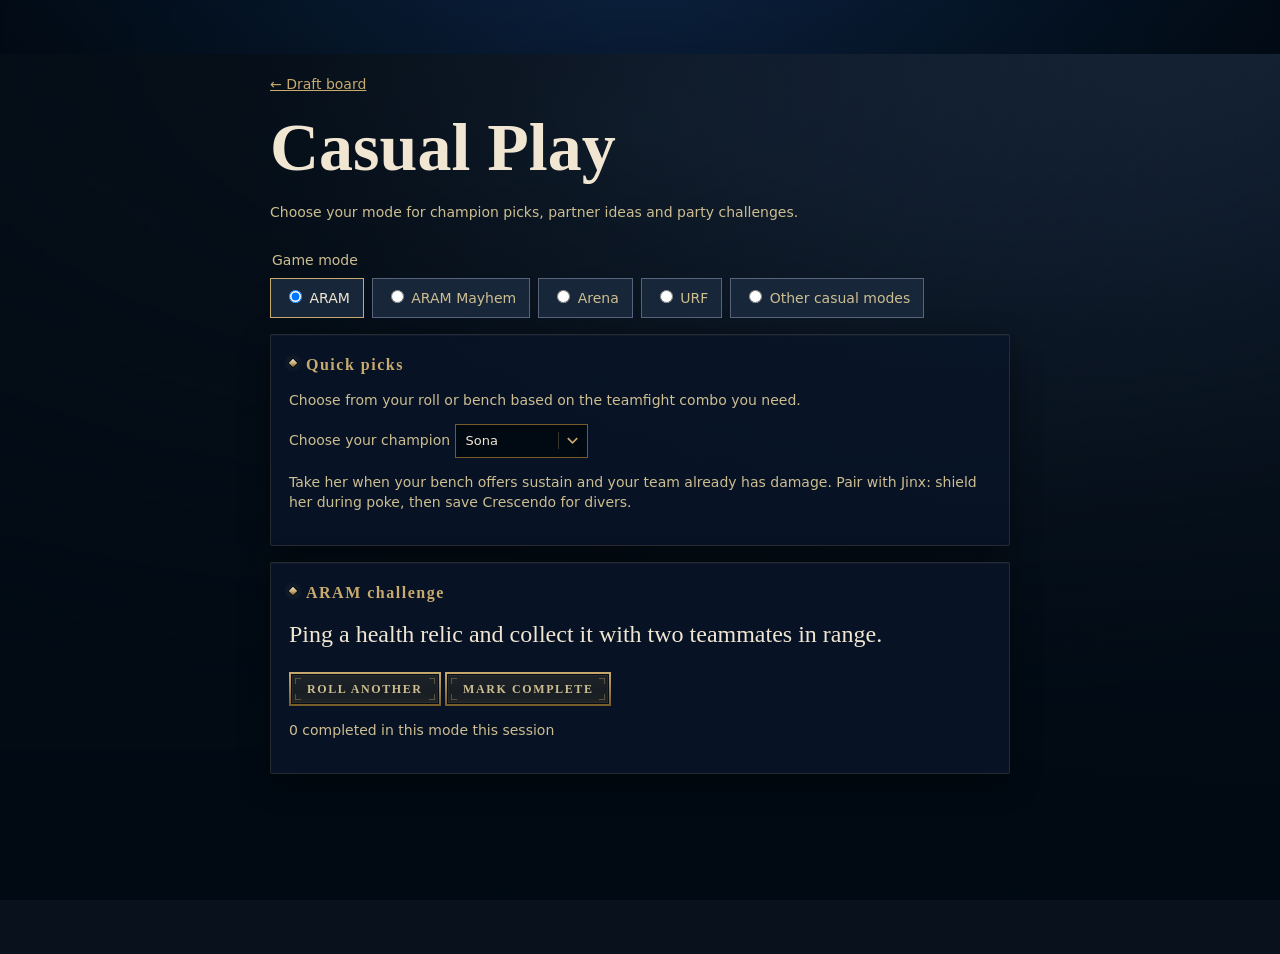
<file: casual.html>
<!doctype html>
<html lang="en">
<head>
<meta charset="utf-8">
<meta name="viewport" content="width=device-width,initial-scale=1">
<title>Casual Play · AI Counter Picker</title>
<link rel="stylesheet" href="style.css?v=df1beca5e9">
<style>
body { background: radial-gradient(ellipse at top right,#273954,transparent 58%),#09121c; }
main { max-width: 780px; margin: 6vh auto; padding: 20px; }
h1 { color: var(--white); font: 700 clamp(36px,7vw,68px)/1.05 Georgia,serif; margin: 18px 0; }
fieldset { display:flex; flex-wrap:wrap; gap:8px; border:0; padding:0; margin:28px 0 16px; }
legend { margin-bottom:8px; } .mode { padding:8px 13px; background:#172638; border:1px solid #56637a; cursor:pointer; }
.mode:has(:checked) { border-color:var(--gold); color:var(--gold-hi); } .card { margin:16px 0; }
#prompt { font: 24px/1.35 Georgia,serif; color:var(--white); margin:14px 0 22px; }
</style>
<script defer src="casual-lobby.js?v=df1beca5e9"></script>
<script defer src="casual.js?v=df1beca5e9"></script>
</head>
<body><main><a href="./">← Draft board</a><h1>Casual Play</h1>
<p>Choose your mode for champion picks, partner ideas and party challenges.</p>
<fieldset><legend>Game mode</legend>
<label class="mode"><input type="radio" name="mode" value="ARAM" checked> ARAM</label>
<label class="mode"><input type="radio" name="mode" value="Mayhem"> ARAM Mayhem</label>
<label class="mode"><input type="radio" name="mode" value="Arena"> Arena</label>
<label class="mode"><input type="radio" name="mode" value="URF"> URF</label>
<label class="mode"><input type="radio" name="mode" value="Other"> Other casual modes</label></fieldset>
<section class="card" id="scout"><h2 id="scoutTitle">Quick picks</h2><p id="pickNote"></p><label id="championPicker">Choose your champion <select id="champion"></select></label><div id="advice" aria-live="polite"></div></section>
<section class="card"><h2 id="heading">ARAM challenge</h2><p id="prompt" aria-live="polite"></p>
<button id="roll">Roll another</button> <button id="done">Mark complete</button><p id="score" aria-live="polite"></p></section>
</main></body></html>
</file>
<file: style.css>
:root {
  /* ---- the theme: Hextech, the default. The region themes (web/theme.js) set these on <html> ---- */
  --bg0: #010a13; --bg0-rgb: 1, 10, 19;            /* the darkest background, and dark ink on lit buttons */
  --bg1: #0a1428; --bg1-rgb: 10, 20, 40;
  --bg2: #0f1e33;
  --bg-deep: #050d18; --bg-deep-rgb: 3, 12, 24;
  --veil-rgb: 1, 6, 12;                            /* behind an open window */
  --glow1: #12305a; --glow2: #04223a;              /* the two soft glows in the page background */
  --panel: rgba(9, 20, 40, 0.86);
  --face: #1e2328; --face2: #141a20;               /* button faces */
  --surface: #0f1c30; --surface2: #0a1424; --surface-hi: #1b2a3f; --surface-hi2: #0d1829;   /* suggestion cards */
  --chip-bg: #0a1322; --field: #102038; --field2: #07111f; --rail: #0b111b; --rail2: #0b1521; --kbd: #0c1626;
  --accent: #c8aa6e; --accent-rgb: 200, 170, 110;  /* frames, titles, corner marks (gold) */
  --accent-hi: #f0e6d2; --accent-hi-rgb: 240, 230, 210;
  --accent-dk: #785a28; --accent-dk-rgb: 120, 90, 40;
  --accent-mid: #a08443; --accent-soft: #e0c88f; --accent-shade: #8f7340; --accent-deep: #463714;
  --accent-ink: #3c2d10; --accent-ink-rgb: 60, 45, 16;
  --accent-glint-rgb: 255, 250, 235; --accent-lit-rgb: 255, 252, 240;
  --energy: #0ac8b9; --energy-rgb: 10, 200, 185;   /* the glow: main buttons, switches, crystals (teal) */
  --energy-hi: #cdfafa; --energy-hi-rgb: 205, 250, 250;
  --energy-dk: #005a82; --energy-dk-rgb: 0, 90, 130;
  --energy-pale: #f0fdfd; --energy-glint: #e0fffd; --energy-lit: #f0fafa;
  --energy-face: #0a323c; --energy-face2: #091428; --energy-face-hi: #0d4552; --energy-face-hi2: #0a1e36;
  --energy-r: #2fd6c8; --energy-r2: #0a8c82;
  --text: #cdbe91;
  --text-dim: #8c8a82;
  --white: #f0e6d2;
  --chev: url("data:image/svg+xml,%3Csvg xmlns='http://www.w3.org/2000/svg' viewBox='0 0 12 8'%3E%3Cpath d='M1.5 1.5 6 6l4.5-4.5' fill='none' stroke='%23c8aa6e' stroke-width='1.8' stroke-linecap='square'/%3E%3C/svg%3E");
  --chev-hi: url("data:image/svg+xml,%3Csvg xmlns='http://www.w3.org/2000/svg' viewBox='0 0 12 8'%3E%3Cpath d='M1.5 1.5 6 6l4.5-4.5' fill='none' stroke='%23f0e6d2' stroke-width='1.8' stroke-linecap='square'/%3E%3C/svg%3E");
  --search-icon: url("data:image/svg+xml,%3Csvg xmlns='http://www.w3.org/2000/svg' viewBox='0 0 24 24' fill='none' stroke='%23c8aa6e' stroke-width='2.2' stroke-linecap='round'%3E%3Ccircle cx='10.5' cy='10.5' r='6.5'/%3E%3Cpath d='M15.5 15.5 21 21'/%3E%3C/svg%3E");
  --art: none; --art-pos: center 25%; --art-opacity: .58;   /* the region's picture behind everything, dimmed */
  /* the names the rest of the stylesheet uses */
  --gold: var(--accent); --gold-hi: var(--accent-hi); --gold-dk: var(--accent-dk);
  --line: #2a2f38;
  /* the teams and good/bad: the same in every theme */
  --blue: #0ac8b9;
  --blue-dk: #005a82;
  --red: #e84057;
  --red-dk: #6a1424;
  --good: #3fd28a;
  --bad: #ff5c6c;
  /* one look on every page: the same frame colour, corners, control heights and motion */
  --edge: rgba(var(--accent-rgb), 0.16);   /* panel frames: faint gold, like the client */
  --edge-hi: var(--accent-dk);                  /* control frames */
  --well: var(--bg0);                     /* inside of text boxes and dropdowns */
  --radius: 2px;
  --ctl: 34px;      /* buttons, dropdowns, text boxes */
  --ctl-sm: 28px;   /* small toggles and tools */
  --ctl-lg: 52px;   /* the champion search box */
  --head-h: 59px;   /* the header's real height (measured by the page), for things pinned under it */
  --ease: cubic-bezier(.2, .7, .2, 1);
  --spring: cubic-bezier(.34, 1.56, .64, 1);   /* a small overshoot: switch knobs, reticles */
  --t: .18s;
  --gem: linear-gradient(135deg, var(--accent-hi), var(--accent) 55%, var(--accent-dk));   /* the gold diamond used for knobs and marks */
  --shadow: 0 8px 30px rgba(0, 0, 0, 0.45);
}

* { box-sizing: border-box; }
html, body { margin: 0; }
html { background: var(--bg0); }
body {
  color: var(--text);
  font: 14px/1.45 Inter, system-ui, "Segoe UI", sans-serif;
  min-height: 100vh;
}
/* Behind everything, three layers pinned to the window: the page's soft glows, the theme's picture (a
   region's champion art, set by web/theme.js) dimmed, and a darker wash on top, heaviest at the edges and
   the bottom, that keeps every word easy to read. Being pinned layers, scrolling never repaints them.
   (No blur on them, and no see-through blur on bars or windows anywhere: a full-window blur is redrawn
   on every frame and made switching themes lag.) */
html::before, body::before, body::after { content: ""; position: fixed; inset: 0; z-index: -1; pointer-events: none; }
html::before {
  background: radial-gradient(1200px 600px at 50% -10%, var(--glow1) 0%, transparent 60%),
              radial-gradient(900px 500px at 0% 100%, var(--glow2) 0%, transparent 60%),
              linear-gradient(180deg, var(--bg0), var(--bg-deep) 60%, var(--bg0));
}
body::before {
  background: var(--art) var(--art-pos) / cover no-repeat;
  opacity: var(--art-opacity); will-change: opacity;
  transition: opacity .45s var(--ease);
}
body::after {
  background:
    radial-gradient(125% 90% at 50% 15%, rgba(var(--bg0-rgb), .05), rgba(var(--bg0-rgb), .72) 75%),
    linear-gradient(180deg, rgba(var(--bg0-rgb), .12), rgba(var(--bg0-rgb), .36) 50%, rgba(var(--bg0-rgb), .74));
}
/* the region's champions take turns (theme.js). Two pictures: the page's own (body::before) and a layer
   just above it (.art-fade), both under the dark wash. The one coming in fades in evenly while the other
   holds on and goes late, so together they stay as bright as one picture, with no dip halfway. */
.art-fade { position: fixed; inset: 0; z-index: -1; pointer-events: none; opacity: 0; background: center 20% / cover no-repeat;
  will-change: opacity; transition: opacity var(--art-fade, 1.5s) ease-in; }
.art-fade.on { opacity: var(--art-opacity); transition-timing-function: linear; }
html.art-out body::before { opacity: 0; transition: opacity var(--art-fade, 1.5s) ease-in; }
html.art-back body::before { transition: opacity var(--art-fade, 1.5s) linear; }
/* switching themes: the pictures go quickly (after the rules above, so this wins), then the new theme's comes in */
html.theme-swap body::before, html.theme-swap .art-fade { opacity: 0; transition: opacity .2s var(--ease); }
a { color: var(--gold); }
button, select, input { font: inherit; }
kbd { border: 1px solid var(--gold-dk); border-bottom-width: 2px; border-radius: var(--radius); padding: 0 4px; font-size: 11px; color: var(--gold); background: var(--kbd); }
* { scrollbar-width: thin; scrollbar-color: var(--edge-hi) transparent; }
::selection { background: rgba(var(--accent-rgb), .35); color: #fff; }
:focus-visible { outline: 1px solid var(--energy); outline-offset: 2px; }
a:has(> button) { display: inline-flex; text-decoration: none; }
@keyframes rise { from { opacity: 0; transform: translateY(6px); } }
@keyframes fade { from { opacity: 0; } }

/* ---------------------------------------------------------------- header */
header.top {
  display: flex; align-items: center; gap: 18px; padding: 0 20px; min-height: 58px;
  border-bottom: 1px solid rgba(var(--accent-dk-rgb), .35);
  background: linear-gradient(180deg, rgba(var(--bg0-rgb), .74), rgba(var(--bg1-rgb), .66));
  position: sticky; top: 0; z-index: 20;
}
/* a gold filigree line under the header, brightest in the middle, with a diamond set in it */
header.top::after {
  content: ""; position: absolute; left: 0; right: 0; bottom: -1px; height: 1px; pointer-events: none;
  background: linear-gradient(90deg, transparent, var(--accent-dk) 18%, var(--accent) 42%, var(--accent-hi) 50%, var(--accent) 58%, var(--accent-dk) 82%, transparent);
}
header.top::before {
  content: ""; position: absolute; left: 50%; bottom: -4px; width: 7px; height: 7px; margin-left: -3.5px; pointer-events: none;
  transform: rotate(45deg); background: var(--gem); box-shadow: 0 0 0 1px var(--bg0), 0 0 10px rgba(var(--accent-rgb), .55);
}
.brand { display: flex; align-items: center; gap: 10px; font-family: Cinzel, serif; font-weight: 800; letter-spacing: 2px; color: var(--gold-hi); font-size: 18px; white-space: nowrap; text-decoration: none; }
a.brand:hover { color: #fff; text-shadow: 0 0 14px rgba(var(--accent-rgb), .45); }
a.brand:focus-visible { outline: 1px solid var(--energy); outline-offset: 4px; }
.logo { width: 22px; height: 22px; transform: rotate(45deg); border: 2px solid var(--gold); box-shadow: inset 0 0 0 3px var(--bg0), inset 0 0 0 6px var(--energy); }
.data { flex: 1; color: var(--text-dim); font-size: 12.5px; overflow: hidden; text-overflow: ellipsis; white-space: nowrap; }
.actions { display: flex; gap: 8px; }
/* League-client style ("hextech") controls: square, gold gradient frame, Cinzel lettering.
   The artsy layer: a dark inner hairline, gold corner marks that brighten and open out on hover,
   a sheen that sweeps across the face, a soft glow, and a spark where you click (fx.js). */
button {
  --tint: var(--accent-hi-rgb);              /* hover light and sheen (r, g, b) */
  --mark: rgba(var(--accent-rgb), .9);    /* the corner marks */
  position: relative; isolation: isolate; cursor: pointer; border-radius: 0;
  display: inline-flex; align-items: center; justify-content: center; gap: 6px; vertical-align: middle;
  min-height: var(--ctl); padding: 0 16px; line-height: 1.1; white-space: nowrap;
  font-family: Cinzel, Georgia, serif; font-weight: 700; font-size: 12px; letter-spacing: 1.6px; text-transform: uppercase;
  color: var(--text);
  border: 2px solid transparent;
  background:
    linear-gradient(180deg, var(--face), var(--face2)) padding-box,
    linear-gradient(180deg, var(--accent) 0%, var(--accent-dk) 100%) border-box;
  box-shadow: inset 0 0 0 1px rgba(var(--bg0-rgb), .9), inset 0 0 0 2px rgba(var(--accent-rgb), .06), inset 0 -10px 14px -10px rgba(var(--accent-rgb), .18);
  transition: color var(--t) var(--ease), box-shadow var(--t) var(--ease), text-shadow var(--t) var(--ease), transform .12s var(--ease);
}
/* hover light + a sheen sweeping left to right under the label (gradients can't animate, their position can) */
button::before {
  content: ""; position: absolute; inset: 0; z-index: -1; pointer-events: none; opacity: 0;
  background:
    linear-gradient(105deg, transparent 38%, rgba(var(--tint), .1) 45%, rgba(var(--tint), .3) 50%, rgba(var(--tint), .1) 55%, transparent 62%) 150% 0 / 250% 100% no-repeat,
    linear-gradient(180deg, rgba(var(--tint), .1), rgba(var(--tint), 0) 75%);
  transition: opacity var(--t) var(--ease), background-position 0s .25s;   /* (resets once faded out) */
}
button:hover::before { opacity: 1; background-position: -50% 0, 0 0; transition: opacity var(--t) var(--ease), background-position .8s var(--ease); }
/* four gold corner marks, like the filigree on the client's frames */
button::after {
  content: ""; position: absolute; inset: 4px; z-index: -1; pointer-events: none; opacity: .4;
  background:
    linear-gradient(var(--mark), var(--mark)) left top / 6px 1px, linear-gradient(var(--mark), var(--mark)) left top / 1px 6px,
    linear-gradient(var(--mark), var(--mark)) right top / 6px 1px, linear-gradient(var(--mark), var(--mark)) right top / 1px 6px,
    linear-gradient(var(--mark), var(--mark)) left bottom / 6px 1px, linear-gradient(var(--mark), var(--mark)) left bottom / 1px 6px,
    linear-gradient(var(--mark), var(--mark)) right bottom / 6px 1px, linear-gradient(var(--mark), var(--mark)) right bottom / 1px 6px;
  background-repeat: no-repeat;
  transition: inset .22s var(--ease), opacity var(--t) var(--ease);
}
button:hover::after { inset: 2px; opacity: 1; }
button:hover {
  color: var(--accent-hi); text-shadow: 0 0 10px rgba(var(--tint), .35);
  background:
    linear-gradient(180deg, var(--face), var(--face2)) padding-box,
    linear-gradient(180deg, var(--accent-hi) 0%, var(--accent) 55%, var(--accent-dk) 100%) border-box;
  box-shadow: inset 0 0 0 1px rgba(var(--bg0-rgb), .9), inset 0 0 0 2px rgba(var(--accent-rgb), .1), inset 0 -14px 18px -12px rgba(var(--accent-hi-rgb), .25), 0 0 14px rgba(var(--accent-rgb), .28);
}
button:active { transform: translateY(1px) scale(.985); color: #a09b8c; text-shadow: none; box-shadow: inset 0 0 0 1px rgba(var(--bg0-rgb), .9), inset 0 6px 12px rgba(0, 0, 0, .55); }
button:active::after { inset: 5px; transition-duration: .06s; }
button:disabled { cursor: default; color: #5b5a56; text-shadow: none; background: linear-gradient(var(--face), var(--face)) padding-box, linear-gradient(#3c3c41, #3c3c41) border-box; box-shadow: none; }
button:disabled::before, button:disabled::after { display: none; }
/* the main actions: teal "lock in" button, with a slow hextech glow breathing at its base */
button.gold {
  --tint: var(--energy-hi-rgb); --mark: rgba(var(--energy-rgb), .95);
  color: var(--energy-hi);
  background:
    linear-gradient(180deg, var(--energy-face) 0%, var(--energy-face2) 100%) padding-box,
    linear-gradient(180deg, var(--accent) 0%, var(--accent-dk) 100%) border-box;
  box-shadow: inset 0 0 0 1px rgba(var(--bg0-rgb), .9), inset 0 -12px 18px -10px rgba(var(--energy-rgb), .45);
  animation: breathe 3.2s ease-in-out infinite;
}
@keyframes breathe { 50% { box-shadow: inset 0 0 0 1px rgba(var(--bg0-rgb), .9), inset 0 -14px 20px -10px rgba(var(--energy-rgb), .62), 0 0 10px rgba(var(--energy-rgb), .14); } }
button.gold:hover {
  color: var(--energy-lit); animation: none;
  background:
    linear-gradient(180deg, var(--energy-face-hi) 0%, var(--energy-face-hi2) 100%) padding-box,
    linear-gradient(180deg, var(--accent-hi) 0%, var(--accent) 55%, var(--accent-dk) 100%) border-box;
  box-shadow: inset 0 0 0 1px rgba(var(--bg0-rgb), .9), inset 0 -14px 20px -10px rgba(var(--energy-rgb), .7), 0 0 16px rgba(var(--energy-rgb), .35);
}
/* small icon buttons and tight toggles: no corner marks (too little room) */
button.mini::after, .modal-x::after, .role-tabs button::after, .seg button::after { display: none; }
/* dropdowns, text boxes and checkboxes to match: same height and frame as the buttons */
/* dropdowns: a dark well, an engraved divider and a gold chevron that lights up on hover */
select {
  appearance: none; -webkit-appearance: none; border-radius: 0; cursor: pointer; height: var(--ctl); font-size: 13px;
  background-color: var(--well);
  background-image: var(--chev),
    linear-gradient(rgba(var(--accent-rgb), .28), rgba(var(--accent-rgb), .28)) !important;
  background-repeat: no-repeat !important; background-position: right 9px center, right 28px center !important;
  background-size: 11px 8px, 1px 54% !important;
  color: var(--accent-hi) !important; border: 1px solid var(--accent-dk) !important; padding: 0 38px 0 10px !important;
  box-shadow: inset 0 0 0 1px rgba(var(--bg0-rgb), .9), inset 0 8px 14px -10px rgba(0, 0, 0, .8);
  transition: border-color var(--t) var(--ease), box-shadow var(--t) var(--ease);
}
select:hover, select:focus {
  border-color: var(--accent) !important; outline: none;
  background-image: var(--chev-hi),
    linear-gradient(rgba(var(--accent-rgb), .5), rgba(var(--accent-rgb), .5)) !important;
  box-shadow: inset 0 0 0 1px rgba(var(--bg0-rgb), .9), 0 0 0 1px rgba(var(--accent-rgb), .14), 0 0 12px rgba(var(--accent-rgb), .24);
}
select option { background: var(--bg0); color: var(--accent-hi); }
input[type="text"], input[type="search"], input[type="password"], input[type="number"], input:not([type]) {
  appearance: none; -webkit-appearance: none; height: var(--ctl); padding: 0 10px; font-size: 13.5px;
  color: var(--white); background: var(--well); border: 1px solid var(--edge-hi); border-radius: 0; outline: none;
  transition: border-color var(--t) var(--ease), box-shadow var(--t) var(--ease);
}
input[type="text"]:hover, input[type="search"]:hover, input[type="password"]:hover, input[type="number"]:hover, input:not([type]):hover { border-color: var(--accent-mid); }
input[type="text"]:focus, input[type="search"]:focus, input[type="password"]:focus, input[type="number"]:focus, input:not([type]):focus {
  border-color: var(--gold); box-shadow: 0 0 0 1px rgba(var(--accent-rgb), .2), 0 0 14px rgba(var(--accent-rgb), .16);
}
input::placeholder { color: #5f6266; }
/* switches: an engraved rail with a diamond knob that springs across; off = cold steel, on = a lit
   hextech crystal with teal energy filling the rail behind it */
input[type="checkbox"] {
  appearance: none; -webkit-appearance: none; position: relative; flex: none; margin: 0; cursor: pointer;
  width: 36px; height: 18px; vertical-align: middle;
  border: 1px solid var(--accent-dk); border-radius: 0;
  background: linear-gradient(180deg, var(--bg0), var(--rail2));
  box-shadow: inset 0 0 0 1px rgba(var(--bg0-rgb), .9), inset 0 3px 6px rgba(0, 0, 0, .7);
  transition: border-color var(--t) var(--ease), box-shadow .25s var(--ease), background-color .25s var(--ease);
}
input[type="checkbox"]::after {   /* the groove the knob runs in, with a notch at each end */
  content: ""; position: absolute; left: 5px; right: 5px; top: 50%; height: 1px; margin-top: -.5px;
  background: linear-gradient(90deg, rgba(var(--accent-rgb), .35) 0 2px, rgba(var(--accent-rgb), .16) 2px calc(100% - 2px), rgba(var(--accent-rgb), .35) calc(100% - 2px));
  transition: background .25s var(--ease);
}
input[type="checkbox"]::before {   /* the knob */
  content: ""; position: absolute; z-index: 1; top: 50%; left: 3px; width: 10px; height: 10px; margin-top: -5px;
  transform: rotate(45deg);
  background: linear-gradient(135deg, #a09b8c, #5b5a56 55%, #2b2e33);
  border: 1px solid var(--bg0); box-shadow: 0 0 0 1px var(--accent-dk), 0 2px 3px rgba(0, 0, 0, .6);
  transition: transform .32s var(--spring), background .2s var(--ease), box-shadow .25s var(--ease);
}
input[type="checkbox"]:hover, label.chk:hover input[type="checkbox"], label.check:hover input[type="checkbox"] {
  border-color: var(--accent); box-shadow: inset 0 0 0 1px rgba(var(--bg0-rgb), .9), inset 0 3px 6px rgba(0, 0, 0, .7), 0 0 10px rgba(var(--accent-rgb), .22);
}
input[type="checkbox"]:checked {
  border-color: var(--accent);
  background: linear-gradient(90deg, rgba(var(--energy-rgb), .5), rgba(var(--energy-dk-rgb), .45) 62%, rgba(var(--bg0-rgb), .95)), var(--bg0);
  box-shadow: inset 0 0 0 1px rgba(var(--bg0-rgb), .85), inset 0 0 10px rgba(var(--energy-rgb), .3), 0 0 12px rgba(var(--energy-rgb), .22);
}
input[type="checkbox"]:checked::after { background: linear-gradient(90deg, rgba(var(--energy-hi-rgb), .5) 0 2px, rgba(var(--energy-hi-rgb), .2) 2px calc(100% - 2px), rgba(var(--energy-hi-rgb), .5) calc(100% - 2px)); }
input[type="checkbox"]:checked::before {
  transform: translateX(18px) rotate(45deg);
  background: linear-gradient(135deg, var(--energy-pale), var(--energy) 50%, var(--energy-dk));
  box-shadow: 0 0 0 1px var(--accent), 0 0 8px rgba(var(--energy-rgb), .95), 0 0 16px rgba(var(--energy-rgb), .45);
}
input[type="checkbox"]:active::before { transition-duration: .12s; box-shadow: 0 0 0 1px var(--accent-hi), 0 0 12px rgba(var(--accent-hi-rgb), .6); }
input[type="checkbox"]:focus-visible { outline: 1px solid var(--energy); outline-offset: 3px; }
label.chk, label.check { cursor: pointer; user-select: none; }
label.chk:hover, label.check:hover { color: var(--gold-hi) !important; }
/* sliders: a dark rail filled with gold up to a diamond thumb (fx.js keeps --from/--to in step;
   a slider that runs through 0, like gold difference, fills from the middle) */
input[type="range"] { -webkit-appearance: none; appearance: none; height: 18px; background: transparent; cursor: pointer; }
input[type="range"]::-webkit-slider-runnable-track {
  height: 4px; border: 1px solid var(--accent-deep);
  background: linear-gradient(90deg, transparent var(--from, 0%), var(--accent-mid) var(--from, 0%), var(--accent-soft) var(--to, 0%), transparent var(--to, 0%)), var(--face);
}
input[type="range"]::-moz-range-track {
  height: 4px; border: 1px solid var(--accent-deep);
  background: linear-gradient(90deg, transparent var(--from, 0%), var(--accent-mid) var(--from, 0%), var(--accent-soft) var(--to, 0%), transparent var(--to, 0%)), var(--face);
}
input[type="range"]::-moz-range-progress { background: transparent; }
input[type="range"]::-webkit-slider-thumb {
  -webkit-appearance: none; width: 13px; height: 13px; margin-top: -6px; transform: rotate(45deg);
  background: var(--gem); border: 1px solid var(--bg0);
  box-shadow: 0 0 0 1px var(--accent-dk), 0 0 8px rgba(var(--accent-rgb), .35); transition: box-shadow var(--t) var(--ease), transform .2s var(--spring);
}
input[type="range"]::-moz-range-thumb {
  width: 12px; height: 12px; border-radius: 0; transform: rotate(45deg);
  background: var(--gem); border: 1px solid var(--bg0); box-shadow: 0 0 0 1px var(--accent-dk);
}
input[type="range"]:hover::-webkit-slider-thumb, input[type="range"]:focus-visible::-webkit-slider-thumb { box-shadow: 0 0 0 1px var(--accent), 0 0 12px rgba(var(--accent-rgb), .6); }
input[type="range"]:active::-webkit-slider-thumb { transform: rotate(45deg) scale(1.25); box-shadow: 0 0 0 1px var(--accent-hi), 0 0 14px rgba(var(--accent-hi-rgb), .7); }

/* ------------------------------------------------------------------ keys */
/* the keyboard, in one quiet line right under the header */
.keys {
  display: flex; flex-wrap: wrap; align-items: center; justify-content: center; gap: 4px 0; padding: 6px 20px;
  border-bottom: 1px solid var(--edge); background: rgba(var(--bg0-rgb), .72); font-size: 12px; color: var(--text-dim);
}
.keys > span { display: inline-flex; align-items: center; gap: 4px; white-space: nowrap; }
.keys > span.data { margin-left: auto; flex: 0 1 auto; min-width: 0; display: block; overflow: hidden; text-overflow: ellipsis; color: var(--text-dim); font-size: 11.5px; }
.keys > span.data::before { display: none; }
.keys > span + span::before {   /* a small gold diamond between the keys */
  content: ""; width: 4px; height: 4px; margin: 0 12px; transform: rotate(45deg); background: var(--accent-dk);
}
.keys i { color: var(--gold); font-style: normal; font-weight: 600; }
.keys kbd { font-size: 11px; line-height: 16px; }

/* -------------------------------------------------------------- settings */
/* The League client and the mode, then your seat (side, role, pick order) and your champions. What you
   change most is a row of big one-click buttons, the current choice lit; the names around them are quiet. */
.settings, .solobar {
  display: flex; flex-wrap: wrap; align-items: center; gap: 10px 28px; padding: 10px 20px; min-height: 62px;
  border-bottom: 1px solid var(--edge); background: rgba(var(--bg0-rgb), 0.55); font-size: 13px;
}
.settings label, .solobar label { display: flex; align-items: center; gap: 8px; color: var(--text-dim); }
/* a switch that's on says so in bright, bold letters */
.settings label.chk:has(input:checked), .solobar label.chk:has(input:checked), .client .chk:has(input:checked) { color: var(--gold-hi); font-weight: 600; }
select { max-width: 210px; }
.chk input { accent-color: var(--gold); }
.fearless { margin-left: auto; color: var(--text-dim); max-width: 100%; }
.fearless .game { color: var(--gold-hi); font-weight: 700; margin-right: 8px; }
#fearlessList .chip { margin: 2px; }
.solo-switch { color: var(--gold-hi) !important; font-weight: 600; font-size: 13.5px; }
body.solo .pro-only, body:not(.solo) .solo-only { display: none !important; }
.field { display: flex; align-items: center; gap: 12px; }
.field-name { font: 700 11px/1.2 Cinzel, Georgia, serif; letter-spacing: 1.6px; text-transform: uppercase; color: var(--text-dim); white-space: nowrap; }
.seg.big button, .seg.mid button { min-height: 40px; font-size: 13px; }
.seg.big button { padding: 0 18px; letter-spacing: 1.8px; }
.seg.mid button { min-width: 46px; padding: 0 10px; letter-spacing: 1px; }
.seg.big button:not(.on), .seg.mid button:not(.on) { color: var(--text-dim); }
.seg.big button:not(.on):hover, .seg.mid button:not(.on):hover { color: var(--accent-hi); }
.seg button.on { z-index: 1; }   /* (its frame over its neighbours') */
/* your side, lit in its team's colour */
.side-seg button.on[data-v="B"], .side-seg button.on[data-v="B"]:hover {
  --tint: 205, 250, 250; color: #e0fffd; text-shadow: 0 0 8px rgba(10, 200, 185, .7);
  background: linear-gradient(180deg, #0f5a66 0%, #0a2f40 55%, #0a1e36 100%) padding-box, linear-gradient(180deg, #5ff5e8, #0ac8b9 45%, #005a82) border-box;
  box-shadow: inset 0 0 0 1px rgba(var(--bg0-rgb), .85), inset 0 -14px 20px -10px rgba(10, 200, 185, .75), 0 0 16px rgba(10, 200, 185, .4);
}
.side-seg button.on[data-v="R"], .side-seg button.on[data-v="R"]:hover {
  --tint: 255, 214, 220; color: #ffe2e7; text-shadow: 0 0 8px rgba(232, 64, 87, .7);
  background: linear-gradient(180deg, #6a1a2a 0%, #3a1019 55%, #1e0a12 100%) padding-box, linear-gradient(180deg, #ff8a9b, #e84057 45%, #6a1424) border-box;
  box-shadow: inset 0 0 0 1px rgba(var(--bg0-rgb), .85), inset 0 -14px 20px -10px rgba(232, 64, 87, .75), 0 0 16px rgba(232, 64, 87, .4);
}
/* a suggestion that's banned in your game: one click takes it out */
.rec .ban-it { position: absolute; left: 4px; bottom: 4px; width: 22px; height: 22px; font-size: 13px; opacity: 0; transition: opacity var(--t) var(--ease), color var(--t) var(--ease), box-shadow var(--t) var(--ease); }
.rec:hover .ban-it, .rec .ban-it:focus-visible { opacity: 1; }
@media (hover: none) { .rec .ban-it { opacity: .8; } }
.rec .ban-it:hover { color: #ffd6dc; box-shadow: inset 0 0 0 1px rgba(var(--bg0-rgb), .9), inset 0 -10px 14px -8px rgba(232, 64, 87, .6), 0 0 12px rgba(232, 64, 87, .35); }
.suggest li.multi { flex-wrap: wrap; gap: 6px 8px; padding: 6px 10px; }
.suggest li.multi img { width: 26px; height: 26px; }
.suggest li.multi > span:not(.enter) { flex: 1 1 160px; color: var(--white); }
.solobar { background: rgba(var(--accent-rgb), 0.04); animation: fade .25s var(--ease); }
.solobar[hidden] { display: none; }
.pool { flex: 1 1 380px; min-width: 0; overflow: hidden; color: var(--text-dim); font-size: 12px; }
/* your champions on one line; when they don't fit, the line slides slowly back and forth (hover to stop it) */
.pool-track { display: inline-flex; align-items: center; white-space: nowrap; will-change: transform; }
.pool-track .chip { flex: none; margin-top: 0; margin-bottom: 0; }
.pool-src { flex: none; margin-left: 4px; }
.pool.moving { -webkit-mask-image: linear-gradient(90deg, transparent, #000 16px, #000 calc(100% - 16px), transparent); mask-image: linear-gradient(90deg, transparent, #000 16px, #000 calc(100% - 16px), transparent); }
.pool.moving .pool-track { padding: 0 16px; animation: pingpong var(--dur, 10s) ease-in-out infinite alternate; }
.pool.moving:hover .pool-track, .pool.moving:focus-within .pool-track { animation-play-state: paused; }
@keyframes pingpong { 0%, 12% { transform: translateX(0); } 88%, 100% { transform: translateX(calc(var(--shift, 0px) - 32px)); } }
.pool .chip { height: 30px; font-size: 12.5px; font-weight: 600; cursor: pointer; user-select: none; transition: opacity var(--t) var(--ease), border-color var(--t) var(--ease); }
.pool .chip img { width: 24px; height: 24px; }
.pool .chip:hover { border-color: var(--gold); }
.pool .chip.off { opacity: .38; text-decoration: line-through; }
.pool .chip .n { color: var(--text-dim); font-weight: 400; }
.pool-note { margin: 8px 0 0; color: var(--text-dim); font-size: 12.5px; }
.pool-note b { color: var(--gold-hi); font-weight: 600; }
.start-card {
  border: 1px solid var(--edge-hi); border-radius: var(--radius); padding: 18px 18px 16px; margin-bottom: 12px; text-align: center;
  background: linear-gradient(180deg, rgba(var(--accent-rgb), .09), rgba(var(--bg0-rgb), .55));
  box-shadow: inset 0 0 0 1px rgba(var(--bg0-rgb), .8), var(--shadow); animation: rise .3s var(--ease);
}
.start-card[hidden], .phase[hidden] { display: none; }
.phase > span:first-child { white-space: nowrap; }
.start-card h2 { margin: 0 0 4px; font-family: Cinzel, serif; color: var(--gold-hi); font-size: 18px; letter-spacing: 1.5px; }
.start-card p { margin: 4px 0 12px; color: var(--text-dim); font-size: 13px; }
.start-card .row { display: flex; flex-wrap: wrap; gap: 10px; justify-content: center; align-items: center; margin: 8px 0; }
.start-card .row > span { color: var(--text-dim); font-size: 13px; }
.start-card .team-btn, .start-card .mode-btn { flex-direction: column; gap: 0; white-space: normal; }
.start-card .team-btn { min-width: 200px; min-height: 60px; padding: 8px 20px; font-size: 15px; letter-spacing: 2.5px; }
.start-card .team-btn small, .start-card .mode-btn small {
  display: block; font-family: Inter, system-ui, sans-serif; font-weight: 500; letter-spacing: .2px; text-transform: none;
  color: var(--text-dim); font-size: 11.5px; margin-top: 3px;
}
/* the big choices: their corner marks open out into a reticle that locks onto the one under the mouse */
.start-card .team-btn::after, .start-card .mode-btn::after {
  inset: 6px; opacity: .55;
  background-size: 10px 1px, 1px 10px, 10px 1px, 1px 10px, 10px 1px, 1px 10px, 10px 1px, 1px 10px;
  transition: inset .34s var(--spring), opacity var(--t) var(--ease);
}
.start-card .team-btn:hover::after { inset: -7px; opacity: 1; }
.start-card .mode-btn:hover::after { inset: 3px; opacity: 1; }
.start-card .team-btn:active::after { inset: -3px; }
.start-card .team-btn { --mark: rgba(var(--accent-rgb), .95); }
.start-card .team-btn.blue { --tint: 205, 250, 250; --mark: rgba(10, 200, 185, .95); }
.start-card .team-btn.red { --tint: 255, 214, 220; --mark: rgba(232, 64, 87, .95); }
.start-card .team-btn.blue {
  color: #0ac8b9;
  background: linear-gradient(180deg, #0a2a33, #091428) padding-box, linear-gradient(180deg, #0ac8b9, #005a82) border-box;
  box-shadow: inset 0 0 0 1px rgba(var(--bg0-rgb), .9), inset 0 -14px 20px -12px rgba(10, 200, 185, .5);
}
.start-card .team-btn.blue:hover { color: #cdfafa; box-shadow: inset 0 0 0 1px rgba(var(--bg0-rgb), .9), inset 0 -16px 22px -10px rgba(10, 200, 185, .75), 0 0 18px rgba(10, 200, 185, .4); }
.start-card .team-btn.red {
  color: #ff8a9b;
  background: linear-gradient(180deg, #33101a, #180a10) padding-box, linear-gradient(180deg, #e84057, #6a1424) border-box;
  box-shadow: inset 0 0 0 1px rgba(var(--bg0-rgb), .9), inset 0 -14px 20px -12px rgba(232, 64, 87, .5);
}
.start-card .team-btn.red:hover { color: #ffd6dc; box-shadow: inset 0 0 0 1px rgba(var(--bg0-rgb), .9), inset 0 -16px 22px -10px rgba(232, 64, 87, .75), 0 0 18px rgba(232, 64, 87, .4); }
.start-card .slot-btn { min-width: var(--ctl); padding: 0 10px; }
.start-card .modes { margin: 0 0 16px; gap: 0; align-items: stretch; }
.start-card .modes .mode-btn + .mode-btn { margin-left: -2px; }
.start-card .mode-btn { min-width: 230px; min-height: 54px; padding: 6px 16px; }
/* selected state for toggle buttons: lit gold, like a chosen tab in the client */
.role-tabs button.on, .seg button.on, .start-card .slot-btn.on, .start-card .mode-btn.on, button.mb-champ.on {
  --tint: var(--accent-lit-rgb); --mark: rgba(var(--accent-ink-rgb), .75);   /* engraved dark marks on the lit gold */
  color: var(--bg0); text-shadow: 0 1px 0 rgba(var(--accent-glint-rgb), .35);
  background: linear-gradient(180deg, var(--accent-hi) 0%, var(--accent) 45%, var(--accent-mid) 100%) padding-box,
              linear-gradient(180deg, var(--accent-hi), var(--accent-dk)) border-box;
  box-shadow: inset 0 0 0 1px rgba(var(--accent-glint-rgb), .35), inset 0 -6px 10px -6px rgba(var(--accent-ink-rgb), .5), 0 0 12px rgba(var(--accent-rgb), .35);
}
.role-tabs button.on:hover, .seg button.on:hover, .start-card .slot-btn.on:hover, .start-card .mode-btn.on:hover, button.mb-champ.on:hover {
  box-shadow: inset 0 0 0 1px rgba(var(--accent-glint-rgb), .5), inset 0 -6px 10px -6px rgba(var(--accent-ink-rgb), .5), 0 0 18px rgba(var(--accent-rgb), .5);
}
/* toggles that aren't chosen: a gold line grows under the label on hover */
.role-tabs button:not(.on)::after, .seg button:not(.on)::after {
  display: block; inset: auto 30% 3px; height: 1px; opacity: 0; background: linear-gradient(90deg, transparent, var(--gold), transparent);
  transform: scaleX(.2); transition: transform .25s var(--ease), opacity var(--t) var(--ease);
}
.role-tabs button:not(.on):hover::after, .seg button:not(.on):hover::after { opacity: 1; transform: scaleX(1.6); }
.start-card .mode-btn.on small { color: var(--accent-ink); }
.suggest li .enter { color: var(--gold); font-size: 11px; margin-left: 8px; }
/* the finished draft: each team's ways to win and lose */
.ways { display: grid; grid-template-columns: 1fr 1fr; gap: 18px; }
.ways .team-ways { border-top: 3px solid var(--blue); padding-top: 8px; min-width: 0; }
.ways .team-ways.R { border-top-color: var(--red); }
.ways .team-ways h3 { margin: 4px 0; display: flex; justify-content: space-between; gap: 8px; align-items: baseline; }
.ways .team-ways h3 .p { font-size: 20px; }
.ways .team-ways.B h3 .p { color: var(--blue); }
.ways .team-ways.R h3 .p { color: var(--red); }
.ways .you { font-size: 11px; color: var(--gold); border: 1px solid var(--gold-dk); border-radius: var(--radius); padding: 0 6px; margin-left: 6px; }
.ways .plan-name { color: var(--gold-hi); font-style: italic; margin: 2px 0 8px; }
.ways h4 { margin: 10px 0 4px; font-size: 13px; letter-spacing: .5px; }
.ways ul { margin: 0; padding-left: 18px; line-height: 1.5; font-size: 13.5px; }
.ways ul li { margin: 3px 0; }
.ways h4.win { color: #3ccf91; }
.ways h4.lose { color: var(--red); }
@media (max-width: 760px) { .ways { grid-template-columns: 1fr; } }
.phase .done-bans { margin-left: 12px; min-height: var(--ctl-sm); padding: 0 12px; font-size: 11px; letter-spacing: 1px; }

/* ----------------------------------------------------------------- board */
.board {
  display: grid; grid-template-columns: minmax(220px, 280px) minmax(0, 1fr) minmax(220px, 280px);
  gap: 18px; padding: 18px 20px; max-width: 1500px; margin: 0 auto;
}
.team { background: var(--panel); border: 1px solid var(--edge); border-radius: var(--radius); padding: 14px; box-shadow: var(--shadow); align-self: start; position: sticky; top: calc(var(--head-h) + 14px); }
.team.blue { border-top: 3px solid var(--blue); }
.team.red { border-top: 3px solid var(--red); }
.team-head { display: flex; align-items: center; gap: 8px; }
.team.red .team-head { justify-content: flex-end; }
.side-name { font-family: Cinzel, serif; font-weight: 800; letter-spacing: 3px; font-size: 18px; }
.blue .side-name { color: var(--blue); }
.red .side-name { color: var(--red); }
.tag { font-size: 10.5px; text-transform: uppercase; letter-spacing: 1px; color: var(--text-dim); border: 1px solid var(--edge); padding: 1px 6px; border-radius: var(--radius); }
.pct { font-weight: 700; color: var(--white); font-size: 15px; }
.blue .pct { margin-left: auto; }
.red .pct { margin-right: auto; }
.team-name { color: var(--gold); font-size: 12px; min-height: 16px; margin: 4px 0 8px; }
.team.red .team-name { text-align: right; }

.bans { display: flex; gap: 6px; margin-bottom: 12px; }
.team.red .bans { justify-content: flex-end; }
.ban {
  width: 36px; height: 36px; border: 1px solid #3a3f47; border-radius: var(--radius); background: var(--rail) center/cover;
  position: relative; filter: grayscale(1) brightness(.6);
  transition: filter var(--t) var(--ease), border-color var(--t) var(--ease);
}
.ban.filled::after { content: ""; position: absolute; inset: 0; background: linear-gradient(45deg, transparent 46%, var(--red) 47%, var(--red) 53%, transparent 54%); }
.ban.current { filter: none; border-color: var(--gold); box-shadow: 0 0 0 2px rgba(var(--accent-rgb), .35), 0 0 14px rgba(var(--accent-rgb), .45); animation: pulse 1.4s infinite; }

.picks { display: flex; flex-direction: column; gap: 8px; }
.pick {
  display: flex; align-items: center; gap: 10px; height: 64px; padding: 6px 8px; border-radius: var(--radius);
  border: 1px solid rgba(var(--accent-rgb), .1); background: linear-gradient(90deg, rgba(255, 255, 255, .02), transparent);
  position: relative; overflow: hidden;
  transition: border-color var(--t) var(--ease), box-shadow var(--t) var(--ease), opacity var(--t) var(--ease);
}
.pick.filled:hover { border-color: rgba(var(--accent-rgb), .35); }
/* a champion just locked in: a gold flash and the portrait settling into its slot */
.pick.fresh { animation: lockin .7s var(--ease) backwards; animation-delay: var(--born, 0ms); }
.pick.fresh .portrait { animation: settle .45s var(--ease) backwards; animation-delay: var(--born, 0ms); }
.ban.fresh { animation: settle .35s var(--ease) backwards; animation-delay: var(--born, 0ms); }
@keyframes lockin { from { border-color: var(--gold-hi); box-shadow: inset 0 0 0 1px rgba(var(--accent-hi-rgb), .8), inset 0 0 30px rgba(var(--accent-rgb), .35), 0 0 22px rgba(var(--accent-rgb), .45); } }
@keyframes settle { from { opacity: 0; transform: scale(1.3); } }
.team.red .pick { flex-direction: row-reverse; text-align: right; }
.pick .portrait { width: 50px; height: 50px; border-radius: 50%; border: 2px solid #3a4250; background: var(--rail) center/cover; flex: none; }
.blue .pick.filled .portrait { border-color: var(--blue); }
.red .pick.filled .portrait { border-color: var(--red); }
.pick .slot { font-size: 11px; color: var(--text-dim); text-transform: uppercase; letter-spacing: 1px; }
.pick .cname { color: var(--white); font-weight: 600; font-size: 15px; }
.pick .role { display: inline-block; margin-top: 2px; font-size: 11px; padding: 0 6px; border-radius: var(--radius); border: 1px solid var(--gold-dk); color: var(--gold); cursor: pointer; user-select: none; transition: border-color var(--t) var(--ease), color var(--t) var(--ease); }
.pick .role:hover { border-color: var(--gold); color: var(--gold-hi); }
.pick.likely { opacity: .55; border-style: dashed; }
.pick.likely .cname { color: var(--text-dim); font-weight: 500; }
.pick.current { border-color: var(--gold); box-shadow: inset 0 0 0 1px rgba(var(--accent-rgb), .4), 0 0 18px rgba(var(--accent-rgb), .25); animation: pulse 1.4s infinite; }
.pick.current .slot { color: var(--gold-hi); }
/* change your mind: swap or remove any pick, click a ban to remove it */
.pick-tools { position: absolute; top: 50%; right: 8px; display: flex; gap: 4px; z-index: 2; opacity: 0; transform: translate(4px, -50%); transition: opacity var(--t) var(--ease), transform var(--t) var(--ease); }
.team.red .pick-tools { right: auto; left: 8px; transform: translate(-4px, -50%); }
.pick:hover .pick-tools, .pick.swapping .pick-tools, .pick-tools:focus-within { opacity: 1; transform: translate(0, -50%); }
@media (hover: none) { .pick-tools { opacity: .85; transform: translate(0, -50%); } }
button.mini { width: var(--ctl-sm); height: var(--ctl-sm); min-height: 0; padding: 0; font-family: "Segoe UI Symbol", system-ui, sans-serif; font-size: 13px; letter-spacing: 0; line-height: 1; }
button.mini.del:hover { color: #ffd6dc; box-shadow: inset 0 0 0 1px rgba(var(--bg0-rgb), .9), inset 0 -10px 14px -8px rgba(232, 64, 87, .6), 0 0 12px rgba(232, 64, 87, .35); }
.pick.swapping { border-color: var(--energy); box-shadow: inset 0 0 0 1px rgba(var(--energy-rgb), .45), 0 0 18px rgba(var(--energy-rgb), .3); animation: pulse 1.4s infinite; }
.ban.filled { cursor: pointer; }
.ban.filled:hover { filter: none; border-color: var(--red); }
.ban.filled:hover::after { content: "✕"; display: grid; place-items: center; color: #ffd6dc; font-size: 17px; font-weight: 700; background: rgba(106, 20, 36, .7); }
.pick.filled::before { content: ""; position: absolute; inset: 0; background: var(--splash) center 25%/cover; opacity: .16; pointer-events: none; }
@keyframes pulse { 50% { box-shadow: inset 0 0 0 1px rgba(var(--accent-rgb), .15), 0 0 4px rgba(var(--accent-rgb), .1); } }

/* ---------------------------------------------------------------- center */
.center { min-width: 0; }
.replay { display: flex; flex-wrap: wrap; align-items: center; gap: 8px 12px; margin-bottom: 10px; padding: 8px 12px; border: 1px dashed var(--gold); border-radius: var(--radius); background: rgba(var(--accent-rgb), .07); font-size: 12.5px; color: var(--white); }
.replay[hidden] { display: none; }
.replay b { color: var(--gold-hi); }
.replay button { margin-left: auto; min-height: var(--ctl-sm); padding: 0 10px; font-size: 11px; }
.phase {
  display: flex; flex-wrap: wrap; align-items: center; justify-content: center; gap: 4px 12px; text-align: center; min-height: 54px;
  font-family: Cinzel, serif; font-weight: 800; letter-spacing: 3px; font-size: 22px; color: var(--gold-hi);
  padding: 8px 12px; border: 1px solid var(--gold-dk); border-radius: var(--radius);
  background: linear-gradient(90deg, rgba(10, 200, 185, .08), rgba(var(--bg0-rgb), .6), rgba(232, 64, 87, .08));
  box-shadow: inset 0 0 0 1px rgba(var(--bg0-rgb), .8);
  transition: border-color .3s var(--ease), color .3s var(--ease);
}
.phase.side-B { border-color: var(--blue); color: var(--blue); }
.phase.side-R { border-color: var(--red); color: var(--red); }
.phase .sub { font-family: Inter, sans-serif; font-size: 12px; letter-spacing: 1px; color: var(--text-dim); font-weight: 600; }

.winbar { position: relative; height: 22px; margin: 10px 0 12px; border-radius: 0; overflow: hidden; display: flex; border: 1px solid var(--edge-hi); background: var(--rail); box-shadow: inset 0 0 0 1px rgba(var(--bg0-rgb), .9); }
.wb-blue { background: linear-gradient(90deg, var(--blue-dk), var(--blue)); transition: width .6s var(--ease); }
.wb-red { background: linear-gradient(90deg, var(--red), var(--red-dk)); transition: width .6s var(--ease); box-shadow: inset 2px 0 0 rgba(var(--bg0-rgb), .85); }
.wb-label { position: absolute; inset: 0; display: flex; align-items: center; justify-content: center; font-weight: 700; font-size: 12px; color: #fff; text-shadow: 0 1px 2px #000; letter-spacing: .5px; }

.wb-note { margin: -6px 0 10px; text-align: center; font-size: 11.5px; color: var(--text-dim); min-height: 14px; }
/* the champion search: stays in view while you scroll the board, with a gold frame and magnifier so it's easy to find */
.search {
  --pad: 8px; position: sticky; top: var(--head-h); z-index: 15; padding: var(--pad) 0 8px; margin-top: calc(-1 * var(--pad));
  transition: background-color .15s var(--ease), box-shadow .15s var(--ease);
}
.search.stuck { background-color: rgba(var(--bg-deep-rgb), .97); box-shadow: 0 14px 16px -12px rgba(0, 0, 0, .75); }
#champInput {
  width: 100%; height: var(--ctl-lg); padding: 0 16px 0 48px; font-size: 17px; font-weight: 500; color: var(--white);
  background:
    var(--search-icon) no-repeat 16px center / 20px 20px,
    linear-gradient(180deg, var(--field), var(--field2));
  border: 1px solid var(--accent-mid); border-radius: 0; outline: none;
  box-shadow: inset 0 0 0 1px rgba(var(--bg0-rgb), .9), 0 0 0 1px rgba(var(--accent-rgb), .12), 0 0 16px rgba(var(--accent-rgb), .12);
  transition: border-color var(--t) var(--ease), box-shadow var(--t) var(--ease);
}
#champInput::placeholder { color: #b3a88a; opacity: 1; }
#champInput:hover { border-color: var(--gold); }
#champInput:focus { border-color: var(--gold-hi); box-shadow: inset 0 0 0 1px rgba(var(--bg0-rgb), .9), 0 0 0 1px rgba(var(--accent-rgb), .35), 0 0 24px rgba(var(--accent-rgb), .3); }
#champInput:focus::placeholder { color: #7d7a70; }
.suggest {
  position: absolute; left: 0; right: 0; top: calc(var(--pad, 0px) + var(--ctl-lg) + 4px); z-index: 30; list-style: none; margin: 0; padding: 4px;
  background: var(--bg-deep); border: 1px solid var(--edge-hi); border-radius: 0; box-shadow: var(--shadow);
  visibility: hidden; opacity: 0; transform: translateY(-4px);
  transition: opacity .12s var(--ease), transform .12s var(--ease), visibility 0s .12s;
}
.suggest:empty { display: none; }
.suggest.open { visibility: visible; opacity: 1; transform: none; transition: opacity .12s var(--ease), transform .12s var(--ease), visibility 0s; }
.suggest li { display: flex; align-items: center; gap: 10px; min-height: 40px; padding: 4px 10px; border-radius: 0; cursor: pointer; transition: background .1s; }
.suggest li.active, .suggest li:hover { background: linear-gradient(90deg, rgba(var(--accent-rgb), .2), rgba(var(--accent-rgb), .05)); box-shadow: inset 2px 0 0 var(--gold); }
.suggest img { width: 30px; height: 30px; border-radius: var(--radius); border: 1px solid #3a4250; }
.suggest .meta { margin-left: auto; color: var(--text-dim); font-size: 12px; }

.recs-title { margin: 16px 0 8px; font-family: Cinzel, serif; color: var(--gold); letter-spacing: 1.5px; font-weight: 700; font-size: 14px; }
.recs { display: grid; grid-template-columns: repeat(auto-fill, minmax(172px, 1fr)); gap: 10px; }
#rolePicks { order: 8; grid-column: 1 / -1; }
#rolePicks .rscore { display: block; }
.rec {
  position: relative; display: flex; gap: 10px; align-items: center; padding: 10px; cursor: pointer;
  background: linear-gradient(180deg, var(--surface), var(--surface2)); border: 1px solid var(--edge); border-radius: var(--radius);
  transition: border-color var(--t) var(--ease), transform var(--t) var(--ease), box-shadow var(--t) var(--ease);
  animation: rise .28s var(--ease) backwards;   /* the new suggestions slide in one after another */
}
.rec:nth-child(2) { animation-delay: 30ms; } .rec:nth-child(3) { animation-delay: 60ms; } .rec:nth-child(4) { animation-delay: 90ms; }
.rec:nth-child(5) { animation-delay: 120ms; } .rec:nth-child(n+6) { animation-delay: 150ms; }
.rec:hover { border-color: var(--gold); transform: translateY(-2px); box-shadow: 0 8px 20px rgba(0, 0, 0, .45), 0 0 12px rgba(var(--accent-rgb), .15); }
/* the same gold corner marks as the buttons, opening out when a suggestion is under the mouse */
.rec::before {
  --mark: rgba(var(--accent-rgb), .9);
  content: ""; position: absolute; inset: 6px; pointer-events: none; opacity: 0;
  background:
    linear-gradient(var(--mark), var(--mark)) left top / 8px 1px, linear-gradient(var(--mark), var(--mark)) left top / 1px 8px,
    linear-gradient(var(--mark), var(--mark)) right top / 8px 1px, linear-gradient(var(--mark), var(--mark)) right top / 1px 8px,
    linear-gradient(var(--mark), var(--mark)) left bottom / 8px 1px, linear-gradient(var(--mark), var(--mark)) left bottom / 1px 8px,
    linear-gradient(var(--mark), var(--mark)) right bottom / 8px 1px, linear-gradient(var(--mark), var(--mark)) right bottom / 1px 8px;
  background-repeat: no-repeat;
  transition: inset .3s var(--spring), opacity var(--t) var(--ease);
}
.rec:hover::before { opacity: 1; inset: 2px; }
.rec:active { transform: translateY(0); transition-duration: .06s; }
.rec.top { border-color: var(--gold); background: linear-gradient(180deg, var(--surface-hi), var(--surface-hi2)); box-shadow: inset 0 0 0 1px rgba(var(--accent-rgb), .12); }
.rec.top::after { content: "BEST"; position: absolute; top: -8px; right: 8px; background: linear-gradient(180deg, var(--accent-hi), var(--accent)); color: var(--bg0); font-size: 10px; font-weight: 800; letter-spacing: 1px; padding: 1px 6px; border-radius: var(--radius); }
.rec img { width: 44px; height: 44px; border-radius: var(--radius); border: 1px solid #3a4250; }
.rec .rname { color: var(--white); font-weight: 600; }
.rec .pro { font-size: 9px; font-weight: 800; letter-spacing: .8px; color: var(--energy); border: 1px solid var(--energy); border-radius: var(--radius); padding: 0 4px; vertical-align: 2px; }
.rec .sq { font-size: 9px; font-weight: 800; letter-spacing: .8px; color: var(--accent-soft); border: 1px dashed var(--accent-mid); border-radius: var(--radius); padding: 0 4px; vertical-align: 2px; white-space: nowrap; }   /* rated partly from solo queue (few pro games) */
.rec .rrole { font-size: 11px; color: var(--text-dim); }
.rec .rscore { font-size: 12px; color: var(--gold); font-weight: 700; }
.rec .rdelta.pos { color: var(--good); }
.rec .rdelta.neg { color: var(--bad); }

.grid-tools { display: flex; align-items: center; justify-content: space-between; margin: 18px 0 8px; gap: 10px; }
.role-tabs { display: flex; flex-wrap: wrap; gap: 6px; }
.role-tabs button { min-height: var(--ctl-sm); padding: 0 10px; font-size: 11px; }
.grid-count { color: var(--text-dim); font-size: 12px; }
.grid { display: grid; grid-template-columns: repeat(auto-fill, minmax(62px, 1fr)); gap: 8px; max-height: 460px; overflow-y: auto; padding: 4px; scrollbar-color: var(--gold-dk) transparent; }
.cell { text-align: center; cursor: pointer; position: relative; }
.cell img { width: 100%; aspect-ratio: 1; border-radius: var(--radius); border: 1px solid #2f3846; display: block; transition: transform var(--t) var(--ease), border-color var(--t) var(--ease), filter var(--t) var(--ease); }
.cell:hover img { border-color: var(--gold); transform: scale(1.06); }
.cell:hover span { color: var(--gold-hi); }
.cell span { display: block; font-size: 10.5px; color: var(--text-dim); white-space: nowrap; overflow: hidden; text-overflow: ellipsis; margin-top: 2px; }
.cell.used { cursor: not-allowed; }
.cell.used img { filter: grayscale(1) brightness(.35); }
.cell.hot img { border-color: var(--gold); box-shadow: 0 0 10px rgba(var(--accent-rgb), .35); }
.cell .pres { position: absolute; top: 2px; left: 2px; font-size: 9.5px; background: rgba(var(--bg0-rgb), .85); color: var(--gold); padding: 0 3px; border-radius: 2px; }

/* ------------------------------------------------------------ your build */
.mybuild { max-width: 1500px; margin: 0 auto; padding: 0 20px 18px; }
.mybuild[hidden] { display: none; }
.mb-head { display: flex; flex-wrap: wrap; align-items: baseline; gap: 4px 14px; }
.mb-head h2 { margin: 0; }
.mb-champs { display: flex; flex-wrap: wrap; gap: 8px; margin: 12px 0 2px; }
button.mb-champ { min-height: 50px; padding: 0 16px 0 6px; gap: 10px; font-family: Inter, system-ui, sans-serif; font-size: 14px; font-weight: 600; letter-spacing: 0; text-transform: none; }
.mb-champ img { width: 36px; height: 36px; border-radius: 50%; border: 2px solid #3a4250; flex: none; }
.mb-champ.side-B img { border-color: var(--blue); }
.mb-champ.side-R img { border-color: var(--red); }
.mb-champ span { text-align: left; line-height: 1.2; }
.mb-champ small { display: block; font-size: 11px; font-weight: 500; color: var(--text-dim); }
button.mb-champ.on small { color: var(--accent-ink); }
.mb-body { transition: opacity .2s var(--ease); }
.mb-body:empty { display: none; }
.mb-title { display: flex; align-items: center; gap: 14px; margin: 16px 0 6px; padding-top: 14px; border-top: 1px solid var(--edge); }
.mb-title img { width: 60px; height: 60px; border-radius: var(--radius); border: 2px solid var(--gold); flex: none; }
.mb-name { font-family: Cinzel, serif; font-weight: 800; font-size: 22px; color: var(--gold-hi); letter-spacing: 1px; }
.mb-name span { font-family: Inter, sans-serif; font-weight: 600; font-size: 14px; letter-spacing: 0; color: var(--text); margin-left: 6px; }
.mb-title .muted b { color: var(--white); }
.mb-enemy { margin: 8px 0 0; font-size: 13px; color: var(--text); }
.mb-enemy b { color: var(--gold-hi); font-weight: 600; }
.mb-fit { margin: 6px 0 0; padding: 6px 10px; border-left: 3px solid var(--good); background: rgba(63, 210, 138, .06); font-size: 13px; }
.mb-fit b { color: var(--white); }
.mb-grid { display: grid; grid-template-columns: minmax(0, 1fr) minmax(0, 1.5fr); gap: 8px 28px; align-items: start; }
.mb-grid > div > h3:first-child { margin-top: 14px; }
@media (max-width: 900px) { .mb-grid { grid-template-columns: minmax(0, 1fr); } }
@media (max-width: 560px) { .mybuild { padding: 0 16px 14px; } .mb-name { font-size: 18px; } button.mb-champ { flex: 1 1 140px; } }

/* -------------------------------------------------------------- analysis */
.analysis { display: grid; grid-template-columns: minmax(0, 1fr) minmax(0, 1.5fr) minmax(0, 1fr); gap: 18px; padding: 0 20px 24px; max-width: 1500px; margin: 0 auto; }
.card { background: var(--panel); border: 1px solid var(--edge); border-radius: var(--radius); padding: 18px; box-shadow: var(--shadow), inset 0 1px 0 rgba(var(--accent-hi-rgb), .04); min-width: 0; animation: rise .32s var(--ease) backwards; }
.card:empty { display: none; }
.card h2 { font-family: Cinzel, serif; color: var(--gold); letter-spacing: 1.5px; margin: 0 0 10px; font-size: 16px; }
.card > h2::before, .mb-head h2::before {   /* a small gold diamond before each card title */
  content: ""; display: inline-block; width: 6px; height: 6px; margin: 0 10px 0 1px; vertical-align: .2em;
  transform: rotate(45deg); background: var(--gem); box-shadow: 0 0 0 1px var(--bg0), 0 0 7px rgba(var(--accent-rgb), .45);
}
.card h3 { color: var(--gold-hi); font-size: 13px; text-transform: uppercase; letter-spacing: 1.2px; margin: 16px 0 6px; }
.card ul { margin: 0; padding-left: 18px; }
.card li { margin: 4px 0; }
.card .muted { color: var(--text-dim); font-size: 12.5px; }
.kv { display: grid; grid-template-columns: 92px 1fr; gap: 6px 10px; }
.kv b { color: var(--gold); font-weight: 600; }
.big { font-size: 30px; font-weight: 800; color: var(--white); }
.delta { font-weight: 700; }
.delta.pos { color: var(--good); }
.delta.neg { color: var(--bad); }
.chip { display: inline-flex; align-items: center; gap: 6px; height: 26px; border: 1px solid rgba(var(--accent-rgb), .22); border-radius: var(--radius); padding: 0 8px 0 2px; margin: 3px 4px 3px 0; font-size: 12px; color: var(--white); background: var(--chip-bg); }
.chip img { width: 20px; height: 20px; border-radius: var(--radius); }
.chip.noimg { padding-left: 8px; }

.wincon-name { font-family: Cinzel, serif; font-size: 26px; font-weight: 800; color: var(--gold-hi); letter-spacing: 1px; margin: 2px 0 6px; text-shadow: 0 0 24px rgba(var(--accent-rgb), .25); }
.labels { display: flex; flex-wrap: wrap; gap: 6px; margin-bottom: 10px; }
.label { font-size: 11px; text-transform: uppercase; letter-spacing: 1px; padding: 2px 8px; border-radius: var(--radius); border: 1px solid var(--gold-dk); color: var(--gold); }
.label.tempo-early { border-color: #c8553d; color: #ff9f80; }
.label.tempo-late { border-color: #3d7ec8; color: #8fc3ff; }
.story { color: var(--white); margin: 0 0 12px; }
.timeline { display: grid; gap: 8px; margin: 10px 0; }
.phase-row { display: grid; grid-template-columns: 92px 1fr; gap: 10px; padding: 8px 10px; border-left: 3px solid var(--gold-dk); background: rgba(255, 255, 255, .02); border-radius: 0 var(--radius) var(--radius) 0; }
.phase-row b { color: var(--gold); font-size: 12px; text-transform: uppercase; letter-spacing: 1px; }
.cond { list-style: none; padding: 0 !important; }
.cond li { padding: 6px 10px; border-radius: 0 var(--radius) var(--radius) 0; margin: 5px 0; background: rgba(255, 255, 255, .025); }
.cond.win li { border-left: 3px solid var(--good); }
.cond.lose li { border-left: 3px solid var(--bad); }
.two { display: grid; grid-template-columns: 1fr 1fr; gap: 16px; }

.runes { display: grid; grid-template-columns: 1fr 1fr; gap: 12px; }
.tree { background: rgba(255, 255, 255, .02); border: 1px solid var(--edge); border-radius: var(--radius); padding: 10px; }
.tree .tname { display: flex; align-items: center; gap: 6px; color: var(--gold-hi); font-weight: 600; margin-bottom: 6px; }
.tree img { width: 22px; height: 22px; }
.rune { display: flex; align-items: center; gap: 8px; margin: 5px 0; font-size: 13px; color: var(--white); }
.rune img { width: 26px; height: 26px; }
.rune.key img { width: 40px; height: 40px; }
.rune.key { font-weight: 700; color: var(--gold-hi); }
.items { display: flex; flex-wrap: wrap; align-items: center; gap: 6px; }
.item { display: flex; flex-direction: column; align-items: center; width: 64px; text-align: center; }
.item img { width: 44px; height: 44px; border: 1px solid var(--gold-dk); border-radius: var(--radius); }
.item span { font-size: 10.5px; color: var(--text-dim); line-height: 1.2; margin-top: 3px; }
.item b { font-size: 11px; color: var(--gold); }
.arrow { color: var(--gold-dk); font-size: 18px; }
.item span em { font-style: normal; color: var(--text-dim); opacity: .8; }
.item i.when { font-style: normal; font-size: 11px; color: var(--white); margin-top: 2px; }
.items.order .item { width: 70px; }
.items.small .item { width: 56px; }
.items.small .item img { width: 32px; height: 32px; }
h3 .h3note { text-transform: none; letter-spacing: 0; font-weight: 400; color: var(--text-dim); font-size: 12px; margin-left: 4px; }
.buyrow { display: flex; flex-wrap: wrap; align-items: center; gap: 4px 12px; margin: 4px 0 10px; }
.buylabel { display: flex; flex-direction: column; min-width: 78px; font-size: 12px; color: var(--gold-hi); font-weight: 600; }
.buylabel b { color: var(--gold); font-weight: 600; font-size: 11.5px; }
.buyalt { font-size: 12px; }
.altbuild > img { width: 28px; height: 28px; }
.skillgrid { display: grid; gap: 2px; margin: 6px 0 4px; font-size: 11px; max-width: 560px; }
.skillgrid .hdr { color: var(--text-dim); font-size: 9.5px; text-align: center; line-height: 14px; }
.skillgrid .sk { display: flex; align-items: center; gap: 6px; padding-right: 8px; color: var(--gold-hi); font-weight: 800; white-space: nowrap; overflow: hidden; }
.skillgrid .sk small { color: var(--text-dim); font-weight: 400; font-size: 11px; overflow: hidden; text-overflow: ellipsis; max-width: 120px; }
.skillgrid .lv { height: 20px; display: flex; align-items: center; justify-content: center; border-radius: 2px; background: rgba(255, 255, 255, .035); border: 1px solid #1b2433; font-weight: 800; color: var(--bg0); }
.skillgrid .lv.on { background: linear-gradient(180deg, var(--accent), var(--accent-shade)); border-color: var(--gold); }
.skillgrid .lv.r.on { background: linear-gradient(180deg, var(--energy-r), var(--energy-r2)); border-color: var(--energy); }
.tbname { flex: 1 1 110px; min-width: 0; }
.skmax { margin-left: 4px; font-size: 11.5px; font-weight: 700; color: var(--gold-hi); letter-spacing: 1px; white-space: nowrap; }
@media (max-width: 600px) {
  .skillgrid .sk small { display: none; }
  .skillgrid .lv { height: 18px; font-size: 10px; }
}
.spells { display: flex; gap: 6px; align-items: center; }
.spells img { width: 30px; height: 30px; border-radius: var(--radius); border: 1px solid #3a4250; }

.modal { position: fixed; inset: 0; background: rgba(var(--veil-rgb), .84); display: none; align-items: flex-start; justify-content: center; z-index: 60; padding: 40px 16px; overflow-y: auto; }
.modal.open { display: flex; animation: fade .18s var(--ease); }
.modal-box { position: relative; width: min(880px, 100%); background: var(--bg1); border: 1px solid var(--edge-hi); border-radius: var(--radius); box-shadow: var(--shadow), inset 0 0 0 1px rgba(var(--bg0-rgb), .8); padding: 22px; }
.modal.open .modal-box { animation: rise .25s var(--ease); }
.modal-x { position: absolute; top: 10px; right: 10px; width: var(--ctl-sm); min-height: var(--ctl-sm); padding: 0; }
.profile-head { display: flex; gap: 16px; align-items: center; margin-bottom: 12px; }
.profile-head img { width: 72px; height: 72px; border-radius: var(--radius); border: 2px solid var(--gold); }
.profile-head h2 { margin: 0; font-family: Cinzel, serif; color: var(--gold-hi); font-size: 24px; }
.cell .info { position: absolute; top: 2px; right: 2px; font-size: 10px; width: 16px; height: 16px; line-height: 16px; border-radius: 50%; background: rgba(var(--bg0-rgb), .85); color: var(--gold); opacity: 0; transition: opacity .15s; }
.cell:hover .info { opacity: 1; }
.toast {
  position: fixed; left: 50%; bottom: 26px; transform: translateX(-50%) translateY(16px); max-width: min(560px, calc(100vw - 32px));
  background: linear-gradient(180deg, var(--bg2), var(--bg-deep)); color: var(--gold-hi); border: 1px solid var(--edge-hi); border-top-color: var(--gold);
  padding: 10px 18px; border-radius: 0; box-shadow: var(--shadow), 0 0 18px rgba(var(--accent-rgb), .12); font-size: 13.5px;
  opacity: 0; pointer-events: none; transition: opacity .22s var(--ease), transform .22s var(--ease); z-index: 50;
}
.toast.show { opacity: 1; transform: translateX(-50%) translateY(0); }
/* the analysis only dims when an answer takes a while, so quick updates don't flicker */
.analysis { transition: opacity .25s var(--ease); }
.loading { opacity: .7; transition-delay: .25s; }

footer { display: flex; flex-wrap: wrap; justify-content: space-between; gap: 10px; padding: 14px 20px 30px; color: var(--text-dim); font-size: 12px; max-width: 1500px; margin: 0 auto; border-top: 1px solid var(--edge); }

/* ------------------------------------------------------------ responsive */
@media (max-width: 1180px) {
  .analysis { grid-template-columns: 1fr 1fr; }
  .analysis .wide { grid-column: 1 / -1; order: -1; }
  .analysis.complete .wide { order: 0; }
}
@media (max-width: 900px) {
  .board { grid-template-columns: 1fr 1fr; }
  .center { grid-column: 1 / -1; order: -1; }
  .team { position: static; }
  .analysis { grid-template-columns: 1fr; }
  .data { display: none; }
  /* header buttons wrap instead of running off the right edge */
  header.top { flex-wrap: wrap; row-gap: 8px; padding-top: 8px; padding-bottom: 8px; }
  .actions { flex-wrap: wrap; justify-content: flex-end; margin-left: auto; gap: 6px; }
  .actions button { padding: 0 10px; font-size: 11px; letter-spacing: 1px; }
}
@media (max-width: 560px) {
  header.top { flex-wrap: wrap; padding: 10px 16px; gap: 10px; }
  .brand { font-size: 16px; }
  .actions { width: 100%; display: grid; grid-template-columns: repeat(auto-fit, minmax(96px, 1fr)); gap: 6px; }
  .actions a, .actions button { width: 100%; }
  .actions button { padding: 0 2px; font-size: 10.5px; letter-spacing: .4px; }
  .start-card .team-btn { min-width: 0; flex: 1 1 130px; }
  .start-card .mode-btn { min-width: 0; flex: 1 1 0; padding: 6px 8px; font-size: 11px; letter-spacing: 1px; }
  .start-card { padding: 14px 12px; }
  .start-card .row { gap: 6px; }
  .start-card .row > span { flex-basis: 100%; }
  .start-card .slot-btn { min-width: 32px; padding: 0 8px; }
  .board { grid-template-columns: minmax(0, 1fr); gap: 10px; padding: 12px 16px; }
  .team.red .bans, .team.red .team-head { justify-content: flex-start; }
  .team.red .pick { flex-direction: row; text-align: left; }
  .team.red .team-name { text-align: left; }
  .recs { grid-template-columns: repeat(2, minmax(0, 1fr)); }
  .rec { padding: 8px; gap: 8px; }
  .rec img { width: 36px; height: 36px; }
  .settings label { flex-wrap: wrap; }
  .fearless { margin-left: 0; }
  .settings, .analysis, footer { padding-left: 16px; padding-right: 16px; }
  .pick { height: 52px; }
  .pick .portrait { width: 38px; height: 38px; }
  .pick .cname { font-size: 13px; }
  .ban { width: 28px; height: 28px; }
  .two, .runes { grid-template-columns: 1fr; }
  .phase { font-size: 17px; }
  .search { position: relative; top: auto; --pad: 0px; margin-top: 0; padding-bottom: 0; background: none; }
  .client { width: 100%; }
  .phase .hover-note { flex-basis: 100%; }
}

/* ------------------------------------------------------------ live game */
.analysis .live-card { grid-column: 1 / -1; }
.live-grid { display: grid; grid-template-columns: minmax(0, 1.3fr) minmax(0, 0.8fr) minmax(0, 1.2fr); gap: 20px; align-items: start; }
.live-inputs { display: grid; grid-template-columns: repeat(auto-fill, minmax(120px, 1fr)); gap: 10px 12px; }
.live-inputs label { display: flex; flex-direction: column; gap: 4px; color: var(--text-dim); font-size: 12px; }
.live-inputs label span b { color: var(--white); }
.live-inputs .wide { grid-column: 1 / -1; }
.live-inputs input[type=range] { width: 100%; }
.live-inputs input[type=number] { width: 100%; max-width: none; padding: 0 8px; }
.live-inputs select, .live-full select { width: 100%; max-width: none; }
.live-out { text-align: center; padding-top: 18px; }
.live-out .big { font-size: 34px; }
.winbar.mini { height: 12px; margin-top: 12px; }
table.mini { width: 100%; border-collapse: collapse; font-size: 12.5px; font-variant-numeric: tabular-nums; }
table.mini th, table.mini td { padding: 6px; border-bottom: 1px solid #1d2635; text-align: right; color: var(--white); }
table.mini th:first-child, table.mini td:first-child { text-align: left; }
table.mini th { color: var(--gold); font-weight: 600; font-size: 11px; text-transform: uppercase; letter-spacing: .6px; }
ul.tested { margin: 0; padding-left: 18px; color: var(--text); }
ul.tested li { margin: 4px 0; }
@media (max-width: 860px) { .live-grid { grid-template-columns: 1fr; } .live-out { padding-top: 0; } }

.live-full { display: grid; grid-template-columns: repeat(auto-fill, minmax(120px, 1fr)); gap: 10px 12px; }
.live-full[hidden] { display: none; }
.seg { display: inline-flex; gap: 0; }
.seg button { border-radius: 0; padding: 0 12px; }
.seg button + button { margin-left: -2px; }
.live-out .big { line-height: 1.15; }
.live-out .lv-side { font-size: 13px; font-weight: 600; color: var(--text-dim); letter-spacing: 1px; text-transform: uppercase; margin-right: 6px; vertical-align: middle; }

/* ----------------------------------------------------- click spark (fx.js) */
/* where you click: a diamond ring opens out and six shards fly off, gold (teal on the main actions, red on remove) */
.spark { position: fixed; z-index: 1000; width: 0; height: 0; pointer-events: none; --sk: rgba(var(--accent-rgb), .95); --sk-hi: var(--accent-hi); }
.spark.teal { --sk: rgba(var(--energy-rgb), .95); --sk-hi: var(--energy-glint); }
.spark.red { --sk: rgba(232, 64, 87, .95); --sk-hi: #ffd6dc; }
.spark::before {
  content: ""; position: absolute; left: -10px; top: -10px; width: 20px; height: 20px;
  border: 1px solid var(--sk); box-shadow: 0 0 8px var(--sk), inset 0 0 6px var(--sk);
  transform: rotate(45deg) scale(.15); animation: spark-ring .5s var(--ease) forwards;
}
.spark i {
  position: absolute; left: -2px; top: -2px; width: 4px; height: 4px; background: var(--sk-hi);
  box-shadow: 0 0 6px var(--sk); animation: spark-shard .55s var(--ease) forwards;
}
.spark i:nth-child(1) { --dx: 0px; --dy: -22px; } .spark i:nth-child(2) { --dx: 19px; --dy: -11px; }
.spark i:nth-child(3) { --dx: 19px; --dy: 11px; } .spark i:nth-child(4) { --dx: 0px; --dy: 22px; }
.spark i:nth-child(5) { --dx: -19px; --dy: 11px; } .spark i:nth-child(6) { --dx: -19px; --dy: -11px; }
@keyframes spark-ring { 60% { opacity: .9; } to { transform: rotate(45deg) scale(2.3); opacity: 0; } }
@keyframes spark-shard { from { transform: translate(0, 0) rotate(45deg) scale(1.1); } to { transform: translate(var(--dx), var(--dy)) rotate(45deg) scale(.2); opacity: 0; } }

/* ------------------------------------------- League client (auto-follow) */
/* the status pill in the settings bar: a diamond that is steel (not running), gold (connected),
   pulsing gold (in queue) or a lit teal crystal (match found, champ select, in game) */
.client {
  display: inline-flex; align-items: center; gap: 12px; min-height: 42px; padding: 0 10px 0 14px; max-width: 100%;
  border: 1px solid var(--edge-hi); background: linear-gradient(180deg, rgba(var(--bg0-rgb), .9), rgba(var(--bg1-rgb), .65));
  box-shadow: inset 0 0 0 1px rgba(var(--bg0-rgb), .9); font-size: 12.5px; color: var(--text-dim);
  transition: border-color .3s var(--ease), box-shadow .3s var(--ease);
}
.client[hidden] { display: none; }
.client-gem { flex: none; width: 10px; height: 10px; transform: rotate(45deg); background: linear-gradient(135deg, #a09b8c, #5b5a56 55%, #2b2e33); box-shadow: 0 0 0 1px var(--accent-dk); transition: background .3s, box-shadow .3s; }
.client-txt { min-width: 0; overflow: hidden; text-overflow: ellipsis; white-space: nowrap; }
.client-txt b { color: var(--accent-hi); font-size: 14px; font-weight: 700; letter-spacing: .2px; margin-right: 8px; }
.client .chk { gap: 8px; padding-left: 12px; border-left: 1px solid var(--edge); font-size: 12.5px; flex: none; flex-wrap: nowrap !important; align-self: stretch; }
.client[data-state="idle"] .client-gem { background: var(--gem); }
.client[data-state="queue"] .client-gem { background: var(--gem); animation: gem-pulse 1.3s ease-in-out infinite; }
.client[data-state="found"] .client-gem, .client[data-state="select"] .client-gem, .client[data-state="game"] .client-gem {
  background: linear-gradient(135deg, var(--energy-pale), var(--energy) 50%, var(--energy-dk)); box-shadow: 0 0 0 1px var(--accent), 0 0 10px rgba(var(--energy-rgb), .9);
}
.client[data-state="found"], .client[data-state="select"] { border-color: rgba(var(--energy-rgb), .7); box-shadow: inset 0 0 0 1px rgba(var(--bg0-rgb), .9), 0 0 14px rgba(var(--energy-rgb), .18); }
.client[data-state="found"] .client-gem { animation: gem-pulse-teal .7s ease-in-out infinite; }
.client.paused .client-gem { background: linear-gradient(135deg, #a09b8c, #5b5a56 55%, #2b2e33); box-shadow: 0 0 0 1px var(--accent-dk); animation: none; }
@keyframes gem-pulse { 50% { box-shadow: 0 0 0 1px var(--accent), 0 0 12px rgba(var(--accent-rgb), .95); } }
@keyframes gem-pulse-teal { 50% { box-shadow: 0 0 0 1px var(--accent-hi), 0 0 16px rgba(var(--energy-rgb), 1); } }

/* the champ select timer: a bar along the bottom of the phase banner, emptying in step with the client */
.phase-wrap { position: relative; }
.clock { position: absolute; left: 1px; right: 1px; bottom: 1px; height: 3px; overflow: hidden; pointer-events: none; background: rgba(var(--bg0-rgb), .6); }
.clock[hidden] { display: none; }
.clock i { display: block; height: 100%; transform-origin: left center; background: linear-gradient(90deg, var(--accent-dk), var(--accent-hi)); transition: transform .3s linear; }
.clock.side-B i { background: linear-gradient(90deg, #005a82, #0ac8b9); box-shadow: 0 0 8px rgba(10, 200, 185, .8); }
.clock.side-R i { background: linear-gradient(90deg, #6a1424, #e84057); box-shadow: 0 0 8px rgba(232, 64, 87, .8); }
.clock.low i { animation: clock-low .5s ease-in-out infinite alternate; }
@keyframes clock-low { to { opacity: .45; } }
.phase .secs { font-family: Inter, sans-serif; font-variant-numeric: tabular-nums; font-size: 13px; font-weight: 700; letter-spacing: .5px; color: var(--white); padding: 1px 8px; border: 1px solid currentColor; border-color: var(--edge-hi); }
.phase .secs.low { color: #ffd6dc; border-color: var(--red); }
.phase .hover-note { font-family: Inter, sans-serif; font-size: 12px; letter-spacing: .3px; color: var(--white); font-weight: 600; }

/* teammates' hovers and planned picks (from the client): a ghost of the champion in their slot */
.pick.hovering { border-style: dashed; border-color: rgba(var(--accent-rgb), .35); }
.pick.hovering .portrait { opacity: .55; filter: saturate(.6); }
.pick.hovering .cname { color: var(--text-dim); font-weight: 500; font-style: italic; }
.pick.current.hovering .portrait { opacity: .8; }
/* your own hover, marked on the suggestion card */
.rec.hovered { border-color: var(--energy); box-shadow: inset 0 0 0 1px rgba(var(--energy-rgb), .35), 0 0 14px rgba(var(--energy-rgb), .25); }
.rec .hov { font-size: 9px; font-weight: 800; letter-spacing: .8px; color: var(--bg0); background: linear-gradient(180deg, var(--energy-hi), var(--energy)); border-radius: var(--radius); padding: 0 4px; vertical-align: 2px; }

/* waiting for the match: shown in place of the start card while you're queued */
.waiting { display: grid; justify-items: center; gap: 6px; padding: 6px 0 2px; }
.waiting h2 { margin: 6px 0 0; }
.waiting .q-time { font-family: Cinzel, serif; font-size: 30px; font-weight: 800; color: var(--white); letter-spacing: 2px; font-variant-numeric: tabular-nums; }
.waiting p { margin: 0; }
button.linkish { background: none; border: 0; box-shadow: none; min-height: 0; padding: 4px 6px; color: var(--text-dim); font-family: Inter, sans-serif; font-weight: 500; font-size: 12px; letter-spacing: 0; text-transform: none; text-decoration: underline; text-underline-offset: 3px; }
button.linkish::before, button.linkish::after { display: none; }
button.linkish:hover { color: var(--gold-hi); text-shadow: none; }
/* a hextech sigil: two counter-rotating diamonds around a crystal */
.sigil { position: relative; width: 54px; height: 54px; margin: 4px 0 2px; }
.sigil::before, .sigil::after, .sigil i { content: ""; position: absolute; inset: 0; margin: auto; transform: rotate(45deg); }
.sigil::before { width: 34px; height: 34px; border: 1px solid var(--gold); box-shadow: 0 0 12px rgba(var(--accent-rgb), .35), inset 0 0 8px rgba(var(--accent-rgb), .25); animation: sigil 6s linear infinite; }
.sigil::after { width: 22px; height: 22px; border: 1px solid rgba(var(--energy-rgb), .8); animation: sigil 4s linear infinite reverse; }
.sigil i { width: 9px; height: 9px; background: linear-gradient(135deg, var(--energy-pale), var(--energy) 50%, var(--energy-dk)); box-shadow: 0 0 12px rgba(var(--energy-rgb), .9); animation: gem-pulse-teal 1.4s ease-in-out infinite; }
.waiting.found .sigil::before { border-color: var(--energy); animation-duration: 1.2s; }
@keyframes sigil { from { transform: rotate(45deg); } to { transform: rotate(405deg); } }
.live-badge { display: inline-flex; align-items: center; gap: 7px; margin-left: 8px; font-family: Inter, sans-serif; font-size: 11.5px; font-weight: 600; letter-spacing: .3px; color: var(--energy-hi); vertical-align: 2px; }
.live-badge::before { content: ""; width: 7px; height: 7px; transform: rotate(45deg); background: linear-gradient(135deg, var(--energy-pale), var(--energy) 50%, var(--energy-dk)); box-shadow: 0 0 8px rgba(var(--energy-rgb), .9); animation: gem-pulse-teal 1.4s ease-in-out infinite; }

/* ------------------------------------------------------- calmer motion */
@media (prefers-reduced-motion: reduce) {
  *, *::before, *::after { animation-duration: .01ms !important; animation-iteration-count: 1 !important; animation-delay: 0ms !important; transition-duration: .01ms !important; }
  /* the champion line was asked to move: keep it, it's slow and stops under the mouse */
  .pool.moving .pool-track { animation-duration: var(--dur, 10s) !important; animation-iteration-count: infinite !important; }
  /* the champions behind the page were asked to take turns: keep their slow fade (a fade has no movement
     in it; a cut from one picture to the next every few seconds would be harsher) */
  html:not(.theme-swap) .art-fade, html.art-out:not(.theme-swap) body::before, html.art-back:not(.theme-swap) body::before {
    transition-duration: var(--art-fade, 1.5s) !important;
  }
}

/* ------------------------------------------------- phone mode: the PC side */
/* the Phone button: a teal crystal lights up in it while your phone is watching */
#phoneBtn .ph-gem { display: none; width: 7px; height: 7px; transform: rotate(45deg); background: linear-gradient(135deg, var(--energy-pale), var(--energy) 50%, var(--energy-dk)); box-shadow: 0 0 8px rgba(var(--energy-rgb), .9); animation: gem-pulse-teal 1.4s ease-in-out infinite; }
#phoneBtn.watching { --mark: rgba(var(--energy-rgb), .95); color: var(--energy-hi); }
#phoneBtn.watching .ph-gem { display: inline-block; }
body.phone #phoneBtn, body.phone #copyBtn, body.phone #linkBtn { display: none; }

.modal.phone-modal .modal-box { width: min(660px, 100%); }
.phone-pair .pp-title { margin: 0 34px 10px 0; font-family: Cinzel, serif; color: var(--gold-hi); font-size: 20px; letter-spacing: 1.5px; }
.phone-pair .pp-title::before { content: ""; display: inline-block; width: 8px; height: 8px; margin: 0 10px 3px 2px; transform: rotate(45deg); background: var(--gem); box-shadow: 0 0 8px rgba(var(--accent-rgb), .5); }
.pp-lead { margin: 0 0 14px; color: var(--text); font-size: 14px; }
.pp-off { display: flex; justify-content: center; margin: 18px 0 16px; }
button.pp-big { min-height: 52px; padding: 0 30px; font-size: 14px; letter-spacing: 2.2px; }
.pp-notes { margin: 0; padding-left: 18px; color: var(--text-dim); font-size: 13px; }
.pp-notes li { margin: 4px 0; }
.pp-notes b, .pp-help b, .pp-steps b { color: var(--gold-hi); font-weight: 600; }
.pp-grid { display: grid; grid-template-columns: 236px minmax(0, 1fr); gap: 24px; align-items: center; margin: 14px 0 14px 8px; }
/* the code sits on parchment in a gold frame, with teal reticle corners locking onto it */
.pp-qr {
  position: relative; padding: 6px; border: 2px solid transparent;
  background: linear-gradient(var(--accent-hi), var(--accent-hi)) padding-box, linear-gradient(180deg, var(--accent-hi), var(--accent) 40%, var(--accent-dk)) border-box;
  box-shadow: 0 0 0 1px var(--bg0), 0 0 26px rgba(var(--accent-rgb), .22); animation: rise .3s var(--ease);
}
.pp-qr svg { display: block; width: 100%; height: auto; }
.pp-qr::before, .pp-qr::after {
  content: ""; position: absolute; inset: -9px; pointer-events: none;
  background:
    linear-gradient(var(--energy), var(--energy)) left top / 14px 2px, linear-gradient(var(--energy), var(--energy)) left top / 2px 14px,
    linear-gradient(var(--energy), var(--energy)) right top / 14px 2px, linear-gradient(var(--energy), var(--energy)) right top / 2px 14px,
    linear-gradient(var(--energy), var(--energy)) left bottom / 14px 2px, linear-gradient(var(--energy), var(--energy)) left bottom / 2px 14px,
    linear-gradient(var(--energy), var(--energy)) right bottom / 14px 2px, linear-gradient(var(--energy), var(--energy)) right bottom / 2px 14px;
  background-repeat: no-repeat; filter: drop-shadow(0 0 4px rgba(var(--energy-rgb), .8));
}
.pp-qr::after { animation: lock-on 2.8s var(--ease) infinite; }
@keyframes lock-on { 0% { inset: -20px; opacity: 0; } 35% { inset: -9px; opacity: .9; } 70% { inset: -9px; opacity: 0; } 100% { opacity: 0; } }
.pp-qr.none { aspect-ratio: 1; display: grid; place-items: center; color: #5b5a56; font-size: 13px; }
.pp-qr.none::before, .pp-qr.none::after { display: none; }
.pp-steps { margin: 0 0 14px; padding: 0; list-style: none; counter-reset: st; }
.pp-steps li { counter-increment: st; display: flex; align-items: center; gap: 10px; margin: 8px 0; color: var(--white); font-size: 14px; }
.pp-steps li::before {   /* a gold gem with the step number */
  content: counter(st); flex: none; display: grid; place-items: center; width: 22px; height: 22px;
  font: 800 11px/1 Cinzel, serif; color: var(--bg0); background: var(--gem);
  clip-path: polygon(50% 0, 100% 50%, 50% 100%, 0 50%);
}
.pp-status { display: flex; align-items: flex-start; gap: 10px; padding: 9px 12px; border: 1px solid var(--edge-hi); background: rgba(var(--bg0-rgb), .6); font-size: 13.5px; color: var(--white); }
.pp-status .pp-gem { flex: none; width: 9px; height: 9px; margin-top: 5px; transform: rotate(45deg); background: var(--gem); box-shadow: 0 0 0 1px var(--accent-dk); }
.pp-status.wait .pp-gem { animation: gem-pulse 1.3s ease-in-out infinite; }
.pp-status.live { border-color: rgba(var(--energy-rgb), .7); box-shadow: 0 0 16px rgba(var(--energy-rgb), .18); }
.pp-status.live .pp-gem { background: linear-gradient(135deg, var(--energy-pale), var(--energy) 50%, var(--energy-dk)); box-shadow: 0 0 0 1px var(--accent), 0 0 10px rgba(var(--energy-rgb), .9); }
.pp-status.live b { color: var(--energy-hi); }
.pp-status.just { animation: pp-just 1s var(--ease); }
@keyframes pp-just { from { box-shadow: 0 0 0 2px rgba(var(--energy-hi-rgb), .9), 0 0 30px rgba(var(--energy-rgb), .7); } }
.pp-status.warn { border-color: rgba(232, 64, 87, .6); }
.pp-status.warn .pp-gem { background: linear-gradient(135deg, #ffd6dc, #e84057 55%, #6a1424); box-shadow: 0 0 0 1px #6a1424; }
#ppStatus > button { margin-top: 10px; }
.pp-seen { margin-top: 8px; color: var(--text-dim); font-size: 12px; }
.pp-type { margin: 4px 0 12px; color: var(--text-dim); font-size: 12.5px; }
.pp-type code, .pp-help code { font: 600 12.5px/1.7 Consolas, "Cascadia Mono", monospace; color: var(--gold-hi); background: var(--well); border: 1px solid var(--edge); padding: 1px 6px; word-break: break-all; user-select: all; }
.pp-help { border-top: 1px solid var(--edge); padding-top: 10px; font-size: 13px; color: var(--text-dim); }
.pp-help summary { cursor: pointer; color: var(--gold); font-weight: 600; list-style: none; display: inline-flex; align-items: center; gap: 9px; }
.pp-help summary::-webkit-details-marker { display: none; }
.pp-help summary::before { content: ""; width: 6px; height: 6px; border-right: 1.5px solid currentColor; border-bottom: 1.5px solid currentColor; transform: rotate(-45deg); transition: transform var(--t) var(--ease); }
.pp-help[open] summary::before { transform: rotate(45deg); }
.pp-help summary:hover { color: var(--gold-hi); }
.pp-help ul { margin: 8px 0 0; padding-left: 18px; }
.pp-help li { margin: 6px 0; }
.pp-help i { color: var(--text); font-style: normal; }
.pp-foot { display: flex; flex-wrap: wrap; justify-content: space-between; gap: 8px; margin-top: 12px; padding-top: 8px; border-top: 1px solid var(--edge); }
@media (max-width: 600px) {
  .pp-grid { grid-template-columns: minmax(0, 1fr); justify-items: center; margin-left: 0; }
  .pp-qr { width: min(240px, 100%); }
}

/* ---------------------------------------------- phone mode: on the phone */
/* the same board shaped for a phone held next to the keyboard: a slim header, whose turn it is and the
   seconds left pinned at the top, the suggestions, then both teams side by side like the client.
   While the board follows your client the typing tools are put away; in game the live score leads. */
.wake-tip { display: flex; align-items: flex-start; gap: 10px; margin: 10px 12px 0; padding: 9px 10px 9px 12px; border: 1px solid rgba(var(--energy-rgb), .45); background: rgba(var(--energy-rgb), .07); font-size: 12.5px; color: var(--text); }
.wake-tip[hidden] { display: none; }
.wake-tip b { color: var(--energy-hi); }
.wake-tip i { font-style: normal; color: var(--gold-hi); }
.wake-tip .wt-gem { flex: none; width: 8px; height: 8px; margin-top: 5px; transform: rotate(45deg); background: linear-gradient(135deg, var(--energy-pale), var(--energy) 50%, var(--energy-dk)); box-shadow: 0 0 8px rgba(var(--energy-rgb), .8); }
.wake-tip button.mini { margin-left: auto; flex: none; }
.lv-sum { display: none; }
.lv-sum b { color: var(--white); font-variant-numeric: tabular-nums; }
.lv-sum .b { color: #7fe7dc; }
.lv-sum .r { color: #ff9aa8; }

body.phone { display: flex; flex-direction: column; -webkit-tap-highlight-color: transparent; }
body.phone > :is(header, section, main, footer) { width: 100%; }
body.phone > header.top { order: -10; }
body.phone > .settings { order: -9; }
body.phone > .solobar { order: -8; }
body.phone > .wake-tip { order: -7; }
body.phone .data, body.phone .keys { display: none; }
body.phone header.top { flex-wrap: wrap; gap: 6px 8px; min-height: 48px; padding: 7px 12px; }
body.phone .brand { flex: none; gap: 8px; font-size: 13.5px; letter-spacing: 1.5px; }
body.phone .logo { flex: none; width: 16px; height: 16px; }
body.phone .actions { display: flex; flex-wrap: wrap; justify-content: flex-end; width: auto; gap: 5px; margin-left: auto; }
body.phone .actions a, body.phone .actions button { width: auto; }
body.phone .actions button { min-height: 30px; padding: 0 8px; font-size: 10px; letter-spacing: .6px; }
body.phone .actions button::after { inset: 3px; }
body.phone #nextGameBtn { display: none; }
body.phone .settings, body.phone .solobar { padding: 8px 12px; gap: 8px 14px; min-height: 0; }
body.phone .client-txt { white-space: normal; line-height: 1.35; padding: 5px 0; }
/* the PC is out of reach: say so in red, and dim the board (it may be out of date) until it's back */
.client[data-state="lost"] { border-color: rgba(232, 64, 87, .65); box-shadow: inset 0 0 0 1px rgba(var(--bg0-rgb), .9), 0 0 14px rgba(232, 64, 87, .15); }
.client[data-state="lost"] .client-gem { background: linear-gradient(135deg, #ffd6dc, #e84057 55%, #6a1424); box-shadow: 0 0 0 1px #6a1424, 0 0 10px rgba(232, 64, 87, .8); animation: gem-pulse-red 1.2s ease-in-out infinite; }
@keyframes gem-pulse-red { 50% { box-shadow: 0 0 0 1px #ffd6dc, 0 0 14px rgba(232, 64, 87, 1); } }
body.lost .board, body.lost .analysis .card, body.lost .mybuild { opacity: .5; filter: saturate(.6); transition: opacity .4s var(--ease), filter .4s var(--ease); }
/* the client fills the board in: the typing tools and the settings it sets by itself are put away */
body.phone.linked #undoBtn, body.phone.linked #resetBtn { display: none; }
body.phone.linked .settings > label, body.phone.linked .settings > .fearless, body.phone.linked .settings > .field,
body.phone.linked .solobar > label:not(.chk), body.phone.linked .solobar > .field { display: none !important; }
body.phone .field { flex-wrap: wrap; gap: 6px 10px; }
body.phone .seg.big button, body.phone .seg.mid button { min-height: 36px; padding: 0 9px; font-size: 11px; letter-spacing: .8px; }
body.phone .seg.mid button { min-width: 36px; }
body.phone.linked .settings { min-height: 0; }
body.phone .board { grid-template-columns: minmax(0, 1fr) minmax(0, 1fr); gap: 8px; padding: 10px 12px; }
body.phone .center { grid-column: 1 / -1; order: -1; }
body.phone .team { position: static; padding: 8px 7px; }
body.phone .team-head { gap: 4px; }
body.phone .side-name { font-size: 14px; letter-spacing: 2px; }
body.phone .tag { display: none; }
body.phone .pct { font-size: 14px; }
body.phone .team.red .team-head, body.phone .team.red .bans { justify-content: flex-end; }
body.phone .team.red .pick { flex-direction: row-reverse; text-align: right; }
body.phone .team.red .team-name { text-align: right; }
body.phone .team-name { min-height: 0; margin: 2px 0 6px; font-size: 11px; }
body.phone .bans { gap: 3px; margin-bottom: 8px; }
body.phone .ban { width: 25px; height: 25px; }
body.phone .picks { gap: 5px; }
body.phone .pick { height: 52px; gap: 7px; padding: 3px 6px; line-height: 1.2; }
body.phone .pick .portrait { width: 34px; height: 34px; }
body.phone .pick > div:last-child { min-width: 0; }
body.phone .pick .slot { font-size: 9.5px; letter-spacing: .6px; white-space: nowrap; overflow: hidden; text-overflow: ellipsis; }
body.phone .pick .cname { font-size: 13px; white-space: nowrap; overflow: hidden; text-overflow: ellipsis; }
body.phone .pick .role { margin-top: 1px; padding: 0 4px; font-size: 10px; line-height: 1.35; }
body.phone .pick .muted { display: block; font-size: 10px; white-space: nowrap; }
body.phone.linked .pick-tools, body.phone.linked .grid-tools, body.phone.linked .grid, body.phone.linked .search { display: none; }
/* waiting for champ select (lobby, queue, match found): only the waiting card */
body.phone.waiting :is(.winbar, .wb-note, .recs-title, .recs, .pool-note, .team), body.phone.waiting > :is(.analysis, .mybuild) { display: none; }
/* whose turn it is and the seconds left stay pinned under the header while you scroll */
body.phone .phase-wrap { position: sticky; top: var(--head-h); z-index: 16; background: var(--bg-deep); box-shadow: 0 10px 14px -10px rgba(0, 0, 0, .8); }
/* a scoreboard: whose turn on the left, the seconds big on the right, the detail underneath */
body.phone .phase { display: grid; grid-template-columns: minmax(0, 1fr) auto; justify-items: start; align-items: center; text-align: left;
  min-height: 50px; padding: 7px 10px 9px 12px; gap: 1px 10px; font-size: 16px; letter-spacing: 2px; }
body.phone .phase > span { grid-column: 1; }
body.phone .phase > span:first-child { white-space: normal; }
body.phone .phase .sub { font-size: 11px; letter-spacing: .5px; line-height: 1.35; }
body.phone .phase .secs { grid-column: 2; grid-row: 1 / span 2; justify-self: end; min-width: 44px; padding: 3px 8px; text-align: center; font-size: 22px; line-height: 1.1; }
body.phone .phase .hover-note { grid-column: 1 / -1; margin-top: 3px; font-size: 11.5px; line-height: 1.35; }
body.phone .clock { height: 4px; }
body.phone .recs-title { margin: 12px 0 6px; font-size: 13px; }
body.phone .recs { grid-template-columns: repeat(2, minmax(0, 1fr)); gap: 7px; }
body.phone .rec { padding: 7px; gap: 8px; }
body.phone .rec img { width: 38px; height: 38px; }
body.phone .rec .rname { font-size: 13.5px; }
body.phone .winbar { margin: 8px 0 10px; }
body.phone .wb-label { font-size: 11px; }
body.phone .analysis, body.phone .mybuild, body.phone footer { padding-left: 12px; padding-right: 12px; }
body.phone .analysis { grid-template-columns: minmax(0, 1fr); gap: 12px; }
body.phone .card { padding: 14px; }
/* in game: the live score first (big, in one line instead of the controls), then your build, the verdict, the board */
body.phone.ingame > .solobar { display: none; }
body.phone.ingame > .analysis { display: contents; }
body.phone.ingame > .analysis > .card { margin: 0 12px 12px; }
body.phone.ingame > .analysis > .live-card { order: -6; margin-top: 10px; }
body.phone.ingame > .mybuild { order: -5; }
body.phone.ingame > .analysis > #whyCard { order: -4; }
body.phone .live-grid { grid-template-columns: minmax(0, 1fr); gap: 12px; }
body.phone .live-card.auto .live-inputs, body.phone .live-card > p.muted, body.phone .live-card.auto .live-grid > div:last-child { display: none; }
body.phone .live-card.auto .lv-sum { display: block; margin: 0 0 8px; font-size: 13px; line-height: 1.6; color: var(--text); }
body.phone .live-out { padding-top: 0; }
body.phone .live-out .big { font-size: 40px; }

/* --------------------------------------------------------------- region themes */
/* the Theme button shows the current region's crest */
[data-theme-btn] .crest { width: 16px; height: 16px; flex: none; color: var(--accent); filter: drop-shadow(0 0 4px rgba(var(--accent-rgb), .5)); transition: color var(--t) var(--ease), transform .3s var(--spring); }
[data-theme-btn]:hover .crest { color: var(--accent-hi); transform: scale(1.15) rotate(-8deg); }
body.phone .th-btn-label { display: none; }
/* the picker: a tile per region, its art behind its crest, name and mood */
.th-modal { position: fixed; inset: 0; z-index: 70; display: none; align-items: flex-start; justify-content: center; padding: 40px 16px; overflow-y: auto; background: rgba(var(--veil-rgb), .84); }
.th-modal.open { display: flex; animation: fade .18s var(--ease); }
.th-box { position: relative; width: min(1000px, 100%); padding: 22px; background: var(--bg1); border: 1px solid var(--edge-hi); box-shadow: var(--shadow), inset 0 0 0 1px rgba(var(--bg0-rgb), .8); animation: rise .25s var(--ease); }
.th-x { position: absolute; top: 10px; right: 10px; width: var(--ctl-sm); min-height: var(--ctl-sm); padding: 0; }
.th-title { margin: 0 40px 6px 0; font-family: Cinzel, serif; color: var(--accent-hi); font-size: 20px; letter-spacing: 1.5px; }
.th-title::before { content: ""; display: inline-block; width: 8px; height: 8px; margin: 0 10px 3px 2px; transform: rotate(45deg); background: var(--gem); box-shadow: 0 0 8px rgba(var(--accent-rgb), .5); }
.th-lead { margin: 0 0 16px; color: var(--text-dim); font-size: 13px; }
.th-grid { display: grid; grid-template-columns: repeat(auto-fill, minmax(214px, 1fr)); gap: 12px; }
button.th-tile {
  all: unset; box-sizing: border-box; position: relative; isolation: isolate; overflow: hidden; cursor: pointer;
  display: flex; align-items: flex-end; gap: 12px; min-height: 116px; padding: 12px 14px;
  --mark: var(--t-a); border: 1px solid rgba(255, 255, 255, .08); background: var(--t-bg);
  box-shadow: inset 0 0 0 1px rgba(0, 0, 0, .55); transition: border-color .2s var(--ease), transform .2s var(--ease), box-shadow .2s var(--ease);
  animation: rise .3s var(--ease) backwards;
}
.th-tile .th-art { position: absolute; inset: 0; z-index: -2; background-size: cover; opacity: .55; transition: opacity .3s var(--ease), transform .7s var(--ease); }
button.th-tile::before { opacity: 1; z-index: -1; background: linear-gradient(180deg, transparent 18%, var(--t-bg) 94%); transition: none; }
button.th-tile::after { inset: 7px; opacity: 0; z-index: 1; }
button.th-tile:hover { background: var(--t-bg); color: inherit; text-shadow: none; border-color: var(--t-a); transform: translateY(-2px); box-shadow: 0 10px 24px rgba(0, 0, 0, .5), 0 0 18px -4px var(--t-a); }
button.th-tile:hover::after { inset: 4px; opacity: .75; }
button.th-tile:active { transform: translateY(0) scale(.99); color: inherit; box-shadow: 0 4px 10px rgba(0, 0, 0, .5); }
.th-tile:hover .th-art { opacity: .8; transform: scale(1.06); }
button.th-tile.on { border-color: var(--t-a); box-shadow: inset 0 0 0 1px var(--t-a), 0 0 22px -4px var(--t-a); }
button.th-tile.on::after { inset: 3px; opacity: 1; }
.th-tile.on .th-art { opacity: .85; }
.th-tile:focus-visible { outline: 2px solid var(--t-a); outline-offset: 2px; }
.th-crest { flex: none; display: grid; place-items: center; width: 34px; height: 34px; margin: 0 3px 3px; color: var(--t-a); border: 1px solid var(--t-a); background: rgba(0, 0, 0, .5); transform: rotate(45deg); box-shadow: 0 0 14px -3px var(--t-a), inset 0 0 8px -2px var(--t-a); }
.th-crest .crest { width: 21px; height: 21px; transform: rotate(-45deg); filter: drop-shadow(0 0 3px var(--t-a)); }
.th-text { min-width: 0; }
.th-name { display: block; font: 700 15px/1.2 Cinzel, Georgia, serif; letter-spacing: 1.2px; color: #fff; text-shadow: 0 1px 3px #000, 0 0 12px rgba(0, 0, 0, .8); }
.th-tag { display: block; margin-top: 2px; font: 500 11.5px/1.35 Inter, system-ui, sans-serif; color: rgba(255, 255, 255, .74); text-shadow: 0 1px 2px #000; }
.th-check { position: absolute; top: 11px; right: 11px; display: none; place-items: center; width: 20px; height: 20px; transform: rotate(45deg); background: var(--t-a); box-shadow: 0 0 12px var(--t-a); }
.th-check::after { content: "✓"; transform: rotate(-45deg); color: #000; font: 800 12px/1 Inter, system-ui, sans-serif; }
.th-tile.on .th-check { display: grid; }
@media (max-width: 560px) {
  .th-box { padding: 16px 12px; }
  .th-grid { grid-template-columns: 1fr 1fr; gap: 8px; }
  button.th-tile { min-height: 96px; padding: 9px; gap: 8px; }
  .th-crest { width: 28px; height: 28px; } .th-crest .crest { width: 17px; height: 17px; }
  .th-tag { display: none; }
}

/* --------------------------------------------------------------- draft tracker */
/* champ select in a small window of its own (tracker.html): your team on the left like the client,
   the enemy on the right, every hover rated, the timer, the best picks right now */
body.tracker { display: flex; flex-direction: column; min-height: 100vh; }
.tk-head {
  position: sticky; top: 0; z-index: 20; display: flex; align-items: center; gap: 10px; min-height: 50px; padding: 7px 12px;
  border-bottom: 1px solid rgba(var(--accent-dk-rgb), .35); background: linear-gradient(180deg, rgba(var(--bg0-rgb), .97), rgba(var(--bg1-rgb), .93));
}
.tk-head::after { content: ""; position: absolute; left: 0; right: 0; bottom: -1px; height: 1px; pointer-events: none;
  background: linear-gradient(90deg, transparent, var(--accent-dk) 18%, var(--accent) 42%, var(--accent-hi) 50%, var(--accent) 58%, var(--accent-dk) 82%, transparent); }
.tk-head .logo { flex: none; width: 16px; height: 16px; }
.tk-brand { display: grid; flex: 1; min-width: 0; line-height: 1.25; }
.tk-brand b { font: 800 14px Cinzel, Georgia, serif; letter-spacing: 2px; text-transform: uppercase; color: var(--accent-hi); }
.tk-status { display: flex; align-items: center; gap: 7px; min-width: 0; font-size: 11.5px; color: var(--text-dim); }
.tk-status i { flex: none; width: 7px; height: 7px; transform: rotate(45deg); background: linear-gradient(135deg, #a09b8c, #5b5a56 55%, #2b2e33); box-shadow: 0 0 0 1px var(--accent-dk); }
.tk-status span { overflow: hidden; white-space: nowrap; text-overflow: ellipsis; }
.tk-status[data-state="idle"] i { background: var(--gem); }
.tk-status[data-state="queue"] i { background: var(--gem); animation: gem-pulse 1.3s ease-in-out infinite; }
.tk-status:is([data-state="found"], [data-state="select"], [data-state="game"]) i { background: linear-gradient(135deg, var(--energy-pale), var(--energy) 50%, var(--energy-dk)); box-shadow: 0 0 0 1px var(--accent), 0 0 8px rgba(var(--energy-rgb), .9); }
.tk-status[data-state="select"] span { color: var(--energy-hi); }
.tk-status[data-state="lost"] i { background: linear-gradient(135deg, #ffd6dc, #e84057 55%, #6a1424); animation: gem-pulse-red 1.2s ease-in-out infinite; }
.tk-head .tk-theme { min-height: 30px; padding: 0 9px; font-size: 10px; letter-spacing: .8px; }
.tk-head .tk-theme::after { inset: 3px; }
.tk { flex: 1; display: grid; align-content: start; gap: 10px; width: 100%; max-width: 760px; margin: 0 auto; padding: 10px 12px 12px; }

/* waiting for champ select */
.tk-wait { display: grid; justify-items: center; gap: 6px; margin-top: 6vh; padding: 26px 18px 22px; text-align: center;
  border: 1px solid var(--edge-hi); background: linear-gradient(180deg, rgba(var(--accent-rgb), .09), rgba(var(--bg0-rgb), .55));
  box-shadow: inset 0 0 0 1px rgba(var(--bg0-rgb), .8), var(--shadow); animation: rise .3s var(--ease); }
.tk-wait[hidden] { display: none; }
.tk-wait h2 { margin: 6px 0 0; font: 700 18px Cinzel, Georgia, serif; letter-spacing: 1.5px; color: var(--accent-hi); }
.tk-wait p { max-width: 36ch; margin: 0; font-size: 13px; color: var(--text-dim); }
.tk-wait .tk-qtime { font: 800 32px Cinzel, Georgia, serif; letter-spacing: 2px; color: var(--white); font-variant-numeric: tabular-nums; }
.tk-wait.found { border-color: rgba(var(--energy-rgb), .7); box-shadow: inset 0 0 0 1px rgba(var(--bg0-rgb), .8), 0 0 22px rgba(var(--energy-rgb), .2); }
.tk-wait.found .sigil::before { border-color: var(--energy); animation-duration: 1.2s; }
.tk-wait.lost { border-color: rgba(232, 64, 87, .6); }
.tk-wait.rest .sigil { opacity: .55; }

/* champ select */
.tk-draft { display: grid; gap: 8px; animation: rise .25s var(--ease); }
.tk-draft[hidden] { display: none; }
.tk-phase { position: relative; display: flex; align-items: center; gap: 10px; min-height: 56px; padding: 8px 12px 11px;
  border: 1px solid var(--accent-dk); background: linear-gradient(90deg, rgba(var(--accent-rgb), .08), rgba(var(--bg0-rgb), .6));
  box-shadow: inset 0 0 0 1px rgba(var(--bg0-rgb), .8); transition: border-color .3s var(--ease); }
.tk-phase.side-B { border-color: var(--blue); }
.tk-phase.side-R { border-color: var(--red); }
.tk-phase.mine-turn { animation: tk-mine 1.6s ease-in-out infinite; }
@keyframes tk-mine { 50% { box-shadow: inset 0 0 0 1px rgba(var(--bg0-rgb), .8), 0 0 22px rgba(var(--energy-rgb), .45); } }
.tk-ph-main { display: grid; flex: 1; min-width: 0; }
.tk-ph-main b { font: 800 18px/1.2 Cinzel, Georgia, serif; letter-spacing: 2px; text-transform: uppercase; color: var(--accent-hi); }
.tk-phase.side-B .tk-ph-main b { color: var(--blue); }
.tk-phase.side-R .tk-ph-main b { color: var(--red); }
.tk-ph-main span { font-size: 11.5px; font-weight: 600; letter-spacing: .5px; color: var(--text-dim); }
.tk-phase.mine-turn .tk-ph-main span { color: var(--energy-hi); }
.tk-secs { flex: none; min-width: 46px; padding: 3px 8px; text-align: center; font: 700 22px/1.1 Inter, system-ui, sans-serif; font-variant-numeric: tabular-nums; color: var(--white); border: 1px solid var(--edge-hi); background: rgba(var(--bg0-rgb), .5); }
.tk-secs.low { color: #ffd6dc; border-color: var(--red); }
.tk-clock { position: absolute; left: 1px; right: 1px; bottom: 1px; height: 4px; overflow: hidden; background: rgba(var(--bg0-rgb), .6); }
.tk-clock i { display: block; height: 100%; transform-origin: left center; transition: transform .3s linear; background: linear-gradient(90deg, var(--accent-dk), var(--accent-hi)); }
.tk-clock.side-B i { background: linear-gradient(90deg, #005a82, #0ac8b9); box-shadow: 0 0 8px rgba(10, 200, 185, .8); }
.tk-clock.side-R i { background: linear-gradient(90deg, #6a1424, #e84057); box-shadow: 0 0 8px rgba(232, 64, 87, .8); }
.tk-clock.low i { animation: clock-low .5s ease-in-out infinite alternate; }
.tk-secs[hidden], .tk-clock[hidden], .tk-note[hidden] { display: none; }
.tk-note { display: flex; align-items: flex-start; gap: 9px; padding: 7px 10px; font-size: 12.5px; line-height: 1.4; color: var(--text);
  border-left: 2px solid var(--energy); background: rgba(var(--energy-rgb), .07); animation: rise .2s var(--ease); }
.tk-note b { color: var(--white); }
.tk-note-gem { flex: none; width: 7px; height: 7px; margin-top: 5px; transform: rotate(45deg); background: linear-gradient(135deg, var(--energy-pale), var(--energy) 50%, var(--energy-dk)); box-shadow: 0 0 8px rgba(var(--energy-rgb), .9); }
.tk-winbar { height: 20px; margin: 0; }
.tk-winbar .wb-label { font-size: 11px; }

.tk-teams { display: grid; grid-template-columns: minmax(0, 1fr) minmax(0, 1fr); gap: 8px; }
.tk-team { min-width: 0; padding: 8px 7px; background: var(--panel); border: 1px solid var(--edge); border-top: 3px solid var(--blue); box-shadow: var(--shadow); }
.tk-team.side-R { border-top-color: var(--red); }
.tk-th { display: flex; align-items: baseline; gap: 6px; margin-bottom: 6px; }
.tk-th b { font: 800 13px Cinzel, Georgia, serif; letter-spacing: 2px; text-transform: uppercase; }
.tk-team.side-B .tk-th b { color: var(--blue); }
.tk-team.side-R .tk-th b { color: var(--red); }
.tk-th span { font-size: 9.5px; letter-spacing: 1px; text-transform: uppercase; color: var(--text-dim); }
.tk-th em { margin-left: auto; font-style: normal; font-size: 13px; font-weight: 700; color: var(--white); }
.tk-team.theirs .tk-th { flex-direction: row-reverse; }
.tk-team.theirs .tk-th em { margin: 0 auto 0 0; }
.tk-bans { display: flex; gap: 3px; margin-bottom: 7px; }
.tk-team.theirs .tk-bans { justify-content: flex-end; }
.tk-ban { position: relative; width: 24px; height: 24px; flex: none; border: 1px solid #3a3f47; background: var(--rail) center / cover; filter: grayscale(1) brightness(.6); }
.tk-ban.on::after { content: ""; position: absolute; inset: 0; background: linear-gradient(45deg, transparent 46%, var(--red) 47%, var(--red) 53%, transparent 54%); }
.tk-rows { display: grid; gap: 4px; }
.tk-row { position: relative; display: grid; grid-template-columns: 24px 34px minmax(0, 1fr); align-items: center; gap: 6px; min-height: 52px; padding: 4px 6px 4px 3px;
  border: 1px solid rgba(var(--accent-rgb), .1); background: linear-gradient(90deg, rgba(255, 255, 255, .025), transparent);
  transition: border-color var(--t) var(--ease), box-shadow var(--t) var(--ease), opacity var(--t) var(--ease); }
.tk-team.theirs .tk-row { direction: rtl; padding: 4px 3px 4px 6px; background: linear-gradient(270deg, rgba(255, 255, 255, .025), transparent); }
.tk-team.theirs .tk-info { direction: ltr; text-align: right; }
.tk-role { font: 700 9px/1 Inter, system-ui, sans-serif; letter-spacing: .4px; text-align: center; color: var(--accent); }
.tk-pt { width: 34px; height: 34px; border-radius: 50%; border: 2px solid #3a4250; background: var(--rail) center / cover; transition: opacity var(--t) var(--ease); }
.tk-team.side-B .tk-row.locked .tk-pt { border-color: var(--blue); }
.tk-team.side-R .tk-row.locked .tk-pt { border-color: var(--red); }
.tk-info { display: grid; min-width: 0; line-height: 1.22; }
.tk-name { overflow: hidden; white-space: nowrap; text-overflow: ellipsis; font-size: 13px; font-weight: 600; color: var(--white); }
.tk-state { overflow: hidden; white-space: nowrap; text-overflow: ellipsis; font-size: 9.5px; letter-spacing: .6px; text-transform: uppercase; color: var(--text-dim); }
.tk-state b { color: var(--energy-hi); font-weight: 700; }
.tk-rate { overflow: hidden; white-space: nowrap; text-overflow: ellipsis; font-size: 10.5px; font-weight: 700; font-variant-numeric: tabular-nums; }
.tk-rate.good { color: var(--good); }
.tk-rate.ok { color: var(--accent); }
.tk-rate.low { color: var(--text-dim); }
.tk-rate.bad { color: var(--bad); }
.tk-rate.dim { color: var(--text-dim); font-weight: 500; }
.tk-row.hover .tk-pt { opacity: .72; border-style: dashed; filter: saturate(.75); }
.tk-row.hover .tk-name { font-style: italic; }
.tk-row.likely { opacity: .55; border-style: dashed; }
.tk-row.likely .tk-name, .tk-row.empty .tk-name { font-weight: 500; color: var(--text-dim); }
.tk-row.empty .tk-name { font-size: 12px; }
.tk-row.current { border-color: var(--accent); box-shadow: inset 0 0 0 1px rgba(var(--accent-rgb), .4), 0 0 14px rgba(var(--accent-rgb), .22); animation: pulse 1.4s infinite; }
.tk-row.me { border-color: rgba(var(--energy-rgb), .4); background: linear-gradient(90deg, rgba(var(--energy-rgb), .11), transparent 75%); }
.tk-row.me.current { border-color: var(--energy); box-shadow: inset 0 0 0 1px rgba(var(--energy-rgb), .45), 0 0 16px rgba(var(--energy-rgb), .3); }
.tk-row.fresh { animation: lockin .7s var(--ease) backwards; }
.tk-row.fresh .tk-pt { animation: settle .45s var(--ease) backwards; }

.tk-best h3 { margin: 2px 0 6px; font: 700 12.5px Cinzel, Georgia, serif; letter-spacing: 1.5px; text-transform: uppercase; color: var(--accent); }
.tk-picks { display: grid; grid-template-columns: repeat(auto-fill, minmax(132px, 1fr)); gap: 6px; }
.tk-pick { display: flex; align-items: center; gap: 7px; min-width: 0; padding: 5px 7px 5px 5px; border: 1px solid var(--edge); background: linear-gradient(180deg, var(--surface), var(--surface2)); animation: rise .25s var(--ease) backwards; }
.tk-pick:nth-child(2) { animation-delay: 30ms; } .tk-pick:nth-child(3) { animation-delay: 60ms; } .tk-pick:nth-child(4) { animation-delay: 90ms; } .tk-pick:nth-child(5) { animation-delay: 120ms; }
.tk-pick.top { border-color: var(--accent); background: linear-gradient(180deg, var(--surface-hi), var(--surface-hi2)); }
.tk-pick.hov { border-color: var(--energy); box-shadow: 0 0 10px rgba(var(--energy-rgb), .25); }
.tk-pp { flex: none; width: 30px; height: 30px; border: 1px solid #3a4250; background: var(--rail) center / cover; }
.tk-pick > span:last-child { display: grid; min-width: 0; line-height: 1.22; }
.tk-pick b { overflow: hidden; white-space: nowrap; text-overflow: ellipsis; font-size: 12.5px; color: var(--white); }
.tk-pick small { overflow: hidden; white-space: nowrap; text-overflow: ellipsis; font-size: 10.5px; color: var(--text-dim); }
.tk-best .pos { color: var(--good); font-weight: 700; }
.tk-best .neg { color: var(--bad); font-weight: 700; }
.tk-verdict { margin: 0; font-size: 13px; color: var(--text); }
.tk-verdict b { font-size: 20px; }
.tk-verdict a { display: block; margin-top: 4px; color: var(--accent); }
.tk-best-load { display: flex; align-items: center; gap: 8px; font-size: 12px; color: var(--text-dim); }
.tk-dots { display: inline-flex; gap: 4px; }
.tk-dots i { width: 5px; height: 5px; transform: rotate(45deg); background: var(--accent); animation: tk-dot 1s ease-in-out infinite; }
.tk-dots i:nth-child(2) { animation-delay: .15s; } .tk-dots i:nth-child(3) { animation-delay: .3s; }
@keyframes tk-dot { 50% { opacity: .25; } }
body.tk-lost .tk-draft { opacity: .5; filter: saturate(.6); }

.tk-foot { display: flex; flex-wrap: wrap; align-items: center; gap: 6px 14px; padding: 8px 12px 10px; font-size: 12px; color: var(--text-dim);
  border-top: 1px solid var(--edge); background: rgba(var(--bg0-rgb), .6); }
.tk-switches { display: flex; flex-wrap: wrap; gap: 6px 16px; }
.tk-switches[hidden], .tk-hint[hidden] { display: none; }
.tk-switches label { display: flex; align-items: center; gap: 7px; }
.tk-hint { flex: 1 1 220px; margin: 0; font-size: 11.5px; }
.tk-hint b { color: var(--accent-hi); font-weight: 600; }
.tk-full { margin-left: auto; color: var(--accent); font-weight: 600; text-decoration: none; }
.tk-full:hover { color: var(--accent-hi); }
@media (max-width: 400px) {   /* a phone: the role tags go (the portraits and names need the room) */
  .tk { padding: 8px 8px 10px; }
  .tk-teams { gap: 6px; }
  .tk-team { padding: 7px 5px; }
  .tk-row, .tk-team.theirs .tk-row { grid-template-columns: 30px minmax(0, 1fr); gap: 6px; padding-left: 4px; padding-right: 4px; }
  .tk-role { display: none; }
  .tk-pt { width: 30px; height: 30px; }
  .tk-ban { width: 21px; height: 21px; }
  .tk-ph-main b { font-size: 16px; letter-spacing: 1.5px; }
}

/* the Tracker button on the board: a crystal lights up while the tracker window is open */
#trackerBtn .tk-gem { display: none; width: 7px; height: 7px; transform: rotate(45deg); background: linear-gradient(135deg, var(--energy-pale), var(--energy) 50%, var(--energy-dk)); box-shadow: 0 0 8px rgba(var(--energy-rgb), .9); animation: gem-pulse-teal 1.4s ease-in-out infinite; }
#trackerBtn.open { --mark: rgba(var(--energy-rgb), .95); color: var(--energy-hi); }
#trackerBtn.open .tk-gem { display: inline-block; }
body.phone.linked .actions a { display: none; }   /* (Lab and Players: on the PC) */

/* ------------------------------------------------------- every matchup */
/* web/matchups.js, on the board (a wide card) and in the draft tracker: each lane's counter matchup,
   bot lane 2 v 2, and every champion pair, with the viewer's team on the left */
.analysis .mu-card { grid-column: 1 / -1; }
.mu { display: grid; gap: 12px; }
.mu .s-B { color: var(--blue); }
.mu .s-R { color: var(--red); }
.mu .pos { color: var(--good); font-weight: 700; }
.mu .neg { color: var(--bad); font-weight: 700; }
.mu-head { display: flex; justify-content: space-between; padding-left: 48px; font: 700 12px Cinzel, Georgia, serif; letter-spacing: 1.6px; text-transform: uppercase; }
.mu-lanes { display: grid; gap: 6px; }
.mu-lane {
  display: grid; grid-template-columns: 38px minmax(0, 1fr) minmax(130px, 1.4fr) minmax(0, 1fr); grid-template-areas: "role l bar r" ". why why why";
  align-items: center; gap: 4px 10px; padding: 7px 10px; border: 1px solid var(--edge); background: rgba(var(--bg0-rgb), .38);
}
.mu-role { grid-area: role; font: 700 11px Cinzel, Georgia, serif; letter-spacing: 1.2px; color: var(--accent); }
.mu-c { display: flex; align-items: center; gap: 8px; min-width: 0; }
.mu-c.l { grid-area: l; }
.mu-c.r { grid-area: r; justify-content: flex-end; text-align: right; }
.mu-c b { min-width: 0; overflow: hidden; text-overflow: ellipsis; white-space: nowrap; color: var(--white); font-size: 13.5px; }
.mu-hov { flex: none; font-size: 9.5px; letter-spacing: .8px; text-transform: uppercase; color: var(--energy); }
.mu-none { color: var(--text-dim); font-size: 12px; font-style: italic; }
.mu-pt { flex: none; display: inline-block; width: 30px; height: 30px; vertical-align: middle; border: 1px solid var(--edge-hi); background: var(--rail) center / cover; }
.mu-pt.hov { border-style: dashed; border-color: var(--energy); opacity: .85; }
.mu-bar { grid-area: bar; position: relative; display: flex; height: 22px; overflow: hidden; border: 1px solid var(--edge-hi); background: var(--rail); }
.mu-bar i { display: block; height: 100%; }
.mu-bar i.s-B { background: linear-gradient(180deg, rgba(10, 200, 185, .85), rgba(0, 90, 130, .85)); }
.mu-bar i.s-R { background: linear-gradient(180deg, rgba(232, 64, 87, .85), rgba(106, 20, 36, .85)); }
.mu-bar em { position: absolute; top: 50%; left: 8px; transform: translateY(-50%); font: 700 12px/1 Inter, system-ui, sans-serif; color: #fff; text-shadow: 0 1px 2px #000; }
.mu-bar em.r { left: auto; right: 8px; }
.mu-bar.empty { opacity: .35; }
.mu-why { grid-area: why; min-width: 0; font-size: 12.5px; color: var(--text); }
.mu-why b { color: var(--accent-hi); }
.mu-ev { color: var(--text-dim); font-size: 11.5px; }
.mu-lane.open { opacity: .75; }
.mu-duo { display: flex; flex-wrap: wrap; align-items: baseline; gap: 6px 18px; font-size: 12.5px; }
.mu-duo small, .mu-tops small { font: 700 11px Cinzel, Georgia, serif; letter-spacing: 1.3px; text-transform: uppercase; color: var(--accent); }
.mu-duo-i small { font: 600 10px Inter, system-ui, sans-serif; letter-spacing: .5px; color: var(--text-dim); text-transform: none; }
.mu-fx { margin: 0; font-size: 13px; }
.mu-tops { display: grid; grid-template-columns: 1fr 1fr; gap: 10px 18px; }
.mu-tops > div { display: flex; flex-direction: column; align-items: flex-start; gap: 4px; }
.mu-tops small.s-B { color: var(--blue); }
.mu-tops small.s-R { color: var(--red); }
.mu-top { font-size: 12.5px; color: var(--text); }
.mu-top b { color: var(--white); }
.mu-top span { font-weight: 700; margin-left: 4px; }
.mu-top.s-B span { color: var(--blue); }
.mu-top.s-R span { color: var(--red); }
.mu-all > summary { cursor: pointer; padding: 4px 0; font: 700 12px Cinzel, Georgia, serif; letter-spacing: 1.4px; text-transform: uppercase; color: var(--accent); }
.mu-all > summary:hover { color: var(--accent-hi); }
.mu-grid { width: 100%; margin-top: 6px; border-collapse: separate; border-spacing: 3px; table-layout: fixed; }
.mu-grid th { padding: 2px; font-size: 11.5px; font-weight: 600; color: var(--text); overflow: hidden; }
.mu-grid thead th:first-child, .mu-grid tbody th { width: 21%; }
.mu-grid thead th { text-align: center; vertical-align: bottom; }
.mu-grid thead th .mu-pt { display: block; margin: 0 auto 3px; }
.mu-grid th > span { display: inline-block; max-width: 100%; overflow: hidden; text-overflow: ellipsis; white-space: nowrap; vertical-align: middle; }
.mu-grid tbody th { text-align: left; white-space: nowrap; }
.mu-grid tbody th .mu-pt { width: 26px; height: 26px; margin-right: 6px; }
.mu-grid tbody th > span { max-width: calc(100% - 34px); }
.mu-grid td { padding: 6px 2px; text-align: center; font: 700 13px/1.2 Inter, system-ui, sans-serif; color: var(--white); border: 1px solid var(--edge); text-shadow: 0 1px 2px rgba(0, 0, 0, .7); }
.mu-grid td small { display: block; font-size: 10px; font-weight: 500; color: var(--text-dim); text-shadow: none; }
.mu-all .mu-ev { margin: 6px 0 0; }
/* the tracker: the same, tighter */
.mu.compact { gap: 9px; }
.mu.compact .mu-head { padding-left: 34px; font-size: 11px; }
.mu.compact .mu-lane { grid-template-columns: 28px minmax(0, 1fr) minmax(96px, 1.2fr) minmax(0, 1fr); gap: 3px 7px; padding: 5px 7px; }
.mu.compact .mu-role { font-size: 10px; }
.mu.compact .mu-pt { width: 24px; height: 24px; }
.mu.compact .mu-c { gap: 6px; }
.mu.compact .mu-c b { font-size: 12.5px; }
.mu.compact .mu-bar { height: 19px; }
.mu.compact .mu-bar em { font-size: 11px; left: 5px; }
.mu.compact .mu-bar em.r { left: auto; right: 5px; }
.mu.compact .mu-why { font-size: 11.5px; }
.mu.compact .mu-tops { grid-template-columns: 1fr; gap: 8px; }
.mu.compact .mu-grid { border-spacing: 2px; }
.mu.compact .mu-grid thead th:first-child, .mu.compact .mu-grid tbody th { width: 24%; }
.mu.compact .mu-grid th { font-size: 10.5px; }
.mu.compact .mu-grid tbody th .mu-pt { width: 20px; height: 20px; margin-right: 4px; }
.mu.compact .mu-grid tbody th > span { max-width: calc(100% - 26px); }
.mu.compact .mu-grid td { padding: 4px 1px; font-size: 12px; }
.tk-match { margin-top: 12px; }
.tk-match:empty { display: none; }
.tk-match h3 { margin: 2px 0 8px; font: 700 12.5px Cinzel, Georgia, serif; letter-spacing: 1.5px; text-transform: uppercase; color: var(--accent); }
@media (max-width: 700px) {
  .mu-tops { grid-template-columns: 1fr; }
  .mu-lane { grid-template-columns: 30px minmax(0, 1fr) minmax(90px, 1.1fr) minmax(0, 1fr); gap: 3px 7px; padding: 6px 7px; }
  .mu-pt { width: 24px; height: 24px; }
  .mu-grid thead th:first-child, .mu-grid tbody th { width: 25%; }
  .mu-grid td { font-size: 12px; padding: 4px 1px; }
}

/* ---------------------------------------------------------------- Solo queue page (soloq.html) */
.sr { position: absolute; width: 1px; height: 1px; overflow: hidden; clip: rect(0 0 0 0); white-space: nowrap; }
main.sq { max-width: 1440px; margin: 0 auto; padding: 18px 20px 30px; display: grid; gap: 18px; }
main.sq > * { min-width: 0; }
svg.ri { width: 16px; height: 16px; flex: none; fill: none; stroke: currentColor; stroke-width: 1.6; stroke-linecap: round; stroke-linejoin: round; }
svg.ri .f { fill: currentColor; stroke: none; }
.sq-hero { display: flex; gap: 18px; align-items: flex-start; margin-bottom: 14px; }
.sq-hero h2 { margin: 2px 0 6px; font-size: 20px; }
.sq-hero .lead { color: var(--text); margin: 0; max-width: 860px; line-height: 1.55; }
.sq-hero-mark { width: 54px; height: 54px; flex: none; display: grid; place-items: center; transform: rotate(45deg); border: 2px solid var(--gold);
  box-shadow: inset 0 0 0 3px var(--bg0), inset 0 0 0 4px rgba(var(--energy-rgb), .6), 0 0 18px rgba(var(--energy-rgb), .2); color: var(--energy); margin: 6px; }
.sq-hero-mark svg { transform: rotate(-45deg); width: 26px; height: 26px; }
.sqtag { font-size: 9.5px; font-weight: 800; letter-spacing: .8px; color: var(--accent-soft); border: 1px dashed var(--accent-mid); border-radius: var(--radius); padding: 0 4px; white-space: nowrap; }
.sq-dbhead { display: flex; align-items: baseline; gap: 12px; }
.sq-tiles { display: grid; grid-template-columns: repeat(4, minmax(0, 1fr)); gap: 12px; margin: 4px 0 14px; }
.sq-tiles .tile { background: rgba(var(--accent-hi-rgb), .025); border: 1px solid var(--edge); border-radius: var(--radius); padding: 12px 14px; }
.sq-tiles .k { color: var(--text-dim); font-size: 11.5px; text-transform: uppercase; letter-spacing: .8px; }
.sq-tiles .v { font: 800 24px/1.2 Inter, system-ui, sans-serif; color: var(--white); margin: 3px 0 2px; font-variant-numeric: tabular-nums; }
.sq-tiles .v.sm { font-size: 15px; padding: 5px 0 4px; color: var(--good); }
.sq-tiles .s { color: var(--text-dim); font-size: 12px; }
.sq-form { display: flex; flex-wrap: wrap; align-items: center; gap: 12px 26px; margin: 6px 0 10px; }
.sq-form .seg.mid button { flex-direction: column; gap: 1px; min-height: 44px; padding: 0 14px; }
.sq-form .seg.mid button small { font: 500 10px/1 Inter, system-ui, sans-serif; letter-spacing: .2px; text-transform: none; opacity: .75; }
.sq-form .big-go { min-height: 46px; padding: 0 26px; font-size: 13px; margin-left: auto; }
.sq-last { margin: 0 0 12px; }
.sq-key p { margin: 0 0 10px; max-width: 900px; line-height: 1.55; }
.sq-key code { color: var(--gold-hi); }
.sq-keyrow { display: flex; gap: 10px; flex-wrap: wrap; }
.sq-keyrow input { flex: 1 1 320px; max-width: 520px; }
.sq-run { display: grid; gap: 10px; }
.sq-runhead { display: flex; align-items: center; gap: 12px; flex-wrap: wrap; font-size: 14px; color: var(--white); }
.sq-runhead .muted { margin-left: auto; }
.spin { width: 12px; height: 12px; transform: rotate(45deg); border: 2px solid var(--energy); border-right-color: transparent; animation: sqspin 1s linear infinite; flex: none; }
@keyframes sqspin { to { transform: rotate(405deg); } }
.sq-prog { position: relative; height: 10px; background: var(--rail); border: 1px solid var(--edge-hi); overflow: hidden; }
.sq-prog i { position: absolute; inset: 0 auto 0 0; background: linear-gradient(90deg, var(--energy-dk), var(--energy)); box-shadow: 0 0 12px rgba(var(--energy-rgb), .45); transition: width .6s var(--ease); }
.sq-prog i::after { content: ""; position: absolute; inset: 0; background: linear-gradient(105deg, transparent 30%, rgba(var(--energy-hi-rgb), .45) 50%, transparent 70%) -100% 0 / 60% 100% no-repeat; animation: sqsheen 1.8s var(--ease) infinite; }
@keyframes sqsheen { to { background-position: 250% 0; } }
@media (prefers-reduced-motion: reduce) { .spin, .sq-prog i::after { animation: none; } }

.sq-bar { display: flex; flex-wrap: wrap; align-items: center; justify-content: space-between; gap: 12px 18px; margin-bottom: 14px; }
.sq-roles button { gap: 8px; min-height: 44px; padding: 0 16px; }
.sq-roles button small { font: 600 11px/1 Inter, system-ui, sans-serif; letter-spacing: 0; opacity: .7; }
.sq-tools { display: flex; flex-wrap: wrap; align-items: center; gap: 10px 16px; color: var(--text-dim); }
.sq-tools label { display: flex; align-items: center; gap: 8px; }
.sq-find input { width: 220px; padding-left: 32px; background: var(--well) var(--search-icon) 9px center / 15px no-repeat; }
.sq-split { display: grid; grid-template-columns: minmax(0, 1fr) minmax(380px, 460px); gap: 18px; align-items: start; }
.sq-scroll { overflow-x: auto; border: 1px solid var(--edge); }
table.sq-table { width: 100%; border-collapse: collapse; font-size: 13px; font-variant-numeric: tabular-nums; }
.sq-table th { position: sticky; top: 0; z-index: 1; background: linear-gradient(180deg, var(--bg1), var(--bg-deep)); color: var(--gold); font: 700 10.5px/1.2 Cinzel, Georgia, serif;
  letter-spacing: 1.2px; text-transform: uppercase; padding: 10px 10px; text-align: right; white-space: nowrap; border-bottom: 1px solid var(--edge-hi); user-select: none; }
.sq-table th[data-k] { cursor: pointer; }
.sq-table th[data-k]:hover { color: var(--gold-hi); }
.sq-table th.sorted { color: var(--gold-hi); }
.sq-table th.sorted::after { content: " \25BE"; color: var(--energy); }
.sq-table th.sorted[aria-sort="ascending"]::after { content: " \25B4"; }
.sq-table th.l, .sq-table td.l { text-align: left; }
.sq-table th.n, .sq-table td.n { text-align: right; width: 34px; color: var(--text-dim); }
.sq-table th.wr { text-align: left; width: 210px; }
.sq-table td { padding: 6px 10px; text-align: right; border-bottom: 1px solid rgba(var(--accent-rgb), .07); color: var(--text); white-space: nowrap; }
.sq-table tbody tr { cursor: pointer; transition: background var(--t) var(--ease); }
.sq-table tbody tr:hover { background: rgba(var(--accent-rgb), .06); }
.sq-table tbody tr.sel { background: linear-gradient(90deg, rgba(var(--accent-rgb), .16), rgba(var(--accent-rgb), .03)); box-shadow: inset 2px 0 0 var(--gold); }
.sq-table tbody tr:focus-visible { outline: 1px solid var(--energy); outline-offset: -1px; }
.sq-table .cn { display: inline-flex; align-items: center; gap: 10px; color: var(--white); font-weight: 600; }
.sq-table img.ci, .sq-table .noimg { width: 30px; height: 30px; border: 1px solid var(--accent-dk); display: inline-block; background: var(--bg0); }
.sq-table td.empty { text-align: center; padding: 26px; }
.sq-table tr.skel td { padding: 10px; }
.sq-table tr.skel i { display: block; height: 18px; background: linear-gradient(90deg, rgba(var(--accent-rgb), .04), rgba(var(--accent-rgb), .12), rgba(var(--accent-rgb), .04)) 0 0 / 200% 100%; animation: skel 1.2s linear infinite; }
@keyframes skel { to { background-position: -200% 0; } }
.tier { display: inline-grid; place-items: center; min-width: 24px; height: 22px; padding: 0 5px; font: 800 12px/1 Inter, system-ui, sans-serif; border-radius: var(--radius); border: 1px solid; }
.tier.t-S { color: var(--bg0); background: linear-gradient(180deg, var(--accent-hi), var(--accent)); border-color: var(--accent-hi); box-shadow: 0 0 10px rgba(var(--accent-rgb), .45); }
.tier.t-A { color: var(--energy-hi); background: rgba(var(--energy-rgb), .16); border-color: rgba(var(--energy-rgb), .7); }
.tier.t-B { color: var(--text); background: rgba(var(--accent-hi-rgb), .05); border-color: rgba(var(--accent-rgb), .35); }
.tier.t-C { color: #e8a27a; background: rgba(232, 140, 90, .08); border-color: rgba(232, 140, 90, .45); }
.tier.t-D { color: var(--bad); background: rgba(255, 92, 108, .08); border-color: rgba(255, 92, 108, .45); }
.tier.t-none { color: var(--text-dim); border-color: transparent; }
.wrc { display: flex; align-items: center; gap: 10px; }
.wrc b { min-width: 48px; text-align: right; color: var(--white); }
.wrt { position: relative; flex: 1; height: 14px; min-width: 110px; }
.wrt .mid { position: absolute; left: 50%; top: 0; bottom: 0; border-left: 1px dashed rgba(var(--accent-rgb), .35); }
.wrt .ci { position: absolute; top: 6px; height: 2px; background: rgba(var(--accent-hi-rgb), .35); }
.wrt .dot { position: absolute; top: 3px; width: 8px; height: 8px; margin-left: -4px; transform: rotate(45deg); background: var(--text); box-shadow: 0 0 0 2px var(--bg0); }
.wrt .dot.up { background: var(--good); }
.wrt .dot.down { background: var(--bad); }
.wrc b.up, .kp b.up, button.pr b.up { color: var(--good); }
.wrc b.down, .kp b.down, button.pr b.down { color: var(--bad); }
.prog { display: inline-block; min-width: 30px; padding: 1px 6px; border-radius: var(--radius); color: var(--text-dim); border: 1px solid transparent; }
.prog.thin { color: var(--accent-soft); border: 1px dashed var(--accent-mid); }
.sq-foot { margin: 10px 2px 0; }

.sq-detail { position: sticky; top: calc(var(--head-h) + 12px); max-height: calc(100vh - var(--head-h) - 24px); overflow-y: auto; padding: 16px;
  background: rgba(var(--bg-deep-rgb), .72); border: 1px solid var(--edge); box-shadow: inset 0 1px 0 rgba(var(--accent-hi-rgb), .05); transition: opacity var(--t) var(--ease); }
.sq-detail.loading { opacity: .55; }
.sq-detail .dh { display: flex; gap: 14px; align-items: center; }
.sq-detail img.big { width: 64px; height: 64px; border: 2px solid var(--gold); box-shadow: 0 0 0 1px var(--bg0), 0 0 16px rgba(var(--accent-rgb), .3); }
.sq-detail h2 { margin: 0 0 4px; font-family: Cinzel, serif; color: var(--gold-hi); font-size: 22px; letter-spacing: 1.5px; }
.sq-detail .dsub { display: flex; align-items: center; gap: 8px; color: var(--text); }
.sq-detail h3 { color: var(--gold-hi); font-size: 12px; text-transform: uppercase; letter-spacing: 1.2px; margin: 18px 0 8px; font-weight: 700; }
.sq-detail h3 small { text-transform: none; letter-spacing: 0; font-weight: 500; }
.sq-detail h4 { margin: 0 0 6px; color: var(--text-dim); font-size: 11.5px; font-weight: 600; text-transform: uppercase; letter-spacing: .8px; }
.droles { display: flex; flex-wrap: wrap; gap: 6px; margin: 12px 0 2px; }
button.rchip { min-height: 30px; padding: 0 10px; font-size: 11px; letter-spacing: 1px; gap: 6px; }
button.rchip small { font: 600 10.5px Inter, system-ui, sans-serif; letter-spacing: 0; opacity: .75; }
button.rchip::after { display: none; }
button.rchip.on { color: var(--bg0); text-shadow: none; background: linear-gradient(180deg, var(--accent-hi), var(--accent) 45%, var(--accent-mid)) padding-box, linear-gradient(180deg, var(--accent-hi), var(--accent-dk)) border-box; }
.kp { display: grid; grid-template-columns: repeat(4, minmax(0, 1fr)); gap: 8px; margin: 12px 0 8px; }
.kp > div { border: 1px solid var(--edge); background: rgba(var(--accent-hi-rgb), .025); padding: 8px 10px; display: grid; gap: 1px; }
.kp span { color: var(--text-dim); font-size: 10.5px; text-transform: uppercase; letter-spacing: .8px; }
.kp b { font-size: 19px; color: var(--white); font-variant-numeric: tabular-nums; }
.kp small { color: var(--text-dim); font-size: 11px; }
.dstats { display: flex; flex-wrap: wrap; gap: 4px 16px; color: var(--text-dim); font-size: 12.5px; }
.dstats b { color: var(--white); font-variant-numeric: tabular-nums; }
.proline { margin: 12px 0 0; padding: 9px 11px; border-left: 2px solid var(--energy); background: rgba(var(--energy-rgb), .06); font-size: 12.5px; line-height: 1.5; }
.proline.thin { border-left: 2px dashed var(--accent-soft); background: rgba(var(--accent-rgb), .07); }
.sq-detail .two { display: grid; grid-template-columns: 1fr 1fr; gap: 12px; }
.pl { display: grid; gap: 4px; }
button.pr { all: unset; box-sizing: border-box; display: grid; grid-template-columns: 26px minmax(0, 1fr) auto 60px 44px; align-items: center; gap: 8px; padding: 3px 6px; cursor: pointer; border: 1px solid transparent; font-size: 12.5px; color: var(--text); }
button.pr:hover { border-color: var(--edge-hi); background: rgba(var(--accent-rgb), .06); }
button.pr:focus-visible { outline: 1px solid var(--energy); }
button.pr::before, button.pr::after { display: none; }
button.pr img.pi, button.pr .noimg { width: 26px; height: 26px; border: 1px solid var(--accent-dk); display: block; }
button.pr .pn { overflow: hidden; text-overflow: ellipsis; white-space: nowrap; color: var(--white); }
button.pr .pn small { color: var(--text-dim); font-size: 10.5px; }
button.pr .pg { color: var(--text-dim); font-size: 11px; text-align: right; }
button.pr b { text-align: right; font-variant-numeric: tabular-nums; }
.two button.pr { grid-template-columns: 24px minmax(0, 1fr) 30px 40px; }
.two button.pr .pg { display: none; }
.db { position: relative; height: 8px; background: rgba(var(--accent-hi-rgb), .04); }
.db::before { content: ""; position: absolute; left: 50%; top: -2px; bottom: -2px; border-left: 1px solid rgba(var(--accent-rgb), .4); }
.db i { position: absolute; top: 1px; bottom: 1px; }
.db i.pos { background: var(--good); }
.db i.neg { background: var(--bad); }
details.mall { margin-top: 10px; }
details.mall > summary { cursor: pointer; color: var(--gold); font-size: 12.5px; font-weight: 600; list-style: none; padding: 4px 0; }
details.mall > summary::-webkit-details-marker { display: none; }
details.mall > summary::before { content: "\25B8  "; color: var(--energy); }
details.mall[open] > summary::before { content: "\25BE  "; }
.sq-build { display: grid; grid-template-columns: 1fr 1fr; gap: 12px; }
.sq-build .wide { grid-column: 1 / -1; }
.sq-build .bl { display: flex; flex-wrap: wrap; gap: 6px; }
.bi { display: grid; grid-template-columns: auto 1fr; grid-template-rows: auto auto; column-gap: 8px; align-items: center; padding: 5px 8px 5px 5px; border: 1px solid var(--edge); background: rgba(var(--accent-hi-rgb), .025); min-width: 0; }
.bi > img, .bi > .noimg { grid-row: 1 / 3; width: 30px; height: 30px; border: 1px solid var(--accent-dk); }
.bi .duo { grid-row: 1 / 3; display: flex; gap: 2px; }
.bi .duo img { width: 24px; height: 24px; border: 1px solid var(--accent-dk); }
.bi span { color: var(--white); font-size: 12px; font-weight: 600; white-space: nowrap; overflow: hidden; text-overflow: ellipsis; }
.bi small { color: var(--text-dim); font-size: 10.5px; white-space: nowrap; }
.dnote { margin-top: 16px; }
@media (max-width: 1180px) {
  .sq-split { grid-template-columns: minmax(0, 1fr); }
  .sq-detail { position: static; max-height: none; }
}
@media (max-width: 760px) {
  main.sq { padding: 12px 16px 24px; }
  .sq-tiles { grid-template-columns: repeat(2, minmax(0, 1fr)); }
  .sq-roles { width: 100%; display: grid; grid-template-columns: repeat(5, minmax(0, 1fr)); }
  .sq-roles button { padding: 0 4px; font-size: 10px; letter-spacing: .5px; flex-direction: column; gap: 2px; min-height: 52px; }
  .sq-roles button small { display: none; }
  .sq-find input { width: 100%; }
  .sq-tools, .sq-tools label.sq-find { width: 100%; }
  .sq-table th:nth-child(6), .sq-table td:nth-child(6), .sq-table th:nth-child(8), .sq-table td:nth-child(8) { display: none; }
  .sq-table th.wr { width: 150px; }
  .wrt { min-width: 70px; }
  .kp { grid-template-columns: repeat(2, minmax(0, 1fr)); }
  .sq-detail .two, .sq-build { grid-template-columns: 1fr; }
  .sq-form .big-go { margin-left: 0; width: 100%; }
  .sq-hero { flex-direction: column; }
}

/* a small turning diamond next to "working on it" text */
.spin-inline { display: inline-block; width: 9px; height: 9px; margin: 0 6px 0 2px; vertical-align: -1px; transform: rotate(45deg); border: 2px solid var(--energy); border-right-color: transparent; animation: sqspin 1s linear infinite; }

/* ---------------------------------------------------------------- the pages, in the same place on every page */
nav.pages { display: flex; align-self: stretch; align-items: stretch; gap: 2px; margin: 0 4px 0 6px; }
nav.pages a { position: relative; display: inline-flex; align-items: center; gap: 7px; padding: 0 12px; text-decoration: none; white-space: nowrap;
  color: var(--text-dim); font: 700 11.5px/1 Cinzel, Georgia, serif; letter-spacing: 1.5px; text-transform: uppercase; transition: color var(--t) var(--ease); }
nav.pages a svg { width: 15px; height: 15px; flex: none; fill: none; stroke: currentColor; stroke-width: 1.6; stroke-linecap: round; stroke-linejoin: round; opacity: .85; }
nav.pages a::after { content: ""; position: absolute; left: 12px; right: 12px; bottom: 0; height: 2px; opacity: 0; transform: scaleX(.3);
  background: linear-gradient(90deg, transparent, var(--accent), transparent); transition: opacity var(--t) var(--ease), transform .25s var(--ease); }
nav.pages a:hover { color: var(--gold-hi); }
nav.pages a:hover::after { opacity: .6; transform: scaleX(1); }
nav.pages a[aria-current="page"] { color: var(--gold-hi); text-shadow: 0 0 12px rgba(var(--accent-rgb), .35); }
nav.pages a[aria-current="page"]::after { opacity: 1; transform: scaleX(1); background: linear-gradient(90deg, transparent, var(--accent) 20%, var(--accent-hi) 50%, var(--accent) 80%, transparent); }
nav.pages a[aria-current="page"] svg { color: var(--energy); opacity: 1; }
nav.pages a:focus-visible { outline: 1px solid var(--energy); outline-offset: -4px; }
header.top .actions .sep { width: 1px; align-self: stretch; margin: 10px 2px; background: linear-gradient(transparent, rgba(var(--accent-rgb), .4), transparent); }
header.top .actions { gap: 6px; }
header.top .actions button { padding: 0 12px; }
nav.pages a { padding: 0 9px; letter-spacing: 1.2px; }
@media (max-width: 1499px) { nav.pages a span { display: none; } nav.pages a { padding: 0 10px; } }
/* when the tools don't fit beside the brand and the pages, they go to a second row (never off the screen) */
header.top { flex-wrap: wrap; row-gap: 4px; }
header.top .actions { margin-left: auto; flex-wrap: wrap; justify-content: flex-end; }
@media (max-width: 760px) { nav.pages { order: 3; width: 100%; justify-content: space-around; margin: 0; } nav.pages a { padding: 10px 8px; } }

/* ---------------------------------------------------------------- tooltips (fx.js) */
.tip { position: fixed; left: 0; top: 0; z-index: 90; max-width: min(340px, calc(100vw - 16px)); padding: 8px 11px;
  font: 500 12.5px/1.45 Inter, system-ui, sans-serif; color: var(--white); letter-spacing: 0; text-transform: none; text-align: left; white-space: pre-line;
  background: linear-gradient(180deg, var(--bg2), var(--bg-deep)); border: 1px solid var(--edge-hi); border-top-color: var(--accent);
  box-shadow: 0 10px 28px rgba(0, 0, 0, .55), 0 0 0 1px rgba(var(--bg0-rgb), .6);
  pointer-events: none; opacity: 0; transform: translateY(4px); transition: opacity .14s var(--ease), transform .14s var(--ease); }
.tip.below { transform: translateY(-4px); border-top-color: var(--edge-hi); border-bottom-color: var(--accent); }
.tip.on { opacity: 1; transform: none; }
.tip::after { content: ""; position: absolute; left: var(--ax, 50%); bottom: -5px; width: 8px; height: 8px; margin-left: -4px; transform: rotate(45deg);
  background: var(--bg-deep); border-right: 1px solid var(--edge-hi); border-bottom: 1px solid var(--edge-hi); }
.tip.below::after { bottom: auto; top: -5px; background: var(--bg2); border: 0; border-left: 1px solid var(--edge-hi); border-top: 1px solid var(--edge-hi); }
@media (prefers-reduced-motion: reduce) { .tip, .toast2 { transition: none; } }

/* ---------------------------------------------------------------- toasts (fx.js) */
.toasts { position: fixed; left: 50%; bottom: 22px; transform: translateX(-50%); z-index: 80; display: flex; flex-direction: column; gap: 8px; align-items: center;
  pointer-events: none; width: min(560px, calc(100vw - 32px)); }
.toast2 { pointer-events: auto; display: flex; align-items: center; gap: 12px; width: 100%; padding: 9px 8px 9px 14px;
  background: linear-gradient(180deg, var(--bg2), var(--bg-deep)); color: var(--white); border: 1px solid var(--edge-hi); border-left: 2px solid var(--accent);
  box-shadow: var(--shadow), 0 0 18px rgba(var(--accent-rgb), .12); font-size: 13.5px;
  opacity: 0; transform: translateY(10px) scale(.98); transition: opacity .22s var(--ease), transform .22s var(--ease); }
.toast2.in { opacity: 1; transform: none; }
.toast2.out { opacity: 0; transform: translateY(6px); }
.toast2 .gem { width: 8px; height: 8px; flex: none; transform: rotate(45deg); background: var(--gem); box-shadow: 0 0 8px rgba(var(--accent-rgb), .6); }
.toast2.good { border-left-color: var(--good); }
.toast2.good .gem { background: var(--good); box-shadow: 0 0 8px var(--good); }
.toast2.warn { border-left-color: #e8a27a; }
.toast2.warn .gem { background: #e8a27a; box-shadow: none; }
.toast2.bad { border-left-color: var(--bad); }
.toast2.bad .gem { background: var(--bad); box-shadow: 0 0 8px var(--bad); }
.toast2 .tx { flex: 1; line-height: 1.4; }
.toast2 .tact { min-height: 30px; padding: 0 14px; font-size: 11px; }
.toast2 .tx-close { all: unset; cursor: pointer; width: 26px; height: 26px; display: grid; place-items: center; color: var(--text-dim); font-size: 18px; line-height: 1; flex: none; }
.toast2 .tx-close::before, .toast2 .tx-close::after { display: none; }
.toast2 .tx-close:hover { color: var(--gold-hi); }
.toast2 .tx-close:focus-visible { outline: 1px solid var(--energy); }

/* ---------------------------------------------------------------- the in-browser version (html.web, web-shim.js) */
html.web #trackerBtn, html.web #phoneBtn, html.web #wakeTip,
html.web label.chk:has(#poolOn), html.web #poolChips, html.web .pc-only { display: none !important; }
.engine-note { position: fixed; left: 16px; bottom: 16px; z-index: 70; display: flex; align-items: center; gap: 6px; max-width: calc(100vw - 32px);
  padding: 8px 12px; font-size: 12.5px; color: var(--white); background: linear-gradient(180deg, var(--bg2), var(--bg-deep));
  border: 1px solid var(--edge-hi); border-left: 2px solid var(--energy); box-shadow: var(--shadow); transition: opacity .4s var(--ease), transform .4s var(--ease); }
.engine-note small { color: var(--text-dim); }
.engine-note.done { border-left-color: var(--good); }
.engine-note.done::before { content: ""; width: 8px; height: 8px; transform: rotate(45deg); background: var(--good); box-shadow: 0 0 8px var(--good); margin-right: 4px; }
.engine-note.bad { border-left-color: var(--bad); }
.engine-note.bad button { min-height: 28px; padding: 0 10px; font-size: 10.5px; margin-left: 6px; }
.engine-note.gone { opacity: 0; transform: translateY(8px); pointer-events: none; }

/* ---------------------------------------------------------------- the draft first
   On narrower screens and phones the board is one column of blocks: which team you're on, then the
   draft itself (both teams side by side), then the win bar, the search, the suggestions and, last,
   the champion list. (The centre column's pieces join the board's own grid so they can sit around
   the teams.) A finished draft folds the champion list away and puts the live game in the middle. */
@media (max-width: 900px) {
  .board { row-gap: 10px; }
  .board > .center { display: contents; }
  .center > .replay { order: 1; grid-column: 1 / -1; margin: 0; }
  .center > .start-card { order: 2; grid-column: 1 / -1; margin: 0; }
  .center > .phase-wrap { order: 3; grid-column: 1 / -1; }
  .board > .team { order: 4; }
  .center > .winbar { order: 5; grid-column: 1 / -1; margin: 2px 0 0; }
  .center > .wb-note { order: 5; grid-column: 1 / -1; margin: -4px 0 0; }
  .center > .live-card { order: 6; grid-column: 1 / -1; }
  .center > .search { order: 7; grid-column: 1 / -1; }
  .center > .recs-title { order: 8; grid-column: 1 / -1; margin: 4px 0 -4px; }
  .center > .recs, .center > .pool-note { order: 8; grid-column: 1 / -1; }
  .center > .pool-note:empty { display: none; }
  .center > .grid-tools { order: 9; grid-column: 1 / -1; margin: 6px 0 0; }
  .center > .grid { order: 9; grid-column: 1 / -1; }
  .pick { height: 54px; padding: 3px 8px; line-height: 1.2; }
  .pick .portrait { width: 40px; height: 40px; }
  .pick .slot { font-size: 10px; }
  .pick .cname { font-size: 14px; }
  .pick .role { margin-top: 1px; font-size: 10.5px; line-height: 1.35; }
  .bans { margin-bottom: 8px; }
  .ban { width: 30px; height: 30px; }
  .picks { gap: 6px; }
}
body.phone .board { row-gap: 8px; }
body.phone .board > .center { display: contents; }
body.phone .center > .replay { order: 1; grid-column: 1 / -1; margin: 0; }
body.phone .center > .start-card { order: 2; grid-column: 1 / -1; margin: 0; }
body.phone .center > .phase-wrap { order: 3; grid-column: 1 / -1; }
body.phone .board > .team { order: 4; }
body.phone .center > .winbar { order: 5; grid-column: 1 / -1; margin: 2px 0 0; }
body.phone .center > .wb-note { order: 5; grid-column: 1 / -1; margin: -4px 0 0; }
body.phone .center > .live-card { order: 6; grid-column: 1 / -1; }
body.phone .center > .search { order: 7; grid-column: 1 / -1; }
body.phone .center > .recs-title { order: 8; grid-column: 1 / -1; margin: 4px 0 -4px; }
body.phone .center > .recs, body.phone .center > .pool-note { order: 8; grid-column: 1 / -1; }
body.phone .center > .pool-note:empty { display: none; }
body.phone .center > .grid-tools { order: 9; grid-column: 1 / -1; margin: 6px 0 0; }
body.phone .center > .grid { order: 9; grid-column: 1 / -1; }

/* the champion list: smaller portraits in a shorter box (it scrolls inside) */
.grid { grid-template-columns: repeat(auto-fill, minmax(50px, 1fr)); gap: 6px; max-height: 300px; }
.cell span { font-size: 9.5px; margin-top: 1px; }
.cell .pres { font-size: 8.5px; padding: 0 2px; }
body.phone .grid { grid-template-columns: repeat(auto-fill, minmax(42px, 1fr)); gap: 5px; max-height: 236px; }
body.phone .cell span { font-size: 9px; }

/* a finished draft: no more picks to make, so the champion list and the search fold away (Show
   champions brings the list back; swapping a pick brings the search back) and the game is in view */
.grid-toggle { display: none; min-height: var(--ctl-sm); padding: 0 12px; font-size: 11px; letter-spacing: 1px; margin-left: auto; }
body.draft-done .grid-toggle { display: inline-flex; }
body.draft-done:not(.show-grid) :is(.grid, .grid-tools .role-tabs, .grid-count) { display: none; }
body.draft-done:not(.show-grid):not(.swapping) .search { display: none; }
body.draft-done .grid-tools { margin-top: 10px; }
.center > .live-card { margin-top: 12px; }
.analysis.complete > .mu-card { order: 2; }

/* a phone: "which team are you on?" in a few compact rows, so the draft under it is in view too */
body.phone .start-card { padding: 10px 10px 8px; }
body.phone .start-card h2 { font-size: 14.5px; margin: 0 0 2px; }
body.phone .start-card p { display: none; }
body.phone .start-card .modes { margin: 0 0 8px; }
body.phone .start-card .mode-btn { min-height: 38px; padding: 4px 6px; font-size: 10.5px; letter-spacing: .8px; }
body.phone .start-card .mode-btn small, body.phone .start-card .team-btn small { display: none; }
body.phone .start-card .row:has(.team-btn) { flex-wrap: nowrap; gap: 6px; margin: 6px 0 2px; }
body.phone .start-card .team-btn { flex: 1 1 0; min-width: 0; min-height: 42px; padding: 0 6px; font-size: 13px; }

/* ---------------------------------------------------------------- the League button (is the board connected to your client?) */
.lg-gem { display: inline-block; flex: none; width: 9px; height: 9px; transform: rotate(45deg); background: #5b5a56;
  box-shadow: inset 0 0 0 1px rgba(var(--bg0-rgb), .6); transition: background var(--t) var(--ease), box-shadow var(--t) var(--ease); }
#leagueBtn[data-state="on"] .lg-gem, .lg-gem[data-state="on"] { background: var(--energy); box-shadow: 0 0 8px var(--energy); animation: lgpulse 2.4s ease-in-out infinite; }
#leagueBtn[data-state="off"] .lg-gem, .lg-gem[data-state="off"] { background: var(--accent); box-shadow: 0 0 6px rgba(var(--accent-rgb), .5); }
#leagueBtn[data-state="lost"] .lg-gem, .lg-gem[data-state="lost"] { background: var(--bad); box-shadow: 0 0 6px var(--bad); }
#leagueBtn[data-state="paused"] .lg-gem, .lg-gem[data-state="paused"] { background: var(--energy-dk); box-shadow: 0 0 0 1px var(--energy); }
#leagueBtn[data-state="paused"] { color: var(--text); }
.lg-quiet { align-items: flex-start; flex-direction: column; gap: 4px; }
.lg-quiet .muted { font-size: 12.5px; line-height: 1.5; }
#leagueBtn[data-state="on"] { color: var(--energy-hi); }
#leagueBtn[data-state="none"] { color: var(--accent-soft); }
@keyframes lgpulse { 50% { box-shadow: 0 0 2px var(--energy); } }
@media (prefers-reduced-motion: reduce) { #leagueBtn .lg-gem, .lg-gem { animation: none !important; } }
.modal.league-modal .modal-box { width: min(640px, 100%); }
.lg-panel h2 { display: flex; align-items: center; gap: 12px; margin: 0 0 10px; font-family: Cinzel, serif; color: var(--gold-hi); font-size: 20px; letter-spacing: 1.5px; }
.lg-gem.big { width: 12px; height: 12px; }
.lg-now { margin: 0 0 12px; font-size: 14px; line-height: 1.55; color: var(--white); }
.lg-steps { margin: 4px 0 12px; padding-left: 22px; line-height: 1.6; }
.lg-steps li { margin: 7px 0; }
.lg-dl { font-weight: 700; }
.lg-row { display: flex; flex-wrap: wrap; align-items: center; justify-content: space-between; gap: 10px 16px; margin-top: 14px; padding-top: 12px; border-top: 1px solid var(--edge); }
.lg-row label.chk { display: inline-flex; align-items: center; gap: 8px; color: var(--text); }
.lg-alt { margin: 0 0 10px; padding: 9px 11px; border-left: 2px solid var(--energy); background: rgba(var(--energy-rgb), .06); font-size: 13px; line-height: 1.5; }
/* a newer League helper is out (the website): a small mark on the button, and a note in its window */
#leagueBtn.lg-update { position: relative; }
#leagueBtn.lg-update::after { content: ""; position: absolute; top: 3px; right: 3px; width: 7px; height: 7px; border-radius: 50%;
  background: var(--accent); box-shadow: 0 0 0 2px var(--bg0), 0 0 6px rgba(var(--accent-rgb), .7); pointer-events: none; }
.lg-upd { margin: 0 0 10px; padding: 9px 11px; border-left: 2px solid var(--accent); background: rgba(var(--accent-rgb), .07); font-size: 13px; line-height: 1.55; }

/* ---------------------------------------------------------------- pro play / solo queue (the tabs at the very top) */
.modebar { position: relative; z-index: 21; display: flex; align-items: flex-end; gap: 8px 18px; flex-wrap: wrap; padding: 10px 20px 0;
  background: linear-gradient(180deg, rgba(var(--bg0-rgb), 1), rgba(var(--bg0-rgb), .94)); border-bottom: 1px solid rgba(var(--accent-rgb), .45); }
.mode-tabs { display: flex; align-items: stretch; gap: 6px; margin-bottom: -1px; }
button.mode-tab { min-height: 60px; min-width: 250px; padding: 9px 26px 9px 18px; gap: 12px; border: 1px solid rgba(var(--accent-dk-rgb), .55); border-bottom: 0;
  background: linear-gradient(180deg, rgba(var(--bg1-rgb), .9), rgba(var(--bg0-rgb), .9)); box-shadow: none; color: var(--text-dim);
  display: inline-grid; grid-template-columns: auto auto; grid-template-rows: auto auto; column-gap: 12px; row-gap: 3px; align-content: center; text-align: left; }
button.mode-tab::before { display: none; }
button.mode-tab::after { inset: auto 10px 0 10px !important; height: 2px; border: 0 !important; opacity: 0; transform: scaleX(.3);
  background: linear-gradient(90deg, transparent, var(--accent) 20%, var(--accent-hi) 50%, var(--accent) 80%, transparent); transition: opacity var(--t) var(--ease), transform var(--t) var(--ease); }
button.mode-tab svg { grid-row: 1 / span 2; align-self: center; width: 24px; height: 24px; fill: none; stroke: currentColor; stroke-width: 1.4; stroke-linejoin: round; }
.mode-tab .mt-name { font-size: 16px; letter-spacing: 2.6px; }
.mode-tab small { grid-column: 2; font: 500 11.5px/1.25 Inter, system-ui, sans-serif; letter-spacing: .2px; text-transform: none; color: var(--text-dim); }
button.mode-tab:hover { color: var(--gold-hi); background: linear-gradient(180deg, rgba(var(--accent-rgb), .08), rgba(var(--bg0-rgb), .9)); box-shadow: none; }
button.mode-tab:hover::after { opacity: .55; transform: scaleX(1); }
button.mode-tab.on { color: var(--gold-hi); text-shadow: 0 0 14px rgba(var(--accent-rgb), .4); border-color: var(--accent); border-bottom: 0;
  background: linear-gradient(180deg, rgba(var(--accent-rgb), .16), rgba(var(--bg1-rgb), .95) 70%); box-shadow: inset 0 2px 0 var(--accent-hi), 0 -6px 18px -8px rgba(var(--accent-rgb), .55); }
button.mode-tab.on small { color: var(--text); }
button.mode-tab.on::after { opacity: 0; }
button.mode-tab.on svg { stroke: var(--energy); filter: drop-shadow(0 0 5px rgba(var(--energy-rgb), .6)); }
.rank-pick { display: flex; align-items: center; gap: 6px; flex-wrap: wrap; padding: 6px 0 10px; align-self: center; }
.rank-pick[hidden] { display: none; }
button.rank-chip { --rk: var(--accent); min-height: 32px; padding: 0 11px 0 9px; gap: 7px; font-size: 11px; letter-spacing: 1.2px; color: var(--text-dim);
  background: linear-gradient(180deg, var(--face), var(--face2)) padding-box, linear-gradient(180deg, color-mix(in srgb, var(--rk) 55%, transparent), rgba(var(--accent-dk-rgb), .5)) border-box; }
button.rank-chip .rk-gem { width: 9px; height: 9px; transform: rotate(45deg); background: var(--rk); box-shadow: 0 0 0 1px rgba(var(--bg0-rgb), .9), 0 0 6px color-mix(in srgb, var(--rk) 60%, transparent); flex: none; }
button.rank-chip small { font: 600 10px/1 Inter, system-ui, sans-serif; letter-spacing: 0; color: var(--text-dim); opacity: .85; text-transform: none; }
button.rank-chip:hover { color: var(--white); }
button.rank-chip.on { color: var(--white); background: linear-gradient(180deg, color-mix(in srgb, var(--rk) 22%, var(--face)), var(--face2)) padding-box,
  linear-gradient(180deg, var(--rk), color-mix(in srgb, var(--rk) 40%, var(--bg0))) border-box; box-shadow: 0 0 14px color-mix(in srgb, var(--rk) 35%, transparent), inset 0 0 0 1px rgba(var(--bg0-rgb), .9); }
button.rank-chip.on small { color: var(--white); }
button.rank-chip.empty { opacity: .62; }
button.rank-chip.empty.on { opacity: 1; }
button.rank-chip.tight { min-height: 28px; }
.mode-note { align-self: center; margin-left: auto; padding-bottom: 4px; color: var(--text-dim); font-size: 12.5px; }
.mode-note b { color: var(--gold-hi); font-weight: 600; }
/* solo queue mode: the own-draft switch is always on (it isn't shown), and the board wears the rank's colour */
body.mode-solo .solo-switch { display: none !important; }
body.mode-solo .keys > span.data { color: var(--text); }
/* no games for this rank yet */
.solo-empty { margin: 4px 0 12px; padding: 18px 18px 16px; border: 1px solid var(--edge); background: radial-gradient(ellipse at 50% 0%, rgba(var(--accent-rgb), .08), transparent 70%), var(--panel); text-align: center; }
.solo-empty h2 { margin: 6px 0 6px; font-family: Cinzel, serif; color: var(--gold-hi); font-size: 19px; letter-spacing: 1.5px; }
.solo-empty p { margin: 0 auto 12px; max-width: 520px; color: var(--text); font-size: 13.5px; line-height: 1.55; }
.se-icon { --rk: var(--accent); display: flex; justify-content: center; }
.se-icon i { width: 26px; height: 26px; transform: rotate(45deg); border: 2px solid var(--rk); box-shadow: inset 0 0 0 4px var(--bg0), inset 0 0 0 9px color-mix(in srgb, var(--rk) 70%, transparent), 0 0 18px color-mix(in srgb, var(--rk) 40%, transparent); }
.se-actions { display: flex; flex-wrap: wrap; align-items: center; justify-content: center; gap: 8px 10px; }
.se-actions .btn { text-decoration: none; }
body.solo-nodata .recs, body.solo-nodata .recs-title, body.solo-nodata .winbar, body.solo-nodata .wb-note, body.solo-nodata #analysis { display: none; }
/* what's different at this rank (the solo queue lab) */
.solo-card h2 .muted { font-family: Inter, system-ui, sans-serif; font-size: 12.5px; letter-spacing: 0; text-transform: none; }
.sc-grid { display: grid; grid-template-columns: minmax(220px, 300px) minmax(0, 1fr); gap: 14px 22px; align-items: start; }
.sc-lead { padding: 10px 12px; border: 1px solid var(--edge); background: rgba(var(--bg0-rgb), .35); display: grid; gap: 6px; font-size: 12.5px; color: var(--text); }
.sc-lead > div { display: grid; grid-template-columns: 38px 1fr auto; align-items: center; gap: 8px; }
.sc-lead b { color: var(--white); font-size: 15px; }
.sc-bar { height: 7px; background: rgba(var(--bg0-rgb), .8); border: 1px solid rgba(var(--accent-dk-rgb), .4); }
.sc-bar i { display: block; height: 100%; }
.sc-bar.solo i { background: linear-gradient(90deg, var(--energy-dk), var(--energy)); }
.sc-bar.pro i { background: linear-gradient(90deg, var(--accent-dk), var(--accent)); }
.sc-finds { margin: 0; padding-left: 18px; display: grid; gap: 5px; font-size: 13px; line-height: 1.5; color: var(--text); }
.sc-finds li::marker { color: var(--gold); }
.sc-links { margin: 12px 0 0; }
.lane-chip.b b { color: var(--blue); }
.lane-chip.r b { color: var(--red); }
@media (max-width: 900px) {
  .sc-grid { grid-template-columns: 1fr; }
}
@media (max-width: 1100px) {
  button.mode-tab { min-width: 0; }
}
@media (max-width: 640px) {
  .modebar { padding: 6px 8px 0; gap: 4px 8px; }
  .mode-tabs { width: 100%; }
  button.mode-tab { flex: 1 1 0; min-height: 46px; padding: 4px 10px; }
  button.mode-tab svg { width: 18px; height: 18px; }
  .mode-tab .mt-name { font-size: 13px; letter-spacing: 1.6px; }
  .mode-tab small { display: none; }
  .rank-pick { flex-wrap: nowrap; overflow-x: auto; width: 100%; padding: 4px 0 6px; scrollbar-width: none; }
  .rank-pick::-webkit-scrollbar { display: none; }
  button.rank-chip { flex: none; min-height: 30px; }
  .mode-note { display: none; }
}

/* Solo queue page: the rank filter and every rank's download progress */
.rk-iron { --rk: #8a7b74; } .rk-bronze { --rk: #b77b55; } .rk-silver { --rk: #a8bac4; } .rk-gold { --rk: #e0b252; }
.rk-platinum { --rk: #4fc2ad; } .rk-emerald { --rk: #34c77b; } .rk-diamond { --rk: #7d99f5; } .rk-master { --rk: #bd74ee; }
.sq-rankf { flex-wrap: wrap; }
.sq-rankf button { gap: 6px; }
.sq-rankf button i { width: 8px; height: 8px; transform: rotate(45deg); background: var(--rk, var(--accent)); flex: none; }
.sq-rankf button.empty { opacity: .55; }
.sq-season { color: var(--text); font-size: 13px; }
.sq-ranks { display: flex; flex-wrap: wrap; gap: 6px 8px; margin-top: 8px; }
.sq-rk { --rk: var(--accent); display: inline-flex; align-items: baseline; gap: 6px; padding: 4px 9px; border: 1px solid color-mix(in srgb, var(--rk) 45%, transparent); background: rgba(var(--bg0-rgb), .45); font-size: 12px; color: var(--text); }
.sq-rk i { width: 7px; height: 7px; transform: rotate(45deg); background: var(--rk); align-self: center; }
.sq-rk b { color: var(--white); }
.sq-rk small { color: var(--text-dim); font-size: 10.5px; }

/* Lab page: the solo queue table's pro row */
table.t tr.pro-row td { color: var(--gold-hi); border-top: 1px solid rgba(var(--accent-rgb), .35); }

/* the Lab page: the pro report and the solo queue lab on tabs of their own (the same tabs as the board's) */
.lab-tabs { display: flex; gap: 6px; margin: 0 0 18px; border-bottom: 1px solid rgba(var(--accent-rgb), .45); }
.lab-tabs button.mode-tab { margin-bottom: -1px; }

/* the League window, short: status, three steps, the switches; the rest folded under "Trouble connecting?" */
.modal.league-modal .modal-box { width: min(520px, 100%); }
.lg-panel h2 { margin-bottom: 6px; padding-right: 40px; }   /* (clear of the window's close button) */
.lg-pill { margin-left: auto; padding: 3px 10px; border: 1px solid var(--edge); font: 600 11px/1.4 Inter, system-ui, sans-serif; letter-spacing: .4px;
  text-transform: none; color: var(--text); background: rgba(var(--bg0-rgb), .5); }
.lg-pill[data-state="on"] { color: var(--energy-hi); border-color: rgba(var(--energy-rgb), .55); }
.lg-pill[data-state="off"], .lg-pill[data-state="paused"] { color: var(--gold-hi); border-color: rgba(var(--accent-rgb), .55); }
.lg-pill[data-state="lost"] { color: var(--bad); border-color: rgba(255, 92, 108, .5); }
.lg-now { margin: 0 0 12px; font-size: 13.5px; }
ol.lg-steps { list-style: none; counter-reset: lgs; margin: 4px 0 10px; padding: 0; display: grid; gap: 9px; }
ol.lg-steps li { counter-increment: lgs; display: flex; align-items: center; gap: 12px; margin: 0; font-size: 13.5px; color: var(--white); }
ol.lg-steps li::before { content: counter(lgs); flex: none; width: 24px; height: 24px; display: inline-grid; place-items: center;
  font: 800 11px/1 Cinzel, Georgia, serif; color: var(--bg0); background: var(--gem); clip-path: polygon(50% 0, 100% 50%, 50% 100%, 0 50%); }
.lg-dlbtn { min-height: 34px; }
.lg-help { margin: 0 0 4px; font-size: 12.5px; color: var(--text); }
.lg-help summary { cursor: pointer; color: var(--gold); font-weight: 600; width: max-content; }
.lg-help summary:hover { color: var(--gold-hi); }
.lg-help ul { margin: 8px 0 0; padding-left: 18px; display: grid; gap: 6px; line-height: 1.5; }
.lg-upd { display: flex; align-items: center; justify-content: space-between; gap: 10px; font-size: 12.5px; }
.lg-controls { margin-top: 12px; border-top: 1px solid var(--edge); }
label.lg-switch { display: flex; align-items: center; justify-content: space-between; gap: 16px; padding: 11px 2px; border-bottom: 1px solid var(--edge);
  font-size: 14px; color: var(--white); cursor: pointer; }
label.lg-switch:hover { color: var(--gold-hi); }
label.lg-switch input { flex: none; }
.lg-actions { display: flex; justify-content: flex-end; padding-top: 12px; }

/* ---------------------------------------------------------------- themed buttons: a shape and ornament per region
   Each theme gives the buttons a look of its own, not just its colours. Hextech (the default) keeps the square
   frame with gold corner marks. A shape is a corner radius or a cut outline (clip-path); joined button groups
   (.seg) take it at their two ends only. The big start-card buttons, the tabs, the theme tiles and the small icon
   buttons keep their own look. */
:root { --btn-r: 0px; --btn-clip: none; --orn-inset: 4px; }
button:where(:not(.mini, .linkish, .pr, .th-tile, .th-x, .modal-x, .mode-tab, .team-btn, .mode-btn)):where(:not(.seg *, .role-tabs *)) {
  border-radius: var(--btn-r); clip-path: var(--btn-clip);
}
.seg > button:first-child { border-top-left-radius: var(--btn-r); border-bottom-left-radius: var(--btn-r); }
.seg > button:last-child { border-top-right-radius: var(--btn-r); border-bottom-right-radius: var(--btn-r); }
.seg { clip-path: var(--btn-clip); }
html[data-theme]:not([data-theme="hextech"]) button:focus-visible { outline-offset: -5px; }   /* (inside a cut outline) */
/* every theme's ornament keeps its place on hover (the Hextech corner marks open out instead) */
html[data-theme]:not([data-theme="hextech"]) button:where(:not(.mini, .linkish, .pr, .th-tile, .th-x, .modal-x, .mode-tab, .team-btn, .mode-btn, .rchip, .slot-btn, .rank-chip, #leagueBtn)):where(:not(.seg *, .role-tabs *))::after {
  inset: var(--orn-inset);
}
html[data-theme]:not([data-theme="hextech"]) button:where(:not(.mini, .linkish, .pr, .th-tile, .th-x, .modal-x, .mode-tab, .team-btn, .mode-btn, .rchip, .slot-btn, .rank-chip, #leagueBtn)):where(:not(.seg *, .role-tabs *)):hover::after {
  inset: var(--orn-inset); opacity: 1;
}

/* Piltover: art deco brass: chamfered corners, a double rule above and below the label */
html[data-theme="piltover"] { --btn-clip: polygon(7px 0, calc(100% - 7px) 0, 100% 7px, 100% calc(100% - 7px), calc(100% - 7px) 100%, 7px 100%, 0 calc(100% - 7px), 0 7px); --orn-inset: 4px 12px; }
html[data-theme="piltover"] button:where(:not(.mini, .linkish, .pr, .th-tile, .th-x, .modal-x, .mode-tab, .team-btn, .mode-btn, .rchip, .slot-btn, .rank-chip, #leagueBtn)):where(:not(.seg *, .role-tabs *))::after {
  background: linear-gradient(var(--mark), var(--mark)) center top / 100% 1px no-repeat, linear-gradient(var(--mark), var(--mark)) center 3px / 60% 1px no-repeat,
    linear-gradient(var(--mark), var(--mark)) center bottom / 100% 1px no-repeat, linear-gradient(var(--mark), var(--mark)) center calc(100% - 3px) / 60% 1px no-repeat;
}
/* Zaun: the undercity: slanted plates, hazard stripes along the bottom */
html[data-theme="zaun"] { --btn-clip: polygon(9px 0, 100% 0, calc(100% - 9px) 100%, 0 100%); --orn-inset: auto 12px 3px 12px; }
html[data-theme="zaun"] button:where(:not(.mini, .linkish, .pr, .th-tile, .th-x, .modal-x, .mode-tab, .team-btn, .mode-btn, .rchip, .slot-btn, .rank-chip, #leagueBtn)):where(:not(.seg *, .role-tabs *))::after {
  height: 3px; background: repeating-linear-gradient(135deg, var(--mark) 0 4px, transparent 4px 8px);
}
/* Noxus: aggressive steel: two opposite corners cut away, a blade line down the left */
html[data-theme="noxus"] { --btn-clip: polygon(0 0, calc(100% - 11px) 0, 100% 11px, 100% 100%, 11px 100%, 0 calc(100% - 11px)); --orn-inset: 5px auto 5px 5px; }
html[data-theme="noxus"] button:where(:not(.mini, .linkish, .pr, .th-tile, .th-x, .modal-x, .mode-tab, .team-btn, .mode-btn, .rchip, .slot-btn, .rank-chip, #leagueBtn)):where(:not(.seg *, .role-tabs *))::after {
  width: 2px; background: linear-gradient(180deg, transparent, var(--mark) 25% 75%, transparent);
}
/* Demacia: a banner, rounded at the top, with a crest pearl above the label */
html[data-theme="demacia"] { --btn-r: 12px 12px 3px 3px; --orn-inset: 2px; }
html[data-theme="demacia"] button:where(:not(.mini, .linkish, .pr, .th-tile, .th-x, .modal-x, .mode-tab, .team-btn, .mode-btn, .rchip, .slot-btn, .rank-chip, #leagueBtn)):where(:not(.seg *, .role-tabs *))::after {
  background: radial-gradient(circle at 50% 1px, var(--mark) 0 2px, transparent 2.6px), linear-gradient(90deg, transparent, var(--mark), transparent) center bottom / 70% 1px no-repeat;
}
/* Freljord: ice: softly rounded, with frost glowing in from the edges */
html[data-theme="freljord"] { --btn-r: 7px; --orn-inset: 2px; }
html[data-theme="freljord"] button:where(:not(.mini, .linkish, .pr, .th-tile, .th-x, .modal-x, .mode-tab, .team-btn, .mode-btn, .rchip, .slot-btn, .rank-chip, #leagueBtn)):where(:not(.seg *, .role-tabs *))::after {
  border-radius: 5px; background: none; box-shadow: inset 0 0 9px rgba(var(--energy-hi-rgb), .3), inset 0 1px 0 rgba(var(--energy-hi-rgb), .45);
}
/* Ionia: spirit blossoms: round petals, no hard marks, a soft bloom from below */
html[data-theme="ionia"] { --btn-r: 999px; --orn-inset: 2px; }
html[data-theme="ionia"] button:where(:not(.mini, .linkish, .pr, .th-tile, .th-x, .modal-x, .mode-tab, .team-btn, .mode-btn, .rchip, .slot-btn, .rank-chip, #leagueBtn)):where(:not(.seg *, .role-tabs *))::after {
  border-radius: 999px; background: radial-gradient(ellipse at 50% 120%, rgba(var(--energy-rgb), .35), transparent 70%); opacity: .5;
}
/* Shurima: sun tablets: pointed ends, gold lines above and below, a sun disc in the middle */
html[data-theme="shurima"] { --btn-clip: polygon(12px 0, calc(100% - 12px) 0, 100% 50%, calc(100% - 12px) 100%, 12px 100%, 0 50%); --orn-inset: 3px 13px; }
html[data-theme="shurima"] button:where(:not(.mini, .linkish, .pr, .th-tile, .th-x, .modal-x, .mode-tab, .team-btn, .mode-btn, .rchip, .slot-btn, .rank-chip, #leagueBtn)):where(:not(.seg *, .role-tabs *))::after {
  background: linear-gradient(var(--mark), var(--mark)) top / 100% 1px no-repeat, linear-gradient(var(--mark), var(--mark)) bottom / 100% 1px no-repeat;
  opacity: .55;
}
html[data-theme="shurima"] button:where(:not(.mini, .linkish, .pr, .th-tile, .th-x, .modal-x, .mode-tab, .team-btn, .mode-btn)):where(:not(.seg *, .role-tabs *)) { padding-left: 20px; padding-right: 20px; }
/* Targon: starlight: round, with a few stars scattered across */
html[data-theme="targon"] { --btn-r: 999px; --orn-inset: 3px 16px; }
html[data-theme="targon"] button:where(:not(.mini, .linkish, .pr, .th-tile, .th-x, .modal-x, .mode-tab, .team-btn, .mode-btn, .rchip, .slot-btn, .rank-chip, #leagueBtn)):where(:not(.seg *, .role-tabs *))::after {
  background: radial-gradient(circle, var(--mark) 0 1px, transparent 1.6px) 3px 4px / 23px 13px, radial-gradient(circle, var(--mark) 0 .8px, transparent 1.3px) 14px 10px / 31px 17px;
  opacity: .5;
}
/* Shadow Isles: the Black Mist: a ghostly second outline that glows */
html[data-theme="shadowisles"] { --btn-r: 3px; --orn-inset: 3px; }
html[data-theme="shadowisles"] button:where(:not(.mini, .linkish, .pr, .th-tile, .th-x, .modal-x, .mode-tab, .team-btn, .mode-btn, .rchip, .slot-btn, .rank-chip, #leagueBtn)):where(:not(.seg *, .role-tabs *))::after {
  background: none; border: 1px solid rgba(var(--energy-rgb), .45); border-radius: 2px; box-shadow: 0 0 8px rgba(var(--energy-rgb), .25), inset 0 0 8px rgba(var(--energy-rgb), .2);
}
/* Bilgewater: rope and planks: a stitched line inside a rounded plank */
html[data-theme="bilgewater"] { --btn-r: 5px; --orn-inset: 3px; }
html[data-theme="bilgewater"] button:where(:not(.mini, .linkish, .pr, .th-tile, .th-x, .modal-x, .mode-tab, .team-btn, .mode-btn, .rchip, .slot-btn, .rank-chip, #leagueBtn)):where(:not(.seg *, .role-tabs *))::after {
  background: none; border: 1px dashed var(--mark); border-radius: 3px; opacity: .6;
}
/* Bandle City: bubbly and bright: big round corners, a dot in each, a little hop when you hover */
html[data-theme="bandle"] { --btn-r: 16px; --orn-inset: 4px 7px; }
html[data-theme="bandle"] button:where(:not(.mini, .linkish, .pr, .th-tile, .th-x, .modal-x, .mode-tab, .team-btn, .mode-btn, .rchip, .slot-btn, .rank-chip, #leagueBtn)):where(:not(.seg *, .role-tabs *))::after {
  background: radial-gradient(circle, var(--mark) 0 2px, transparent 2.6px) left top / 6px 6px no-repeat, radial-gradient(circle, var(--mark) 0 2px, transparent 2.6px) right top / 6px 6px no-repeat,
    radial-gradient(circle, var(--mark) 0 2px, transparent 2.6px) left bottom / 6px 6px no-repeat, radial-gradient(circle, var(--mark) 0 2px, transparent 2.6px) right bottom / 6px 6px no-repeat;
}
html[data-theme="bandle"] button:where(:not(.mini, .linkish, .pr, .th-tile, .th-x, .modal-x, .mode-tab, .team-btn, .mode-btn)):where(:not(.seg *, .role-tabs *)):hover { transform: translateY(-1px) scale(1.03); }
/* Ixtal: a jungle temple: stepped corners, carved jade blocks */
html[data-theme="ixtal"] { --btn-clip: polygon(6px 0, calc(100% - 6px) 0, calc(100% - 6px) 3px, 100% 3px, 100% calc(100% - 3px), calc(100% - 6px) calc(100% - 3px), calc(100% - 6px) 100%, 6px 100%, 6px calc(100% - 3px), 0 calc(100% - 3px), 0 3px, 6px 3px); --orn-inset: 6px 9px; }
html[data-theme="ixtal"] button:where(:not(.mini, .linkish, .pr, .th-tile, .th-x, .modal-x, .mode-tab, .team-btn, .mode-btn, .rchip, .slot-btn, .rank-chip, #leagueBtn)):where(:not(.seg *, .role-tabs *))::after {
  background: linear-gradient(var(--mark), var(--mark)) left top / 4px 4px no-repeat, linear-gradient(var(--mark), var(--mark)) right top / 4px 4px no-repeat,
    linear-gradient(var(--mark), var(--mark)) left bottom / 4px 4px no-repeat, linear-gradient(var(--mark), var(--mark)) right bottom / 4px 4px no-repeat;
  opacity: .6;
}
/* The Void: alien and uneven: lopsided corners and a violet glow rising from below */
html[data-theme="void"] { --btn-r: 14px 2px 14px 2px; --orn-inset: 2px; }
html[data-theme="void"] button:where(:not(.mini, .linkish, .pr, .th-tile, .th-x, .modal-x, .mode-tab, .team-btn, .mode-btn, .rchip, .slot-btn, .rank-chip, #leagueBtn)):where(:not(.seg *, .role-tabs *))::after {
  border-radius: 12px 1px 12px 1px; background: radial-gradient(ellipse at 50% 130%, rgba(var(--energy-rgb), .5), transparent 70%);
}

/* ---------------------------------------------------------------- cut shapes keep their outline
   A cut outline (clip-path) also cuts the frame off the cut edges. So on the cut-shape themes the button's
   own background is the frame (the whole cut shape), and the face is a layer 2px inside it, cut the same
   way: the gold line then runs along every edge, diagonals and steps included. Joined button rows (.seg)
   get the cut at their two outer ends. The face and frame of each kind of button are named once here
   (--face-bg, --frame-bg), so a lit (chosen) button stays lit. (:not(#acp-none) only raises the rules
   above the buttons' own background rules, without matching anything less.) */
button { --face-bg: linear-gradient(180deg, var(--face), var(--face2)); --frame-bg: linear-gradient(180deg, var(--accent) 0%, var(--accent-dk) 100%); }
button:hover { --frame-bg: linear-gradient(180deg, var(--accent-hi) 0%, var(--accent) 55%, var(--accent-dk) 100%); }
button.gold { --face-bg: linear-gradient(180deg, var(--energy-face) 0%, var(--energy-face2) 100%); }
button.gold:hover { --face-bg: linear-gradient(180deg, var(--energy-face-hi) 0%, var(--energy-face-hi2) 100%); }
button:disabled { --face-bg: linear-gradient(var(--face), var(--face)); --frame-bg: linear-gradient(#3c3c41, #3c3c41); }
.role-tabs button.on, .seg button.on, .start-card .slot-btn.on, .start-card .mode-btn.on, button.mb-champ.on {
  --face-bg: linear-gradient(180deg, var(--accent-hi) 0%, var(--accent) 45%, var(--accent-mid) 100%);
  --frame-bg: linear-gradient(180deg, var(--accent-hi), var(--accent-dk));
}
button.rank-chip { --frame-bg: linear-gradient(180deg, color-mix(in srgb, var(--rk) 55%, transparent), rgba(var(--accent-dk-rgb), .5)); }
button.rank-chip.on { --face-bg: linear-gradient(180deg, color-mix(in srgb, var(--rk) 22%, var(--face)), var(--face2));
  --frame-bg: linear-gradient(180deg, var(--rk), color-mix(in srgb, var(--rk) 40%, var(--bg0))); }

/* the cut shapes: the whole button, the inner face (2px in), and the two ends of a joined row */
html[data-theme="piltover"] {
  --btn-clip-in: polygon(6px 0, calc(100% - 6px) 0, 100% 6px, 100% calc(100% - 6px), calc(100% - 6px) 100%, 6px 100%, 0 calc(100% - 6px), 0 6px);
  --btn-clip-l: polygon(7px 0, 100% 0, 100% 100%, 7px 100%, 0 calc(100% - 7px), 0 7px);
  --btn-clip-l-in: polygon(6px 0, 100% 0, 100% 100%, 6px 100%, 0 calc(100% - 6px), 0 6px);
  --btn-clip-r: polygon(0 0, calc(100% - 7px) 0, 100% 7px, 100% calc(100% - 7px), calc(100% - 7px) 100%, 0 100%);
  --btn-clip-r-in: polygon(0 0, calc(100% - 6px) 0, 100% 6px, 100% calc(100% - 6px), calc(100% - 6px) 100%, 0 100%);
}
html[data-theme="zaun"] {
  --btn-clip-in: polygon(8px 0, 100% 0, calc(100% - 8px) 100%, 0 100%);
  --btn-clip-l: polygon(9px 0, 100% 0, 100% 100%, 0 100%);
  --btn-clip-l-in: polygon(8px 0, 100% 0, 100% 100%, 0 100%);
  --btn-clip-r: polygon(0 0, 100% 0, calc(100% - 9px) 100%, 0 100%);
  --btn-clip-r-in: polygon(0 0, 100% 0, calc(100% - 8px) 100%, 0 100%);
}
html[data-theme="noxus"] {
  --btn-clip-in: polygon(0 0, calc(100% - 10px) 0, 100% 10px, 100% 100%, 10px 100%, 0 calc(100% - 10px));
  --btn-clip-l: polygon(0 0, 100% 0, 100% 100%, 11px 100%, 0 calc(100% - 11px));
  --btn-clip-l-in: polygon(0 0, 100% 0, 100% 100%, 10px 100%, 0 calc(100% - 10px));
  --btn-clip-r: polygon(0 0, calc(100% - 11px) 0, 100% 11px, 100% 100%, 0 100%);
  --btn-clip-r-in: polygon(0 0, calc(100% - 10px) 0, 100% 10px, 100% 100%, 0 100%);
}
html[data-theme="shurima"] {
  --btn-clip-in: polygon(11px 0, calc(100% - 11px) 0, 100% 50%, calc(100% - 11px) 100%, 11px 100%, 0 50%);
  --btn-clip-l: polygon(12px 0, 100% 0, 100% 100%, 12px 100%, 0 50%);
  --btn-clip-l-in: polygon(11px 0, 100% 0, 100% 100%, 11px 100%, 0 50%);
  --btn-clip-r: polygon(0 0, calc(100% - 12px) 0, 100% 50%, calc(100% - 12px) 100%, 0 100%);
  --btn-clip-r-in: polygon(0 0, calc(100% - 11px) 0, 100% 50%, calc(100% - 11px) 100%, 0 100%);
}
html[data-theme="ixtal"] {
  --btn-clip-in: var(--btn-clip);   /* (straight steps: the same outline, 2px in, is 2px of frame everywhere) */
  --btn-clip-l: polygon(6px 0, 100% 0, 100% 100%, 6px 100%, 6px calc(100% - 3px), 0 calc(100% - 3px), 0 3px, 6px 3px);
  --btn-clip-l-in: var(--btn-clip-l);
  --btn-clip-r: polygon(0 0, calc(100% - 6px) 0, calc(100% - 6px) 3px, 100% 3px, 100% calc(100% - 3px), calc(100% - 6px) calc(100% - 3px), calc(100% - 6px) 100%, 0 100%);
  --btn-clip-r-in: var(--btn-clip-r);
}
/* whole buttons */
html:is([data-theme="piltover"], [data-theme="zaun"], [data-theme="noxus"], [data-theme="shurima"], [data-theme="ixtal"]) button:where(:not(.mini, .linkish, .pr, .th-tile, .th-x, .modal-x, .mode-tab, .team-btn, .mode-btn)):where(:not(.seg *, .role-tabs *)):not(#acp-none) {
  background: var(--frame-bg) border-box;
}
html:is([data-theme="piltover"], [data-theme="zaun"], [data-theme="noxus"], [data-theme="shurima"], [data-theme="ixtal"]) button:where(:not(.mini, .linkish, .pr, .th-tile, .th-x, .modal-x, .mode-tab, .team-btn, .mode-btn)):where(:not(.seg *, .role-tabs *)):not(#acp-none)::before {
  display: block; inset: 2px; opacity: 1; clip-path: var(--btn-clip-in);
  background: linear-gradient(105deg, transparent 38%, rgba(var(--tint), .1) 45%, rgba(var(--tint), .3) 50%, rgba(var(--tint), .1) 55%, transparent 62%) 150% 0 / 250% 100% no-repeat, var(--face-bg);
  transition: background-position 0s .25s;
}
html:is([data-theme="piltover"], [data-theme="zaun"], [data-theme="noxus"], [data-theme="shurima"], [data-theme="ixtal"]) button:where(:not(.mini, .linkish, .pr, .th-tile, .th-x, .modal-x, .mode-tab, .team-btn, .mode-btn)):where(:not(.seg *, .role-tabs *)):not(#acp-none):hover::before {
  background-position: -50% 0, 0 0; transition: background-position .8s var(--ease);
}
/* joined rows: no cut on the row itself; its first and last buttons are cut at their outer end */
html:is([data-theme="piltover"], [data-theme="zaun"], [data-theme="noxus"], [data-theme="shurima"], [data-theme="ixtal"]) .seg { clip-path: none; }
html:is([data-theme="piltover"], [data-theme="zaun"], [data-theme="noxus"], [data-theme="shurima"], [data-theme="ixtal"]) .seg > button:first-child:not(:last-child):not(#acp-none) {
  clip-path: var(--btn-clip-l); background: var(--frame-bg) border-box;
}
html:is([data-theme="piltover"], [data-theme="zaun"], [data-theme="noxus"], [data-theme="shurima"], [data-theme="ixtal"]) .seg > button:last-child:not(:first-child):not(#acp-none) {
  clip-path: var(--btn-clip-r); background: var(--frame-bg) border-box;
}
html:is([data-theme="piltover"], [data-theme="zaun"], [data-theme="noxus"], [data-theme="shurima"], [data-theme="ixtal"]) .seg > button:first-child:not(:last-child):not(#acp-none)::before {
  display: block; inset: 2px; opacity: 1; clip-path: var(--btn-clip-l-in); background: var(--face-bg);
}
html:is([data-theme="piltover"], [data-theme="zaun"], [data-theme="noxus"], [data-theme="shurima"], [data-theme="ixtal"]) .seg > button:last-child:not(:first-child):not(#acp-none)::before {
  display: block; inset: 2px; opacity: 1; clip-path: var(--btn-clip-r-in); background: var(--face-bg);
}

/* ---------------------------------------------------------------- My Stats: your games next to the average pro
   The second tab on the board page (web/mystats.js draws it). The board's own parts step aside while it is open. */
body.mode-stats .keys, body.mode-stats .settings, body.mode-stats .solobar, body.mode-stats .wake-tip, body.mode-stats main.board,
body.mode-stats .mybuild, body.mode-stats .analysis, body.mode-stats #undoBtn, body.mode-stats #resetBtn,
body.mode-stats #nextGameBtn, body.mode-stats header.top .actions > .sep { display: none !important; }
.mystats { --ms-behind: #f0a94e; max-width: 1500px; margin: 0 auto; padding: 18px 20px 28px; display: grid; gap: 16px; }
.mystats[hidden] { display: none; }
.mystats .card h2 small { margin-left: 10px; font: 500 12px/1.3 Inter, system-ui, sans-serif; letter-spacing: .2px; text-transform: none; color: var(--text-dim); }
.mystats .v-better { --vc: var(--good); }
.mystats .v-close { --vc: var(--energy); }
.mystats .v-behind { --vc: var(--ms-behind); }
.mystats .v-far { --vc: var(--bad); }
.mystats .v-info { --vc: var(--text-dim); }
/* the head: who, the queue / how many / refresh, and where the games came from */
.ms-head { display: flex; flex-wrap: wrap; align-items: flex-end; justify-content: space-between; gap: 12px 24px;
  background: radial-gradient(ellipse at 0% 0%, rgba(var(--accent-rgb), .1), transparent 60%), var(--panel); }
.ms-who { flex: 1 1 320px; min-width: 0; }
.ms-head h2 { font-size: 24px; letter-spacing: 2.4px; margin: 0 0 6px; color: var(--gold-hi); }
.ms-name { display: flex; align-items: center; gap: 10px; flex-wrap: wrap; font-size: 16px; color: var(--white); }
.ms-rank { padding: 3px 9px; font: 700 11px/1.2 Cinzel, Georgia, serif; letter-spacing: 1.2px; color: var(--gold); border: 1px solid rgba(var(--accent-rgb), .4);
  background: rgba(var(--accent-rgb), .08); }
.ms-sub { margin-top: 6px; font-size: 13px; color: var(--text); }
.ms-controls { display: flex; flex-wrap: wrap; align-items: center; justify-content: flex-end; gap: 10px 16px; }
.ms-controls .field { gap: 8px; }
.ms-status { flex: 1 1 100%; display: flex; align-items: center; gap: 8px; flex-wrap: wrap; padding-top: 10px; border-top: 1px solid var(--edge);
  font-size: 12.5px; color: var(--text-dim); }
.ms-status.warn { color: var(--ms-behind); }
.ms-status.bad { color: var(--bad); }
.ms-status button { min-height: var(--ctl-sm); padding: 0 12px; font-size: 11px; }
.ms-roles { display: flex; align-items: center; gap: 10px; flex-wrap: wrap; }
.ms-roles small { margin-left: 4px; font: 600 11px/1 Inter, system-ui, sans-serif; letter-spacing: 0; color: var(--text-dim); }
.ms-roles button.on small { color: inherit; }
/* strengths and gaps */
.ms-summary { display: grid; grid-template-columns: 1fr 1fr; gap: 16px; }
.ms-summary h2 { margin-bottom: 2px; }
.ms-summary p { margin: 0 0 10px; font-size: 12.5px; }
.ms-summary ul { list-style: none; margin: 0; padding: 0; display: grid; gap: 6px; }
.ms-summary li { display: flex; align-items: baseline; justify-content: space-between; gap: 12px; padding: 9px 12px; border-left: 3px solid var(--vc);
  background: linear-gradient(90deg, color-mix(in srgb, var(--vc) 12%, transparent), rgba(var(--bg0-rgb), .3)); font-size: 13.5px; }
.ms-sl { color: var(--text); }
.ms-sv { white-space: nowrap; color: var(--text-dim); font-variant-numeric: tabular-nums; }
.ms-sv b { color: var(--white); }
.ms-sv i { font-style: normal; margin: 0 2px; opacity: .8; }
.ms-sv em { margin-left: 6px; font-style: normal; font-weight: 700; color: var(--vc); }
/* the stat groups: label, you, pros, the gap, and a bar of where you stand */
.ms-groups { display: grid; grid-template-columns: repeat(auto-fit, minmax(460px, 1fr)); gap: 16px; align-items: start; }
.ms-cols, .ms-row { display: grid; grid-template-columns: minmax(0, 1.7fr) 68px 68px 62px minmax(96px, 1fr); gap: 10px; align-items: center; }
.ms-cols { padding: 0 0 7px; border-bottom: 1px solid var(--edge); font: 700 10.5px/1.2 Cinzel, Georgia, serif; letter-spacing: 1.2px;
  text-transform: uppercase; color: var(--text-dim); }
.ms-cols span:nth-child(n+2):nth-child(-n+4) { text-align: right; }
.ms-cbar { display: flex; align-items: center; gap: 4px; justify-content: flex-end; font: 500 10.5px/1 Inter, system-ui, sans-serif !important;
  letter-spacing: 0 !important; text-transform: none !important; white-space: nowrap; }
.ms-cbar i { display: inline-block; flex: none; }
.ms-cbar .band { width: 12px; height: 7px; background: rgba(var(--accent-rgb), .2); border: 1px solid rgba(var(--accent-rgb), .35); }
.ms-cbar .pro { width: 2px; height: 11px; background: var(--gold); }
.ms-cbar .you { width: 7px; height: 7px; margin: 0 2px; transform: rotate(45deg); background: var(--energy); }
.ms-row { padding: 8px 0; border-bottom: 1px solid rgba(var(--accent-rgb), .07); font-size: 13.5px; transition: background var(--t) var(--ease); }
.ms-row:last-child { border-bottom: 0; }
.ms-row:hover { background: rgba(var(--accent-rgb), .05); }
.ms-label { color: var(--text); line-height: 1.3; }
.ms-you, .ms-pro, .ms-gap { text-align: right; font-variant-numeric: tabular-nums; white-space: nowrap; }
.ms-you { color: var(--white); font-weight: 700; }
.ms-pro { color: var(--text-dim); }
.ms-gap { color: var(--vc); font-weight: 700; }
.ms-bar { position: relative; height: 16px; }
.ms-bar::before { content: ""; position: absolute; left: 0; right: 0; top: 7px; height: 2px; background: rgba(var(--accent-rgb), .12); }
.ms-bar i { position: absolute; display: block; }
.ms-bar .band { top: 4px; height: 8px; background: rgba(var(--accent-rgb), .16); border: 1px solid rgba(var(--accent-rgb), .3); }
.ms-bar .pro { top: 0; width: 2px; height: 16px; margin-left: -1px; background: var(--gold); box-shadow: 0 0 6px rgba(var(--accent-rgb), .5); }
.ms-bar .you { top: 3px; width: 10px; height: 10px; margin-left: -5px; transform: rotate(45deg); background: var(--vc);
  box-shadow: 0 0 0 2px rgba(var(--bg0-rgb), .9), 0 0 10px var(--vc); }
/* your champions and your games */
.ms-wide h2 { margin-bottom: 12px; }
.ms-scroll { overflow-x: auto; }
.ms-table { width: 100%; border-collapse: collapse; font-size: 13px; }
.ms-table th { padding: 0 10px 8px; border-bottom: 1px solid var(--edge); text-align: right; white-space: nowrap;
  font: 700 10.5px/1.2 Cinzel, Georgia, serif; letter-spacing: 1.1px; text-transform: uppercase; color: var(--text-dim); }
.ms-table td { padding: 7px 10px; border-bottom: 1px solid rgba(var(--accent-rgb), .07); text-align: right; white-space: nowrap;
  font-variant-numeric: tabular-nums; color: var(--white); vertical-align: middle; }
.ms-table th:first-child, .ms-table td:first-child, .ms-table th:nth-child(2), .ms-table td:nth-child(2) { text-align: left; }
.ms-table tr:last-child td { border-bottom: 0; }
.ms-table tr:hover td { background: rgba(var(--accent-rgb), .04); }
.ms-table td small { display: block; margin-top: 1px; font-size: 11px; font-weight: 700; }
.ms-table small.up { color: var(--good); }
.ms-table small.down { color: var(--bad); }
.ms-table small.flat { color: var(--text-dim); }
.ms-table small.muted { font-weight: 500; color: var(--text-dim); }
.ms-ch { display: inline-flex; align-items: center; gap: 9px; text-align: left; }
.ms-ch img { width: 28px; height: 28px; flex: none; border: 1px solid var(--edge-hi); }
.ms-win { color: var(--good) !important; font-weight: 700; }
.ms-loss { color: var(--bad) !important; font-weight: 700; }
.ms-foot { margin: 0; padding: 0 4px; font-size: 12px; line-height: 1.65; color: var(--text-dim); }
/* nothing to show yet: League (or the League helper) is not open */
.ms-empty { padding: 40px 24px 34px; text-align: center; background: radial-gradient(ellipse at 50% 0%, rgba(var(--energy-rgb), .08), transparent 60%), var(--panel); }
.ms-empty h2 { margin: 12px 0 8px; font-size: 19px; color: var(--gold-hi); }
.ms-empty p { max-width: 560px; margin: 0 auto 16px; font-size: 13.5px; line-height: 1.6; color: var(--text); }
.ms-empty-act { display: flex; justify-content: center; gap: 10px; flex-wrap: wrap; }
.ms-empty-icon { width: 46px; height: 46px; margin: 0 auto; transform: rotate(45deg); border: 2px solid var(--accent); box-shadow: 0 0 18px rgba(var(--accent-rgb), .35);
  background: linear-gradient(135deg, rgba(var(--energy-rgb), .25), transparent 70%); }
@media (max-width: 1100px) { .ms-groups { grid-template-columns: 1fr; } }
@media (max-width: 760px) {
  .ms-controls { justify-content: flex-start; }
  .ms-summary { grid-template-columns: 1fr; }
}
@media (max-width: 640px) {
  .mystats { padding: 12px 10px 20px; gap: 12px; }
  .ms-cols, .ms-row { grid-template-columns: minmax(0, 1fr) 58px 58px 56px; gap: 8px; }
  .ms-cols .ms-cbar { display: none; }
  .ms-bar { grid-column: 1 / -1; }
  .ms-summary li { flex-direction: column; gap: 4px; }
}

/* ---------------------------------------------------------------- your team: a faint glow, so you can tell at a glance */
.team.yours { --yc: 10, 200, 185; box-shadow: var(--shadow), 0 0 0 1px rgba(var(--yc), .35), 0 0 26px -6px rgba(var(--yc), .55);
  animation: yours-breathe 4.5s ease-in-out infinite; }
.team.red.yours { --yc: 232, 64, 87; }
.team.yours .side-name { text-shadow: 0 0 10px rgba(var(--yc), .75), 0 0 22px rgba(var(--yc), .4); }
.team.yours .team-head::after { content: "YOU"; order: 9; padding: 1px 7px; border: 1px solid rgba(var(--yc), .6); border-radius: 2px;
  font: 700 10px/1.5 Inter, system-ui, sans-serif; letter-spacing: 1.5px; color: rgb(var(--yc)); background: rgba(var(--yc), .1);
  box-shadow: 0 0 10px -2px rgba(var(--yc), .6); }
.team.red.yours .team-head::after { order: -1; }
@keyframes yours-breathe {
  0%, 100% { box-shadow: var(--shadow), 0 0 0 1px rgba(var(--yc), .3), 0 0 22px -8px rgba(var(--yc), .45); }
  50% { box-shadow: var(--shadow), 0 0 0 1px rgba(var(--yc), .45), 0 0 30px -4px rgba(var(--yc), .65); }
}
@media (prefers-reduced-motion: reduce) { .team.yours { animation: none; } }

/* ---------------------------------------------------------------- the live win chance is pro odds: say so */
.lv-odds { display: inline-block; margin: 2px 0 4px; padding: 1px 7px; border: 1px solid rgba(var(--accent-rgb), .45); border-radius: 2px;
  font: 700 10px/1.5 Inter, system-ui, sans-serif; letter-spacing: 1.4px; text-transform: uppercase; color: var(--gold);
  background: rgba(var(--accent-rgb), .08); vertical-align: middle; cursor: help; }
h3 .lv-odds { margin: 0 0 0 8px; }

/* Keep the region artwork close to the controls and predictions it frames. */

.live-card, #planCard {
  position: relative;
  isolation: isolate;
}
:is(.live-card, #planCard)::before,
:is(.live-card, #planCard)::after {
  content: "";
  position: absolute;
  inset: -16px;
  padding: 16px;
  z-index: -1;
  pointer-events: none;
  clip-path: inset(16px round var(--radius));
  background: linear-gradient(90deg, rgba(var(--bg0-rgb), .78), rgba(var(--bg0-rgb), .32)),
              var(--art) var(--art-pos) / cover no-repeat;
  opacity: .85;
  transition: opacity var(--art-fade, 1.5s) linear;
}
:is(.live-card, #planCard)::after {
  --art: var(--panel-next-art, none);
  --art-pos: var(--panel-next-pos, center 20%);
  opacity: 0;
}
html.art-out :is(.live-card, #planCard)::after { opacity: .85; }
html.art-out :is(.live-card, #planCard)::before { opacity: 0; }
@media (prefers-reduced-motion: no-preference) {
  :is(.live-card, #planCard)::before,
  :is(.live-card, #planCard)::after {
    animation: region-art-drift 7s linear infinite alternate;
  }
  @keyframes region-art-drift {
    from { background-position: center, calc(50% - 14px) var(--panel-art-y, 20%); }
    to { background-position: center, calc(50% + 14px) var(--panel-art-y, 20%); }
  }
}

.region-guide { padding: 1rem; border-left: 3px solid var(--accent); margin: 1rem 0;
  background: linear-gradient(90deg,rgba(4,9,18,.95),rgba(4,9,18,.67)),var(--guide-art) center 24% / cover; color: #faf7ef; }
.region-guide h3 { color: var(--accent-hi); margin: 0; display: flex; align-items: center; gap: .5rem; }
.region-guide p { max-width: 70ch; }
.region-guide .crest { width: 24px; height: 24px; }

body { isolation: isolate; }
@media (prefers-reduced-motion: reduce) {

  :is(.live-card,#planCard)::before, :is(.live-card,#planCard)::after { transition-duration: var(--art-fade) !important; }
}
/* Lower the base only after the incoming artwork covers it. */
html.art-out body::before { transition: opacity 0s var(--art-fade); }
html.art-back body::before { transition: none; }
.art-fade, .art-fade.on { transition: opacity var(--art-fade) ease-in-out; }
body.casual-lobby .board, body.casual-lobby #analysis { display:none; } #casualLobby { max-width:800px; margin:20px auto; }
.arena-caption { margin: 0 0 14px; color: var(--text); font-size: .875rem; }
.arena-pick-grid, .arena-build-grid { display: grid; grid-template-columns: repeat(auto-fit, minmax(min(100%, 230px), 1fr)); gap: 10px; }
.arena-pick, .arena-build { min-width: 0; border: 1px solid var(--edge); background: var(--bg1); padding: 12px; }
.arena-pick { display: grid; grid-template-columns: auto minmax(0, 1fr); align-items: center; gap: 8px 12px; }
.arena-pick h3, .arena-build h3 { margin: 0; color: var(--white); font-size: 1rem; }
.arena-pick h3 small { color: var(--gold-hi); margin-left: 4px; }
.arena-pick p, .arena-build p { margin: 0; color: var(--text); font-size: .875rem; line-height: 1.45; }
.arena-pick strong { color: var(--energy-hi); font-variant-numeric: tabular-nums; font-size: 1.15rem; }
.arena-partners { grid-column: 1 / -1; border-top: 1px solid var(--edge); padding-top: 8px; }
.arena-own { border-color: var(--energy); }
.arena-builds { margin-top: 24px; padding-top: 18px; border-top: 1px solid var(--edge); }
.arena-build h3 { display: flex; align-items: center; gap: 8px; }
.arena-build ol { margin: 12px 0; padding-left: 1.3rem; color: var(--white); }
.arena-build li { padding: 3px 0 3px 3px; font-size: .875rem; }
.arena-build li img { vertical-align: middle; margin-right: 6px; }
.arena-build p + p { margin-top: 6px; }
.arena-pick img, .arena-build img { object-fit: cover; border: 1px solid var(--edge-hi); }
.sq-rank-panel { margin-bottom: 14px; }
.sq-rank-panel h1 { margin: 0 0 12px; color: var(--gold-hi); font: 700 24px/1.2 Cinzel, Georgia, serif; }
.sq-rank-controls { display: flex; flex-wrap: wrap; align-items: center; gap: 10px 16px; }
.sq-rank-controls output { color: var(--gold-hi); margin-left: 6px; font-weight: 700; }
.sq-rank-controls input { flex: 1 1 180px; min-width: 0; max-width: 420px; accent-color: var(--energy); }
.sq-rank-panel p { margin: 10px 0 0; }
.sq-tools .sq-sel[hidden] { display: none; }
</file>
